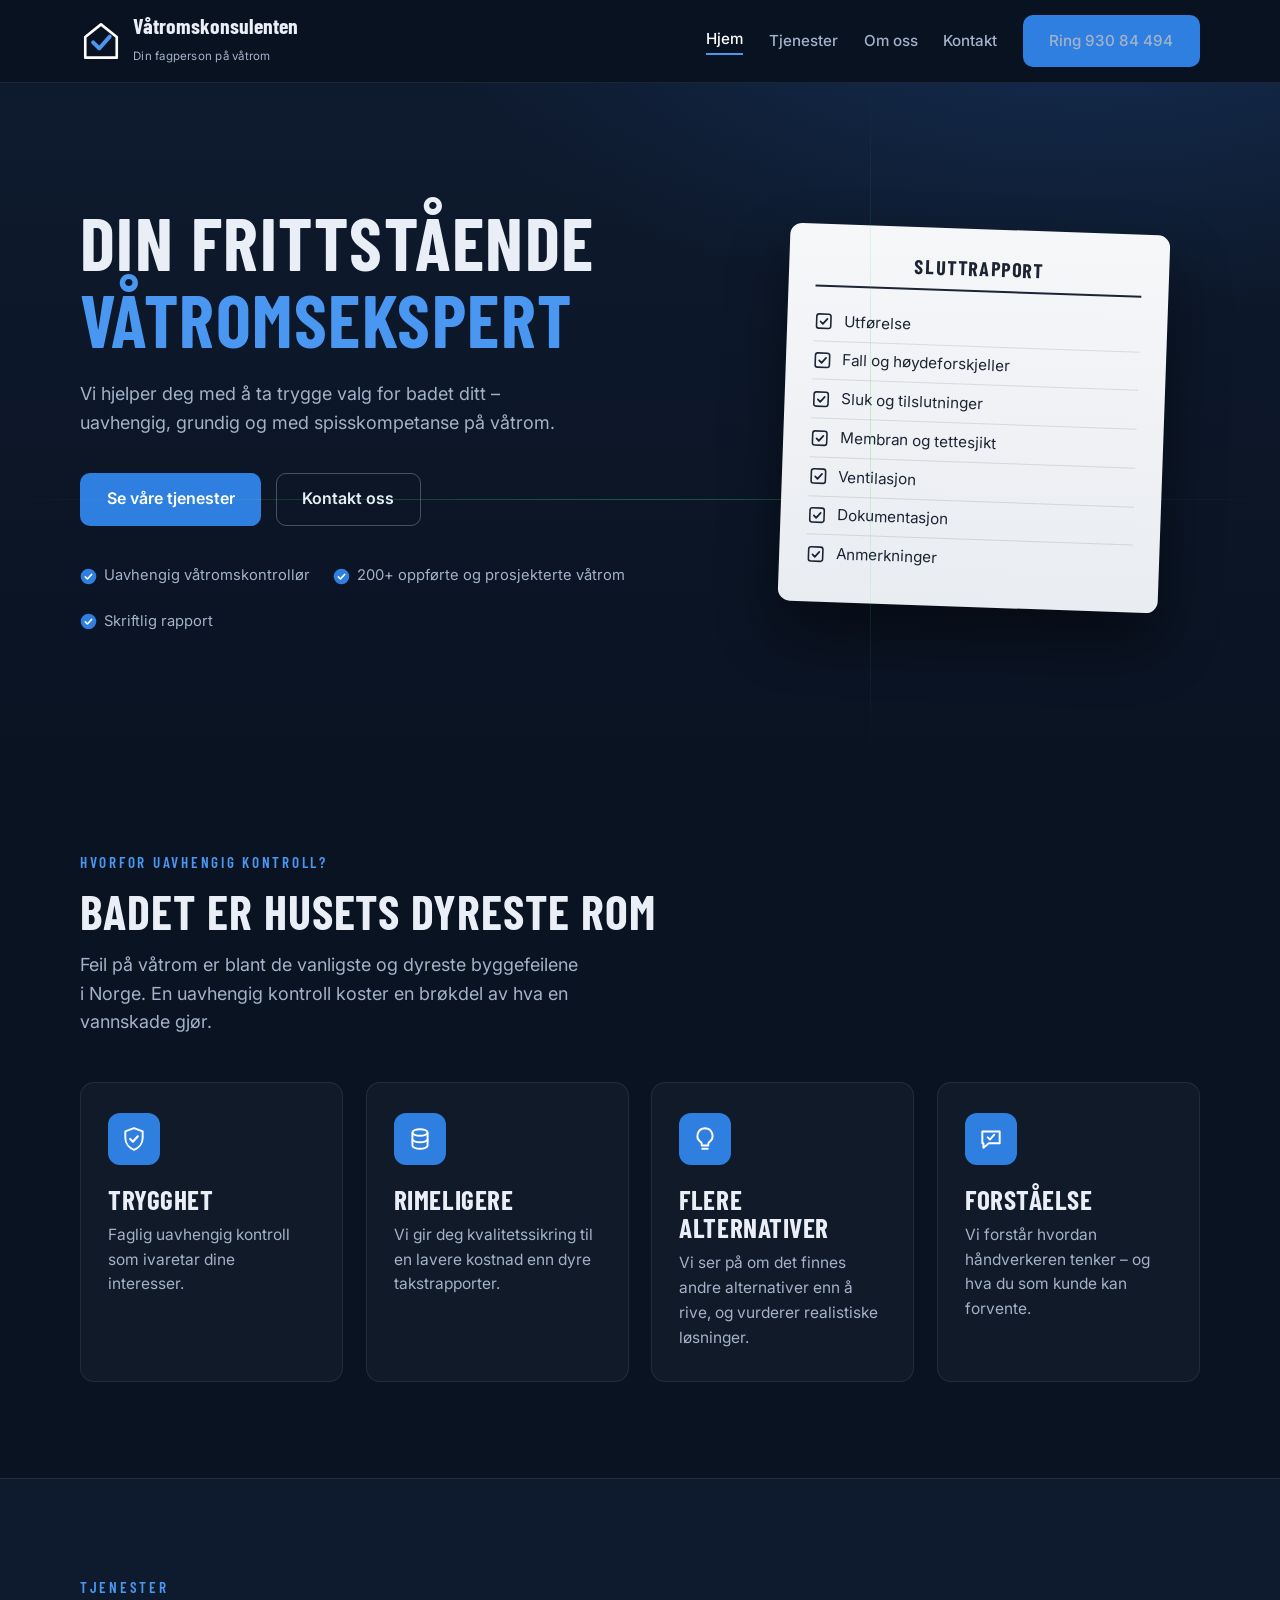
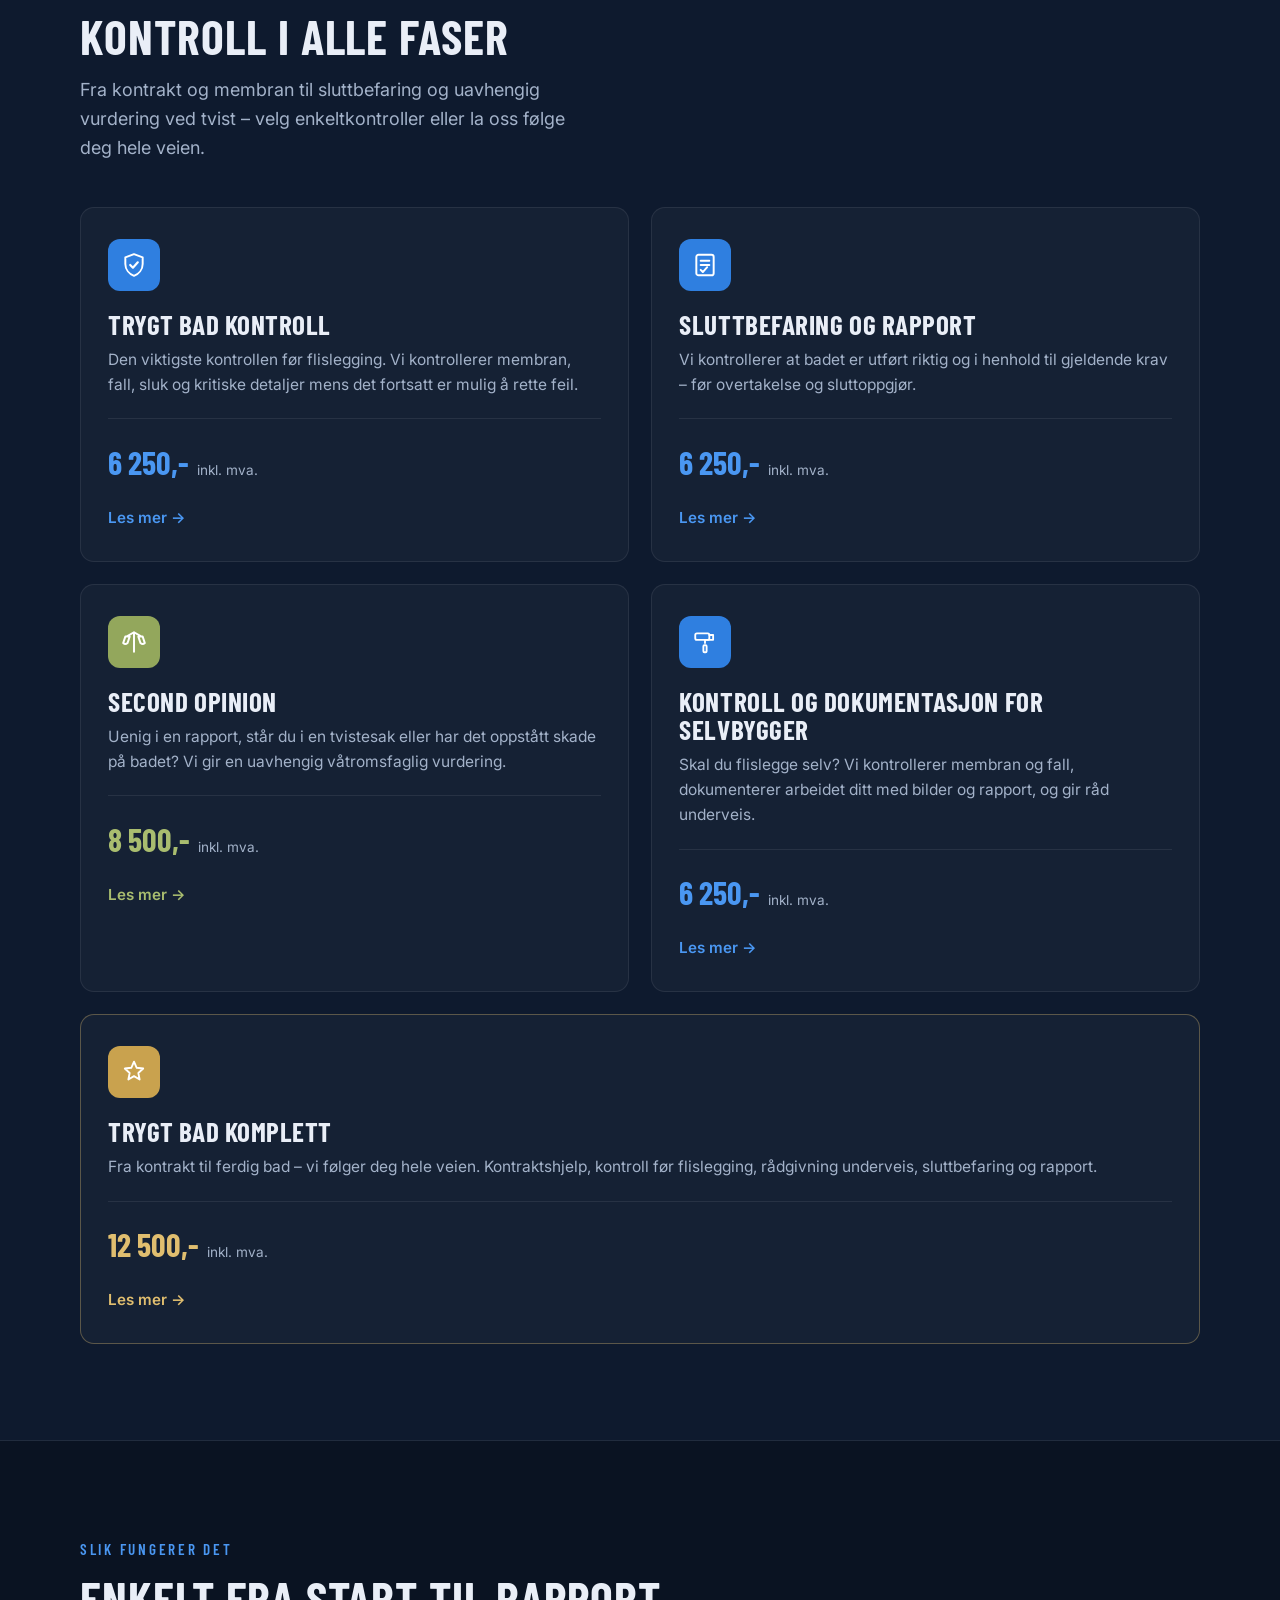
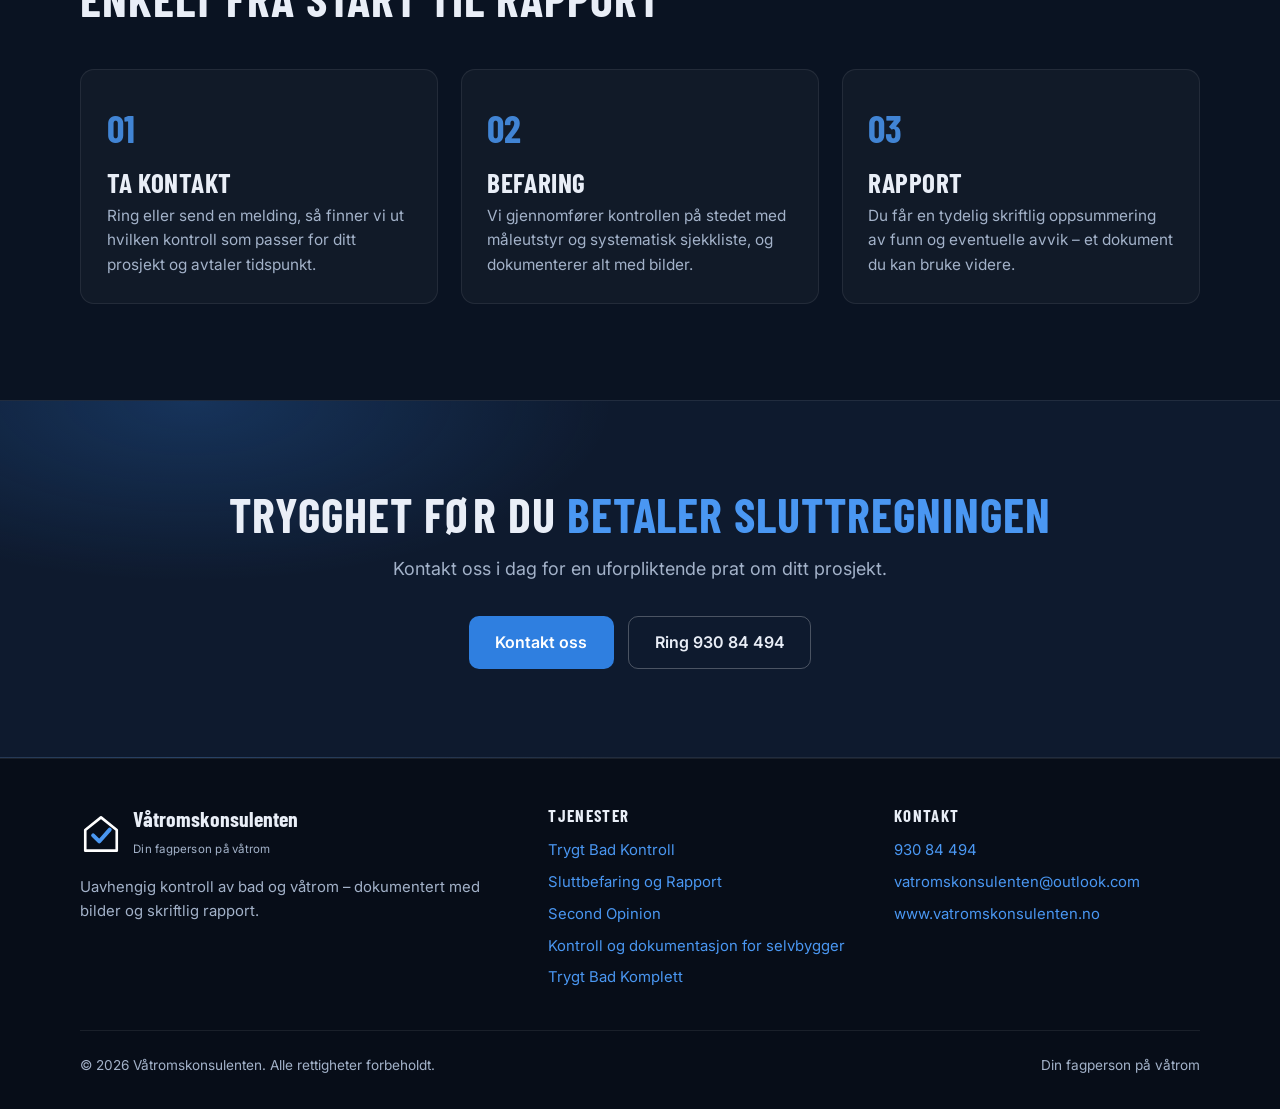
<file: index.html>
<!DOCTYPE html>
<html lang="no">
<head>
  <meta charset="UTF-8">
  <meta name="viewport" content="width=device-width, initial-scale=1.0">
  <meta name="theme-color" content="#0a1322">
  <link rel="icon" href="data:image/svg+xml,%3Csvg xmlns='http://www.w3.org/2000/svg' viewBox='0 0 48 48'%3E%3Crect width='48' height='48' rx='10' fill='%230a1322'/%3E%3Cpath d='M24 7 8 20v19h32V20L24 7z' fill='none' stroke='white' stroke-width='3' stroke-linejoin='round'/%3E%3Cpath d='M16 26l6.5 6.5L33 21' fill='none' stroke='%234a97f2' stroke-width='4.5' stroke-linecap='round' stroke-linejoin='round'/%3E%3C/svg%3E">
  <meta property="og:type" content="website">
  <meta property="og:site_name" content="Våtromskonsulenten">
  <meta property="og:locale" content="nb_NO">
  <meta property="og:title" content="Våtromskonsulenten – Din fagperson på våtrom">
  <meta property="og:description" content="Uavhengig kontroll av bad og våtrom. Fem tjenester med faste priser – fra kontroll før flislegging til sluttbefaring og second opinion.">
  <title>Våtromskonsulenten – Din fagperson på våtrom</title>
  <meta name="description" content="Uavhengig kontroll av bad og våtrom. Trygt Bad Kontroll før flislegging, sluttbefaring med rapport, og second opinion ved tvist eller skade.">
  <link rel="preconnect" href="https://fonts.googleapis.com">
  <link rel="preconnect" href="https://fonts.gstatic.com" crossorigin>
  <link href="https://fonts.googleapis.com/css2?family=Barlow+Condensed:wght@600;700&family=Inter:wght@400;500;600&display=swap" rel="stylesheet">
  <link rel="stylesheet" href="css/style.css">
</head>
<body>

<header class="site-header">
  <div class="container">
    <a href="index.html" class="brand">
      <svg class="brand-logo" viewBox="0 0 48 48" fill="none" aria-hidden="true">
        <path d="M24 5 6 19.5V43h36V19.5L24 5z" stroke="#fff" stroke-width="3" stroke-linejoin="round"/>
        <path d="M15 25.5l7 7L34 19" stroke="#4a97f2" stroke-width="4.5" stroke-linecap="round" stroke-linejoin="round"/>
      </svg>
      <span>
        <span class="brand-name">Våtromskonsulenten</span><br>
        <span class="brand-tag">Din fagperson på våtrom</span>
      </span>
    </a>
    <button class="nav-toggle" aria-label="Meny" aria-expanded="false">☰</button>
    <nav class="site-nav">
      <a href="index.html" aria-current="page">Hjem</a>
      <a href="tjenester.html">Tjenester</a>
      <a href="om-oss.html">Om oss</a>
      <a href="kontakt.html">Kontakt</a>
      <a href="tel:+4793084494" class="btn btn-primary">Ring 930 84 494</a>
    </nav>
  </div>
</header>

<main>

  <!-- Hero -->
  <section class="hero">
    <div class="container hero-grid">
      <div>
        <h1>Din frittstående<br><span class="accent-blue">våtromsekspert</span></h1>
        <p class="lead">Vi hjelper deg med å ta trygge valg for badet ditt – uavhengig, grundig og med spisskompetanse på våtrom.</p>
        <div class="hero-cta">
          <a href="tjenester.html" class="btn btn-primary">Se våre tjenester</a>
          <a href="kontakt.html" class="btn btn-outline">Kontakt oss</a>
        </div>
        <div class="hero-points">
          <span>
            <svg viewBox="0 0 24 24" fill="none" aria-hidden="true"><circle cx="12" cy="12" r="11" fill="#2f7fe0"/><path d="M7.5 12.5l3 3 6-6.5" stroke="#fff" stroke-width="2.2" stroke-linecap="round" stroke-linejoin="round"/></svg>
            Uavhengig våtromskontrollør
          </span>
          <span>
            <svg viewBox="0 0 24 24" fill="none" aria-hidden="true"><circle cx="12" cy="12" r="11" fill="#2f7fe0"/><path d="M7.5 12.5l3 3 6-6.5" stroke="#fff" stroke-width="2.2" stroke-linecap="round" stroke-linejoin="round"/></svg>
            200+ oppførte og prosjekterte våtrom
          </span>
          <span>
            <svg viewBox="0 0 24 24" fill="none" aria-hidden="true"><circle cx="12" cy="12" r="11" fill="#2f7fe0"/><path d="M7.5 12.5l3 3 6-6.5" stroke="#fff" stroke-width="2.2" stroke-linecap="round" stroke-linejoin="round"/></svg>
            Skriftlig rapport
          </span>
        </div>
      </div>
      <div>
        <div class="clipboard-card" aria-hidden="true">
          <h3>Sluttrapport</h3>
          <ul>
            <li><svg viewBox="0 0 24 24" fill="none"><rect x="3" y="3" width="18" height="18" rx="3" stroke="#1c2433" stroke-width="2"/><path d="M8 12.5l3 3 5.5-6.5" stroke="#1c2433" stroke-width="2.2" stroke-linecap="round" stroke-linejoin="round"/></svg> Utførelse</li>
            <li><svg viewBox="0 0 24 24" fill="none"><rect x="3" y="3" width="18" height="18" rx="3" stroke="#1c2433" stroke-width="2"/><path d="M8 12.5l3 3 5.5-6.5" stroke="#1c2433" stroke-width="2.2" stroke-linecap="round" stroke-linejoin="round"/></svg> Fall og høydeforskjeller</li>
            <li><svg viewBox="0 0 24 24" fill="none"><rect x="3" y="3" width="18" height="18" rx="3" stroke="#1c2433" stroke-width="2"/><path d="M8 12.5l3 3 5.5-6.5" stroke="#1c2433" stroke-width="2.2" stroke-linecap="round" stroke-linejoin="round"/></svg> Sluk og tilslutninger</li>
            <li><svg viewBox="0 0 24 24" fill="none"><rect x="3" y="3" width="18" height="18" rx="3" stroke="#1c2433" stroke-width="2"/><path d="M8 12.5l3 3 5.5-6.5" stroke="#1c2433" stroke-width="2.2" stroke-linecap="round" stroke-linejoin="round"/></svg> Membran og tettesjikt</li>
            <li><svg viewBox="0 0 24 24" fill="none"><rect x="3" y="3" width="18" height="18" rx="3" stroke="#1c2433" stroke-width="2"/><path d="M8 12.5l3 3 5.5-6.5" stroke="#1c2433" stroke-width="2.2" stroke-linecap="round" stroke-linejoin="round"/></svg> Ventilasjon</li>
            <li><svg viewBox="0 0 24 24" fill="none"><rect x="3" y="3" width="18" height="18" rx="3" stroke="#1c2433" stroke-width="2"/><path d="M8 12.5l3 3 5.5-6.5" stroke="#1c2433" stroke-width="2.2" stroke-linecap="round" stroke-linejoin="round"/></svg> Dokumentasjon</li>
            <li><svg viewBox="0 0 24 24" fill="none"><rect x="3" y="3" width="18" height="18" rx="3" stroke="#1c2433" stroke-width="2"/><path d="M8 12.5l3 3 5.5-6.5" stroke="#1c2433" stroke-width="2.2" stroke-linecap="round" stroke-linejoin="round"/></svg> Anmerkninger</li>
          </ul>
        </div>
      </div>
    </div>
  </section>

  <!-- Hvorfor -->
  <section class="section">
    <div class="container">
      <div class="section-head">
        <p class="eyebrow">Hvorfor uavhengig kontroll?</p>
        <h2>Badet er husets dyreste rom</h2>
        <p class="lead">Feil på våtrom er blant de vanligste og dyreste byggefeilene i Norge. En uavhengig kontroll koster en brøkdel av hva en vannskade gjør.</p>
      </div>
      <div class="grid-4">
        <div class="card">
          <div class="icon-badge">
            <svg viewBox="0 0 24 24" fill="none" aria-hidden="true"><path d="M12 2l8 3v6c0 5-3.5 9.2-8 11-4.5-1.8-8-6-8-11V5l8-3z" stroke="#fff" stroke-width="1.8" stroke-linejoin="round"/><path d="M8.5 12l2.5 2.5 4.5-5" stroke="#fff" stroke-width="2" stroke-linecap="round" stroke-linejoin="round"/></svg>
          </div>
          <h3>Trygghet</h3>
          <p>Faglig uavhengig kontroll som ivaretar dine interesser.</p>
        </div>
        <div class="card">
          <div class="icon-badge">
            <svg viewBox="0 0 24 24" fill="none" aria-hidden="true"><ellipse cx="12" cy="6" rx="7" ry="3" stroke="#fff" stroke-width="1.8"/><path d="M5 6v6c0 1.7 3.1 3 7 3s7-1.3 7-3V6" stroke="#fff" stroke-width="1.8"/><path d="M5 12v6c0 1.7 3.1 3 7 3s7-1.3 7-3v-6" stroke="#fff" stroke-width="1.8"/></svg>
          </div>
          <h3>Rimeligere</h3>
          <p>Vi gir deg kvalitetssikring til en lavere kostnad enn dyre takstrapporter.</p>
        </div>
        <div class="card">
          <div class="icon-badge">
            <svg viewBox="0 0 24 24" fill="none" aria-hidden="true"><path d="M12 2a7 7 0 0 0-4 12.7c.6.5 1 1.2 1 2V18h6v-1.3c0-.8.4-1.5 1-2A7 7 0 0 0 12 2z" stroke="#fff" stroke-width="1.8" stroke-linejoin="round"/><path d="M9.5 21h5" stroke="#fff" stroke-width="1.8" stroke-linecap="round"/></svg>
          </div>
          <h3>Flere alternativer</h3>
          <p>Vi ser på om det finnes andre alternativer enn å rive, og vurderer realistiske løsninger.</p>
        </div>
        <div class="card">
          <div class="icon-badge">
            <svg viewBox="0 0 24 24" fill="none" aria-hidden="true"><path d="M4 5h16v11H10l-5 4v-4H4V5z" stroke="#fff" stroke-width="1.8" stroke-linejoin="round"/><path d="M9 10.5l2 2 4-4.5" stroke="#fff" stroke-width="1.8" stroke-linecap="round" stroke-linejoin="round"/></svg>
          </div>
          <h3>Forståelse</h3>
          <p>Vi forstår hvordan håndverkeren tenker – og hva du som kunde kan forvente.</p>
        </div>
      </div>
    </div>
  </section>

  <!-- Tjenester teaser -->
  <section class="section section-alt">
    <div class="container">
      <div class="section-head">
        <p class="eyebrow">Tjenester</p>
        <h2>Kontroll i alle faser</h2>
        <p class="lead">Fra kontrakt og membran til sluttbefaring og uavhengig vurdering ved tvist – velg enkeltkontroller eller la oss følge deg hele veien.</p>
      </div>
      <div class="grid-2">
        <div class="card">
          <div class="icon-badge">
            <svg viewBox="0 0 24 24" fill="none" aria-hidden="true"><path d="M12 2l8 3v6c0 5-3.5 9.2-8 11-4.5-1.8-8-6-8-11V5l8-3z" stroke="#fff" stroke-width="1.8" stroke-linejoin="round"/><path d="M8.5 12l2.5 2.5 4.5-5" stroke="#fff" stroke-width="2" stroke-linecap="round" stroke-linejoin="round"/></svg>
          </div>
          <h3>Trygt Bad Kontroll</h3>
          <p>Den viktigste kontrollen før flislegging. Vi kontrollerer membran, fall, sluk og kritiske detaljer mens det fortsatt er mulig å rette feil.</p>
          <div class="price-row"><span class="price">6 250,-</span><span class="price-note">inkl. mva.</span></div>
          <a href="tjenester.html#trygt-bad" class="card-link">Les mer →</a>
        </div>
        <div class="card">
          <div class="icon-badge">
            <svg viewBox="0 0 24 24" fill="none" aria-hidden="true"><rect x="4" y="2.5" width="16" height="19" rx="2" stroke="#fff" stroke-width="1.8"/><path d="M8 8h8M8 12h8" stroke="#fff" stroke-width="1.8" stroke-linecap="round"/><path d="M8 16.5l2 2 4-4.5" stroke="#fff" stroke-width="1.8" stroke-linecap="round" stroke-linejoin="round"/></svg>
          </div>
          <h3>Sluttbefaring og Rapport</h3>
          <p>Vi kontrollerer at badet er utført riktig og i henhold til gjeldende krav – før overtakelse og sluttoppgjør.</p>
          <div class="price-row"><span class="price">6 250,-</span><span class="price-note">inkl. mva.</span></div>
          <a href="tjenester.html#sluttbefaring" class="card-link">Les mer →</a>
        </div>
        <div class="card green-hover">
          <div class="icon-badge green">
            <svg viewBox="0 0 24 24" fill="none" aria-hidden="true"><path d="M12 3v18M5 7l7-4 7 4M4 7h4l-2 6a3 3 0 0 1-4 0l2-6zm12 0h4l2 6a3 3 0 0 1-4 0l-2-6z" stroke="#fff" stroke-width="1.8" stroke-linecap="round" stroke-linejoin="round"/></svg>
          </div>
          <h3>Second Opinion</h3>
          <p>Uenig i en rapport, står du i en tvistesak eller har det oppstått skade på badet? Vi gir en uavhengig våtromsfaglig vurdering.</p>
          <div class="price-row"><span class="price green">8 500,-</span><span class="price-note">inkl. mva.</span></div>
          <a href="tjenester.html#second-opinion" class="card-link accent-green">Les mer →</a>
        </div>
        <div class="card">
          <div class="icon-badge">
            <svg viewBox="0 0 24 24" fill="none" aria-hidden="true"><rect x="3" y="4" width="13" height="6" rx="1.5" stroke="#fff" stroke-width="1.7"/><path d="M16 5.5h3.5v4.5H12v3" stroke="#fff" stroke-width="1.7" stroke-linecap="round" stroke-linejoin="round"/><rect x="10.5" y="15" width="3" height="6.5" rx="1" stroke="#fff" stroke-width="1.7"/></svg>
          </div>
          <h3>Kontroll og dokumentasjon for selvbygger</h3>
          <p>Skal du flislegge selv? Vi kontrollerer membran og fall, dokumenterer arbeidet ditt med bilder og rapport, og gir råd underveis.</p>
          <div class="price-row"><span class="price">6 250,-</span><span class="price-note">inkl. mva.</span></div>
          <a href="tjenester.html#selvbygger" class="card-link">Les mer →</a>
        </div>
        <div class="card gold-hover gold-border" style="grid-column: 1 / -1;">
          <div class="icon-badge gold">
            <svg viewBox="0 0 24 24" fill="none" aria-hidden="true"><path d="M12 2.5l2.5 5.6 6 .7-4.5 4.1 1.2 6-5.2-3.1-5.2 3.1 1.2-6L3.5 8.8l6-.7L12 2.5z" stroke="#fff" stroke-width="1.7" stroke-linejoin="round"/></svg>
          </div>
          <h3>Trygt Bad Komplett</h3>
          <p>Fra kontrakt til ferdig bad – vi følger deg hele veien. Kontraktshjelp, kontroll før flislegging, rådgivning underveis, sluttbefaring og rapport.</p>
          <div class="price-row"><span class="price gold">12 500,-</span><span class="price-note">inkl. mva.</span></div>
          <a href="tjenester.html#komplett" class="card-link accent-gold">Les mer →</a>
        </div>
      </div>
    </div>
  </section>

  <!-- Prosess -->
  <section class="section">
    <div class="container">
      <div class="section-head">
        <p class="eyebrow">Slik fungerer det</p>
        <h2>Enkelt fra start til rapport</h2>
      </div>
      <div class="steps">
        <div class="step">
          <h3>Ta kontakt</h3>
          <p>Ring eller send en melding, så finner vi ut hvilken kontroll som passer for ditt prosjekt og avtaler tidspunkt.</p>
        </div>
        <div class="step">
          <h3>Befaring</h3>
          <p>Vi gjennomfører kontrollen på stedet med måleutstyr og systematisk sjekkliste, og dokumenterer alt med bilder.</p>
        </div>
        <div class="step">
          <h3>Rapport</h3>
          <p>Du får en tydelig skriftlig oppsummering av funn og eventuelle avvik – et dokument du kan bruke videre.</p>
        </div>
      </div>
    </div>
  </section>

  <!-- CTA -->
  <section class="cta-band">
    <div class="container">
      <h2>Trygghet før du <span class="accent-blue">betaler sluttregningen</span></h2>
      <p class="lead" style="max-width: 52ch;">Kontakt oss i dag for en uforpliktende prat om ditt prosjekt.</p>
      <div class="btn-row">
        <a href="kontakt.html" class="btn btn-primary">Kontakt oss</a>
        <a href="tel:+4793084494" class="btn btn-outline">Ring 930 84 494</a>
      </div>
    </div>
  </section>

</main>

<footer class="site-footer">
  <div class="container">
    <div class="footer-grid">
      <div>
        <a href="index.html" class="brand" style="margin-bottom: 1rem;">
          <svg class="brand-logo" viewBox="0 0 48 48" fill="none" aria-hidden="true">
            <path d="M24 5 6 19.5V43h36V19.5L24 5z" stroke="#fff" stroke-width="3" stroke-linejoin="round"/>
            <path d="M15 25.5l7 7L34 19" stroke="#4a97f2" stroke-width="4.5" stroke-linecap="round" stroke-linejoin="round"/>
          </svg>
          <span>
            <span class="brand-name">Våtromskonsulenten</span><br>
            <span class="brand-tag">Din fagperson på våtrom</span>
          </span>
        </a>
        <p>Uavhengig kontroll av bad og våtrom – dokumentert med bilder og skriftlig rapport.</p>
      </div>
      <div>
        <h3>Tjenester</h3>
        <ul>
          <li><a href="tjenester.html#trygt-bad">Trygt Bad Kontroll</a></li>
          <li><a href="tjenester.html#sluttbefaring">Sluttbefaring og Rapport</a></li>
          <li><a href="tjenester.html#second-opinion">Second Opinion</a></li>
          <li><a href="tjenester.html#selvbygger">Kontroll og dokumentasjon for selvbygger</a></li>
          <li><a href="tjenester.html#komplett">Trygt Bad Komplett</a></li>
        </ul>
      </div>
      <div>
        <h3>Kontakt</h3>
        <ul>
          <li><a href="tel:+4793084494">930 84 494</a></li>
          <li><a href="mailto:vatromskonsulenten@outlook.com">vatromskonsulenten@outlook.com</a></li>
          <li><a href="https://www.vatromskonsulenten.no">www.vatromskonsulenten.no</a></li>
        </ul>
      </div>
    </div>
    <div class="footer-bottom">
      <span>© 2026 Våtromskonsulenten. Alle rettigheter forbeholdt.</span>
      <span>Din fagperson på våtrom</span>
    </div>
  </div>
</footer>

<script src="js/main.js"></script>
</body>
</html>
</file>
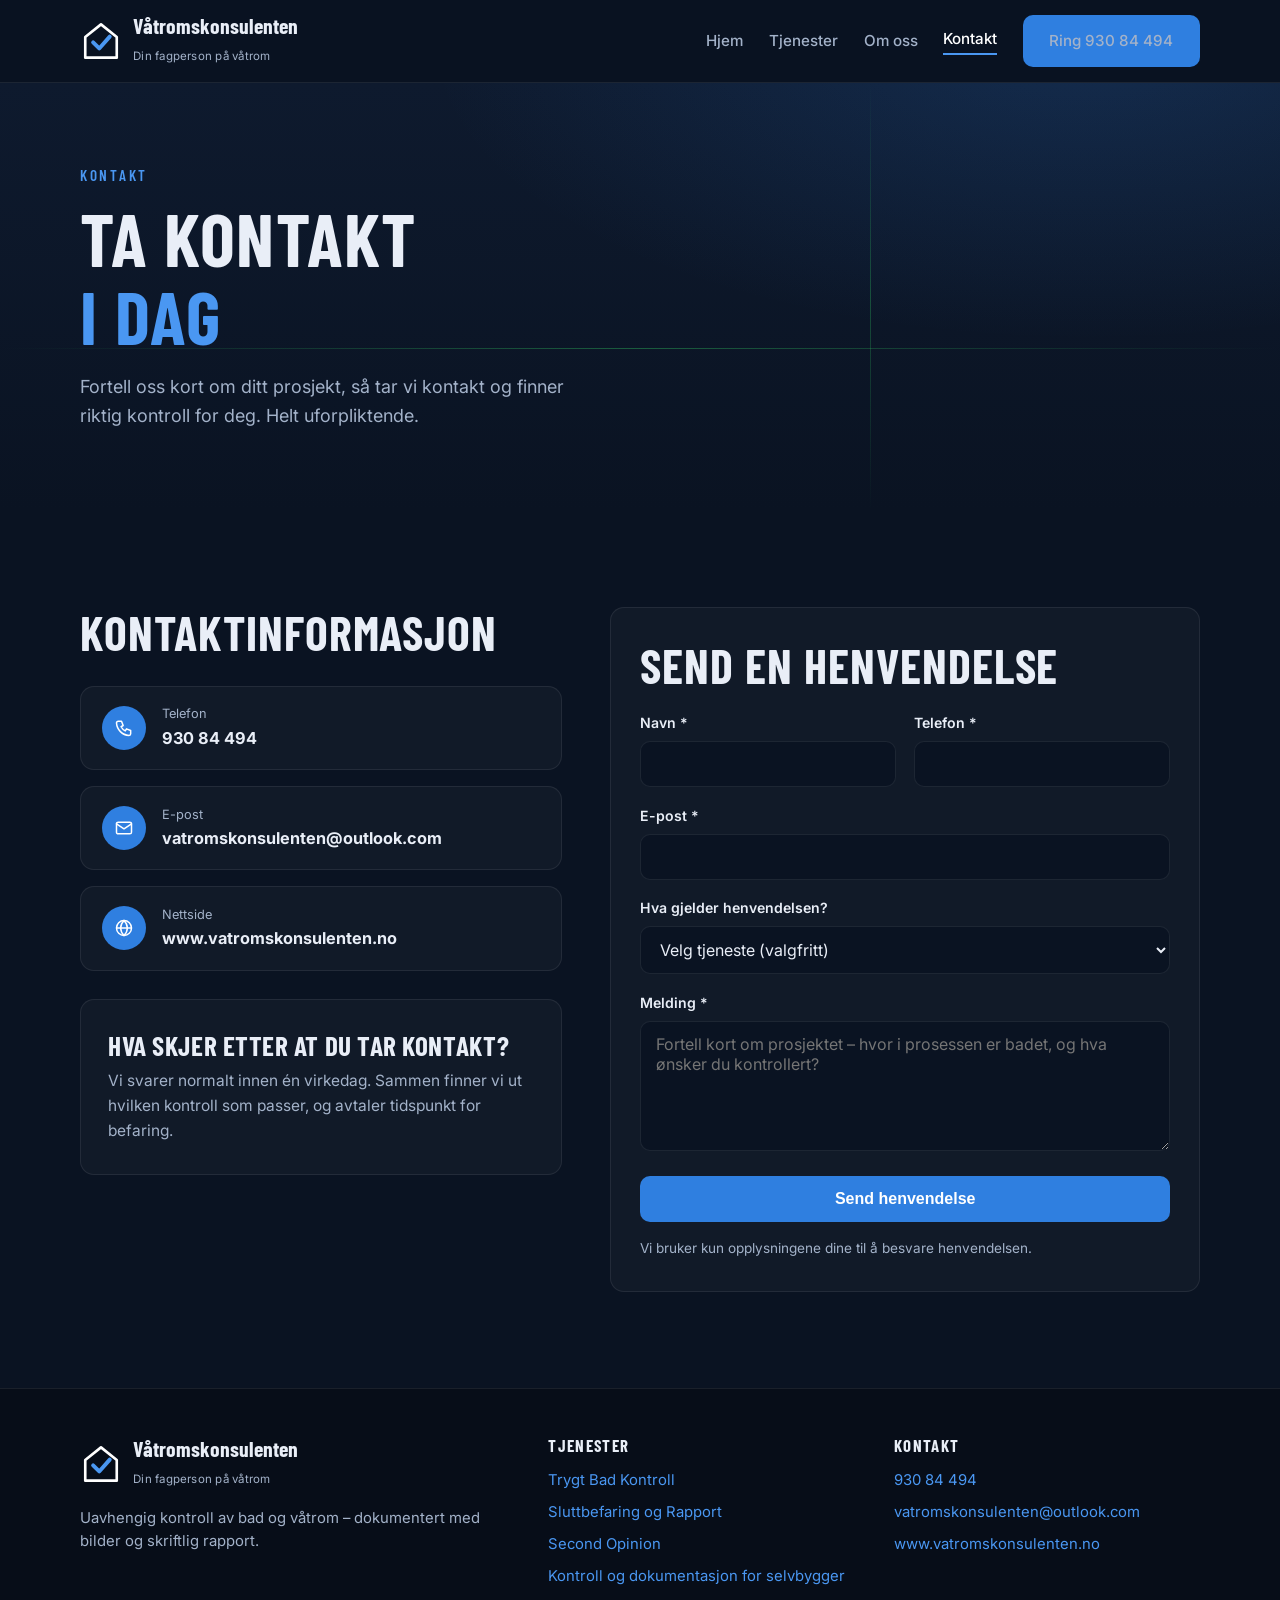
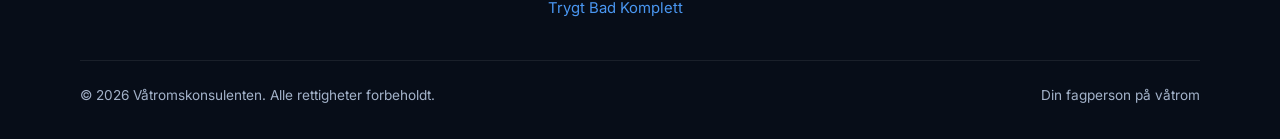
<file: kontakt.html>
<!DOCTYPE html>
<html lang="no">
<head>
  <meta charset="UTF-8">
  <meta name="viewport" content="width=device-width, initial-scale=1.0">
  <meta name="theme-color" content="#0a1322">
  <link rel="icon" href="data:image/svg+xml,%3Csvg xmlns='http://www.w3.org/2000/svg' viewBox='0 0 48 48'%3E%3Crect width='48' height='48' rx='10' fill='%230a1322'/%3E%3Cpath d='M24 7 8 20v19h32V20L24 7z' fill='none' stroke='white' stroke-width='3' stroke-linejoin='round'/%3E%3Cpath d='M16 26l6.5 6.5L33 21' fill='none' stroke='%234a97f2' stroke-width='4.5' stroke-linecap='round' stroke-linejoin='round'/%3E%3C/svg%3E">
  <meta property="og:type" content="website">
  <meta property="og:site_name" content="Våtromskonsulenten">
  <meta property="og:locale" content="nb_NO">
  <meta property="og:title" content="Kontakt oss – Våtromskonsulenten">
  <meta property="og:description" content="Ring 930 84 494 eller send oss en henvendelse – vi svarer normalt innen én virkedag.">
  <title>Kontakt oss – Våtromskonsulenten</title>
  <meta name="description" content="Kontakt Våtromskonsulenten for uavhengig kontroll av bad og våtrom. Ring 930 84 494 eller send oss en henvendelse.">
  <link rel="preconnect" href="https://fonts.googleapis.com">
  <link rel="preconnect" href="https://fonts.gstatic.com" crossorigin>
  <link href="https://fonts.googleapis.com/css2?family=Barlow+Condensed:wght@600;700&family=Inter:wght@400;500;600&display=swap" rel="stylesheet">
  <link rel="stylesheet" href="css/style.css">
</head>
<body>

<header class="site-header">
  <div class="container">
    <a href="index.html" class="brand">
      <svg class="brand-logo" viewBox="0 0 48 48" fill="none" aria-hidden="true">
        <path d="M24 5 6 19.5V43h36V19.5L24 5z" stroke="#fff" stroke-width="3" stroke-linejoin="round"/>
        <path d="M15 25.5l7 7L34 19" stroke="#4a97f2" stroke-width="4.5" stroke-linecap="round" stroke-linejoin="round"/>
      </svg>
      <span>
        <span class="brand-name">Våtromskonsulenten</span><br>
        <span class="brand-tag">Din fagperson på våtrom</span>
      </span>
    </a>
    <button class="nav-toggle" aria-label="Meny" aria-expanded="false">☰</button>
    <nav class="site-nav">
      <a href="index.html">Hjem</a>
      <a href="tjenester.html">Tjenester</a>
      <a href="om-oss.html">Om oss</a>
      <a href="kontakt.html" aria-current="page">Kontakt</a>
      <a href="tel:+4793084494" class="btn btn-primary">Ring 930 84 494</a>
    </nav>
  </div>
</header>

<main>

  <section class="hero" style="padding-block: clamp(3rem, 7vw, 5rem);">
    <div class="container">
      <p class="eyebrow">Kontakt</p>
      <h1>Ta kontakt<br><span class="accent-blue">i dag</span></h1>
      <p class="lead" style="margin-top: 1.2rem;">Fortell oss kort om ditt prosjekt, så tar vi kontakt og finner riktig kontroll for deg. Helt uforpliktende.</p>
    </div>
  </section>

  <section class="section">
    <div class="container contact-grid">

      <div>
        <h2>Kontaktinformasjon</h2>
        <div class="contact-list">
          <a href="tel:+4793084494" class="contact-item">
            <span class="icon-badge">
              <svg viewBox="0 0 24 24" fill="none" aria-hidden="true"><path d="M5 4h4l2 5-2.5 1.5a12 12 0 0 0 5 5L15 13l5 2v4a2 2 0 0 1-2 2A16 16 0 0 1 3 6a2 2 0 0 1 2-2z" stroke="#fff" stroke-width="1.8" stroke-linejoin="round"/></svg>
            </span>
            <span><small>Telefon</small><strong>930 84 494</strong></span>
          </a>
          <a href="mailto:vatromskonsulenten@outlook.com" class="contact-item">
            <span class="icon-badge">
              <svg viewBox="0 0 24 24" fill="none" aria-hidden="true"><rect x="3" y="5" width="18" height="14" rx="2" stroke="#fff" stroke-width="1.8"/><path d="M3 7l9 6 9-6" stroke="#fff" stroke-width="1.8" stroke-linecap="round" stroke-linejoin="round"/></svg>
            </span>
            <span><small>E-post</small><strong>vatromskonsulenten@outlook.com</strong></span>
          </a>
          <a href="https://www.vatromskonsulenten.no" class="contact-item">
            <span class="icon-badge">
              <svg viewBox="0 0 24 24" fill="none" aria-hidden="true"><circle cx="12" cy="12" r="9" stroke="#fff" stroke-width="1.8"/><path d="M3 12h18M12 3c2.5 2.6 4 5.6 4 9s-1.5 6.4-4 9c-2.5-2.6-4-5.6-4-9s1.5-6.4 4-9z" stroke="#fff" stroke-width="1.8"/></svg>
            </span>
            <span><small>Nettside</small><strong>www.vatromskonsulenten.no</strong></span>
          </a>
        </div>

        <div class="card" style="margin-top: 1.8rem;">
          <h3>Hva skjer etter at du tar kontakt?</h3>
          <p style="margin-top: 0.6rem;">Vi svarer normalt innen én virkedag. Sammen finner vi ut hvilken kontroll som passer, og avtaler tidspunkt for befaring.</p>
        </div>
      </div>

      <div>
        <div class="form-card">
          <h2 style="margin-bottom: 1.4rem;">Send en henvendelse</h2>
          <!--
            SKJEMAOPPSETT (gjøres ved lansering):
            1. Opprett gratis konto på https://formspree.io
            2. Lag et nytt skjema og kopier skjema-ID-en (ser ut som "xabcdefg")
            3. Bytt ut FORM_ID i action-attributtet under med den ekte ID-en
            Skjemaet sender da e-post rett til innboksen – ingen backend nødvendig.
          -->
          <form id="contact-form" action="https://formspree.io/f/FORM_ID" method="POST">
            <div class="form-grid">
              <div class="form-row">
                <div class="field">
                  <label for="name">Navn *</label>
                  <input type="text" id="name" name="navn" required autocomplete="name">
                </div>
                <div class="field">
                  <label for="phone">Telefon *</label>
                  <input type="tel" id="phone" name="telefon" required autocomplete="tel">
                </div>
              </div>
              <div class="field">
                <label for="email">E-post *</label>
                <input type="email" id="email" name="epost" required autocomplete="email">
              </div>
              <div class="field">
                <label for="service">Hva gjelder henvendelsen?</label>
                <select id="service" name="tjeneste">
                  <option value="">Velg tjeneste (valgfritt)</option>
                  <option value="Trygt Bad Kontroll">Trygt Bad Kontroll – før flislegging</option>
                  <option value="Sluttbefaring og Rapport">Sluttbefaring og Rapport – før overtakelse</option>
                  <option value="Second Opinion">Second Opinion – tvist eller skade</option>
                  <option value="Kontroll og dokumentasjon for selvbygger">Kontroll og dokumentasjon for selvbygger</option>
                  <option value="Trygt Bad Komplett">Trygt Bad Komplett – fra kontrakt til ferdig bad</option>
                  <option value="Annet">Annet / usikker</option>
                </select>
              </div>
              <div class="field">
                <label for="message">Melding *</label>
                <textarea id="message" name="melding" required placeholder="Fortell kort om prosjektet – hvor i prosessen er badet, og hva ønsker du kontrollert?"></textarea>
              </div>
              <button type="submit" class="btn btn-primary" style="justify-content: center;">Send henvendelse</button>
            </div>
            <p class="form-status" id="form-status" role="status"></p>
            <p class="form-note">Vi bruker kun opplysningene dine til å besvare henvendelsen.</p>
          </form>
        </div>
      </div>

    </div>
  </section>

</main>

<footer class="site-footer">
  <div class="container">
    <div class="footer-grid">
      <div>
        <a href="index.html" class="brand" style="margin-bottom: 1rem;">
          <svg class="brand-logo" viewBox="0 0 48 48" fill="none" aria-hidden="true">
            <path d="M24 5 6 19.5V43h36V19.5L24 5z" stroke="#fff" stroke-width="3" stroke-linejoin="round"/>
            <path d="M15 25.5l7 7L34 19" stroke="#4a97f2" stroke-width="4.5" stroke-linecap="round" stroke-linejoin="round"/>
          </svg>
          <span>
            <span class="brand-name">Våtromskonsulenten</span><br>
            <span class="brand-tag">Din fagperson på våtrom</span>
          </span>
        </a>
        <p>Uavhengig kontroll av bad og våtrom – dokumentert med bilder og skriftlig rapport.</p>
      </div>
      <div>
        <h3>Tjenester</h3>
        <ul>
          <li><a href="tjenester.html#trygt-bad">Trygt Bad Kontroll</a></li>
          <li><a href="tjenester.html#sluttbefaring">Sluttbefaring og Rapport</a></li>
          <li><a href="tjenester.html#second-opinion">Second Opinion</a></li>
          <li><a href="tjenester.html#selvbygger">Kontroll og dokumentasjon for selvbygger</a></li>
          <li><a href="tjenester.html#komplett">Trygt Bad Komplett</a></li>
        </ul>
      </div>
      <div>
        <h3>Kontakt</h3>
        <ul>
          <li><a href="tel:+4793084494">930 84 494</a></li>
          <li><a href="mailto:vatromskonsulenten@outlook.com">vatromskonsulenten@outlook.com</a></li>
          <li><a href="https://www.vatromskonsulenten.no">www.vatromskonsulenten.no</a></li>
        </ul>
      </div>
    </div>
    <div class="footer-bottom">
      <span>© 2026 Våtromskonsulenten. Alle rettigheter forbeholdt.</span>
      <span>Din fagperson på våtrom</span>
    </div>
  </div>
</footer>

<script src="js/main.js"></script>
</body>
</html>
</file>
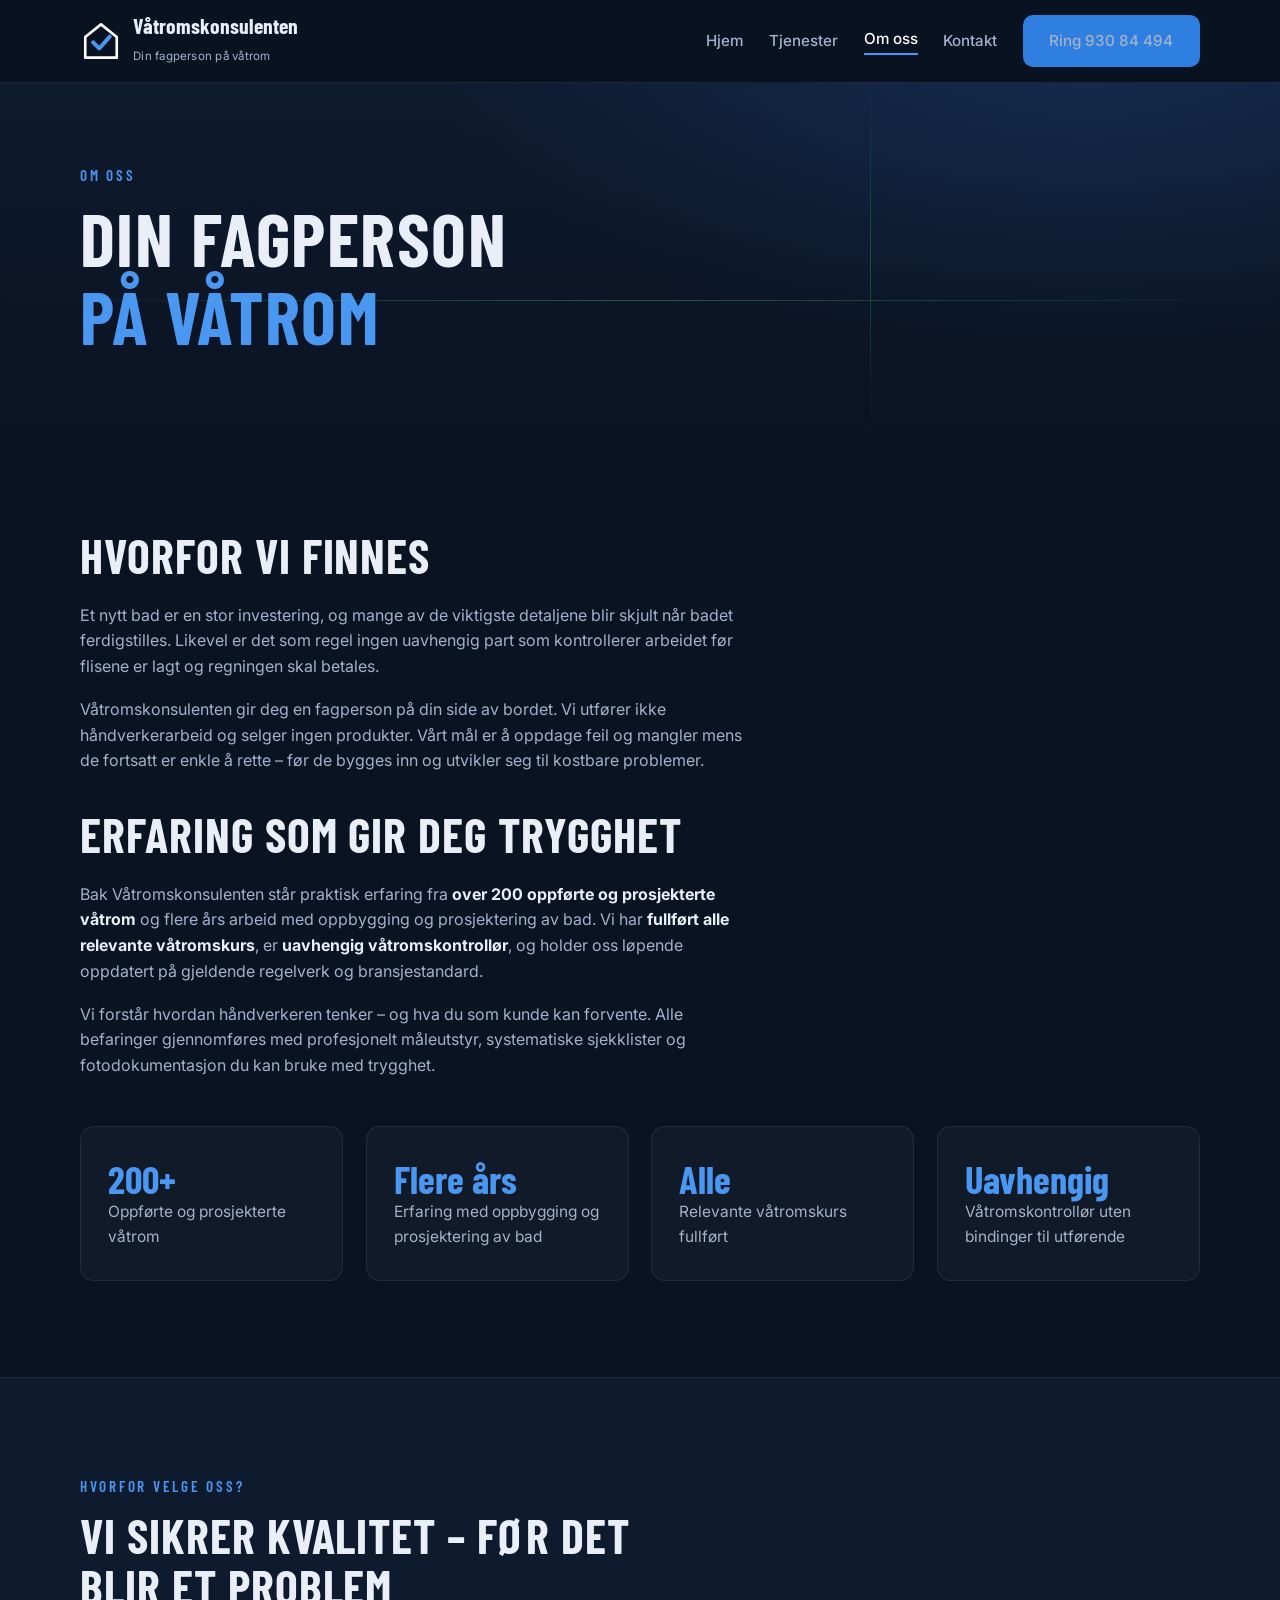
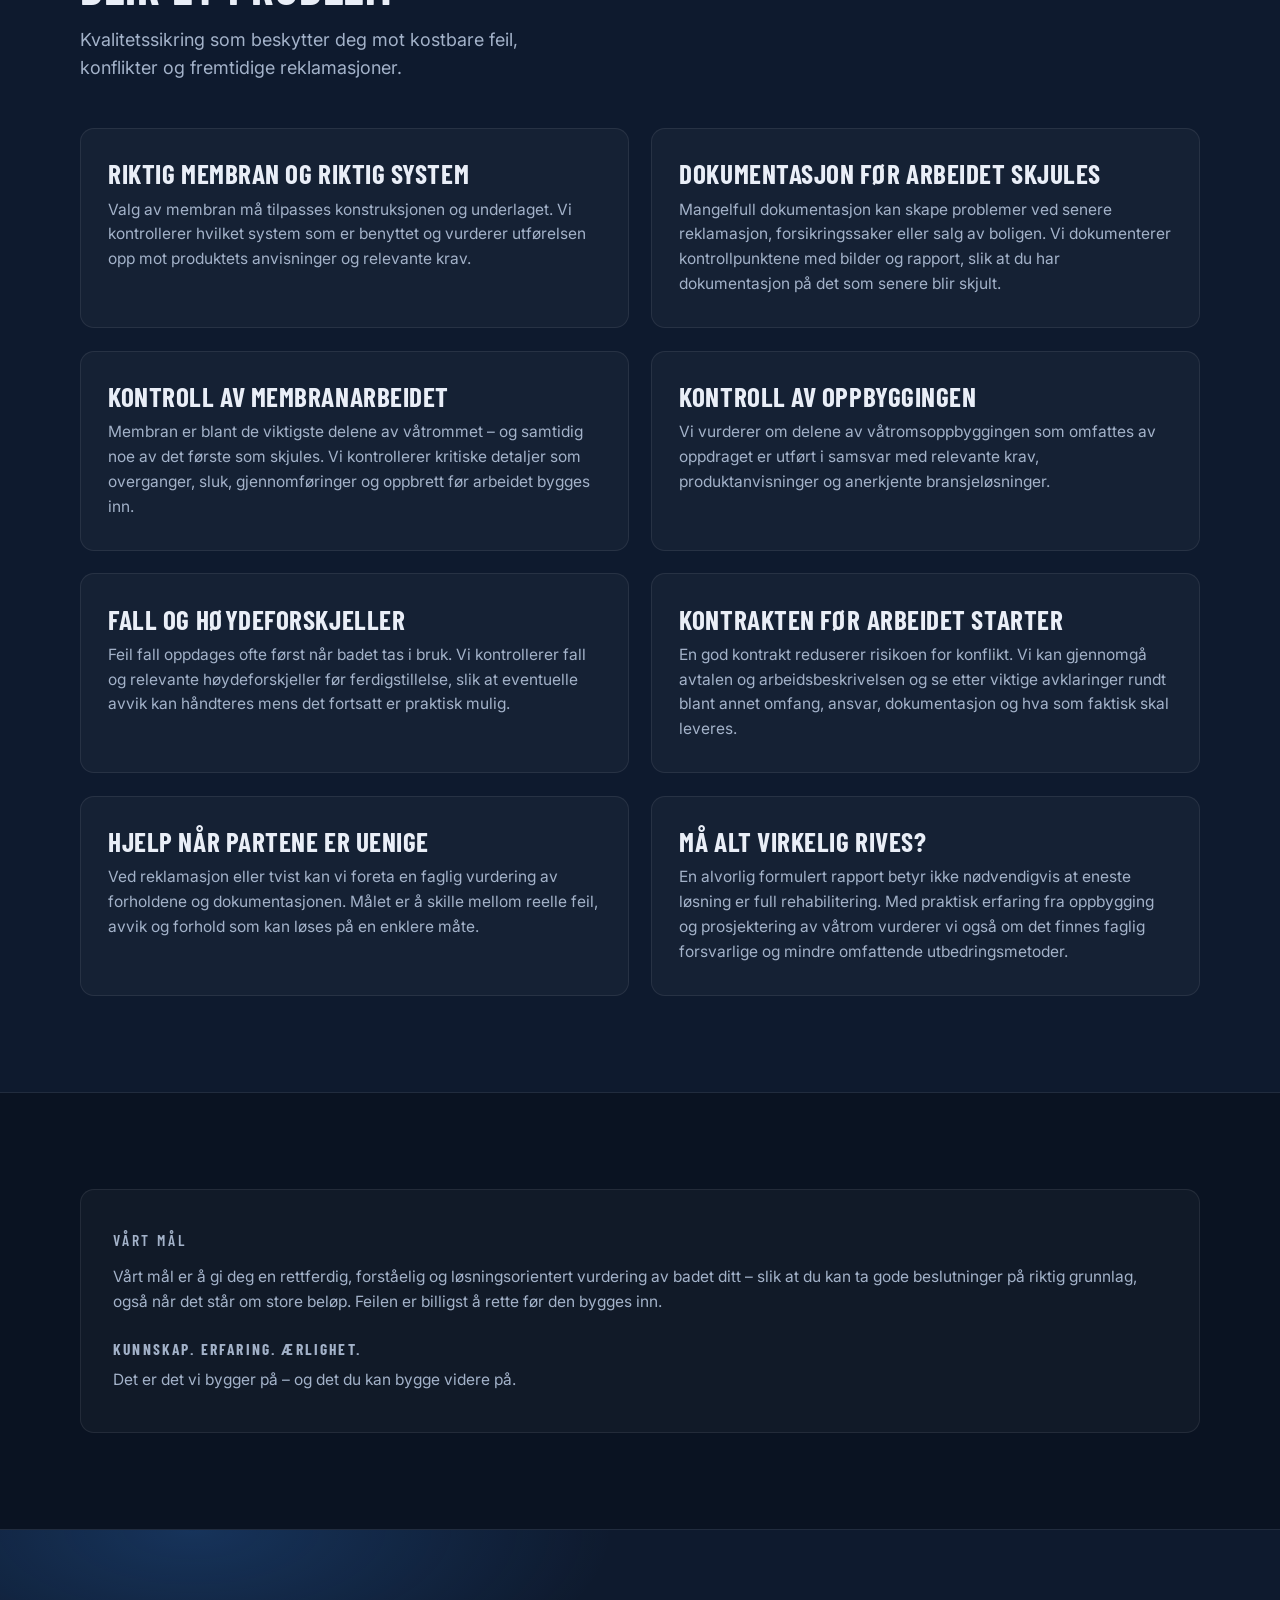
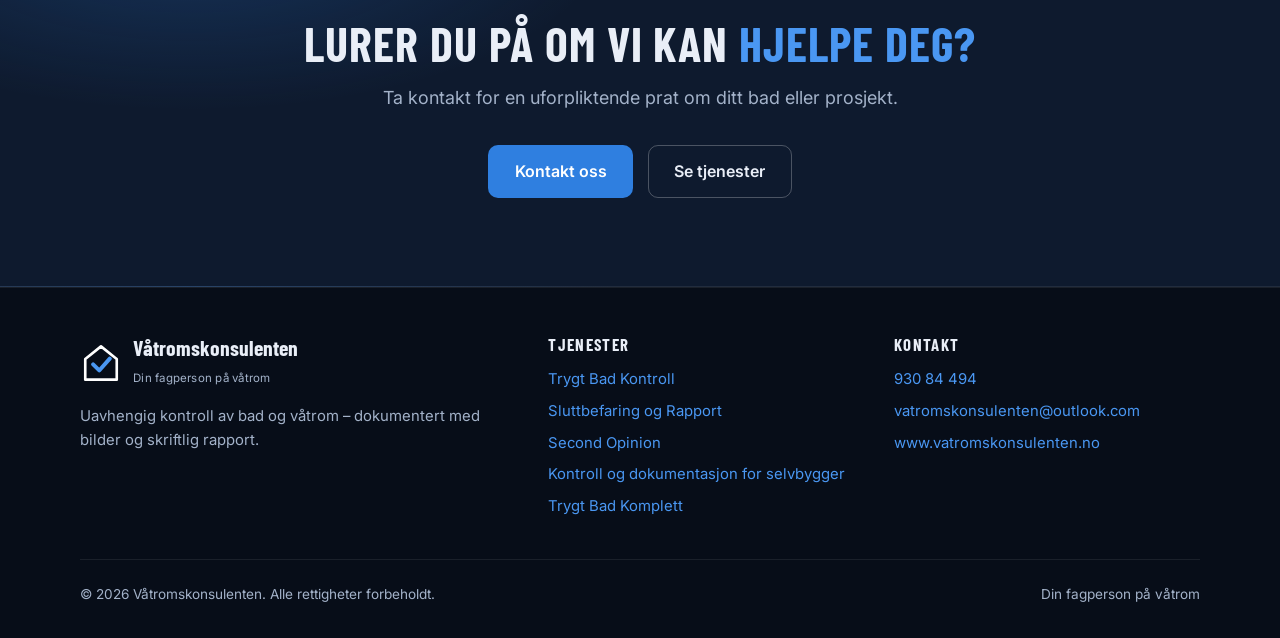
<file: om-oss.html>
<!DOCTYPE html>
<html lang="no">
<head>
  <meta charset="UTF-8">
  <meta name="viewport" content="width=device-width, initial-scale=1.0">
  <meta name="theme-color" content="#0a1322">
  <link rel="icon" href="data:image/svg+xml,%3Csvg xmlns='http://www.w3.org/2000/svg' viewBox='0 0 48 48'%3E%3Crect width='48' height='48' rx='10' fill='%230a1322'/%3E%3Cpath d='M24 7 8 20v19h32V20L24 7z' fill='none' stroke='white' stroke-width='3' stroke-linejoin='round'/%3E%3Cpath d='M16 26l6.5 6.5L33 21' fill='none' stroke='%234a97f2' stroke-width='4.5' stroke-linecap='round' stroke-linejoin='round'/%3E%3C/svg%3E">
  <meta property="og:type" content="website">
  <meta property="og:site_name" content="Våtromskonsulenten">
  <meta property="og:locale" content="nb_NO">
  <meta property="og:title" content="Om oss – Våtromskonsulenten">
  <meta property="og:description" content="Uavhengig våtromskontrollør med erfaring fra 200+ våtrom. Kunnskap. Erfaring. Ærlighet.">
  <title>Om oss – Våtromskonsulenten</title>
  <meta name="description" content="Våtromskonsulenten er en uavhengig fagperson på våtrom. Vi kontrollerer bad i alle faser og ivaretar boligeierens interesser.">
  <link rel="preconnect" href="https://fonts.googleapis.com">
  <link rel="preconnect" href="https://fonts.gstatic.com" crossorigin>
  <link href="https://fonts.googleapis.com/css2?family=Barlow+Condensed:wght@600;700&family=Inter:wght@400;500;600&display=swap" rel="stylesheet">
  <link rel="stylesheet" href="css/style.css">
</head>
<body>

<header class="site-header">
  <div class="container">
    <a href="index.html" class="brand">
      <svg class="brand-logo" viewBox="0 0 48 48" fill="none" aria-hidden="true">
        <path d="M24 5 6 19.5V43h36V19.5L24 5z" stroke="#fff" stroke-width="3" stroke-linejoin="round"/>
        <path d="M15 25.5l7 7L34 19" stroke="#4a97f2" stroke-width="4.5" stroke-linecap="round" stroke-linejoin="round"/>
      </svg>
      <span>
        <span class="brand-name">Våtromskonsulenten</span><br>
        <span class="brand-tag">Din fagperson på våtrom</span>
      </span>
    </a>
    <button class="nav-toggle" aria-label="Meny" aria-expanded="false">☰</button>
    <nav class="site-nav">
      <a href="index.html">Hjem</a>
      <a href="tjenester.html">Tjenester</a>
      <a href="om-oss.html" aria-current="page">Om oss</a>
      <a href="kontakt.html">Kontakt</a>
      <a href="tel:+4793084494" class="btn btn-primary">Ring 930 84 494</a>
    </nav>
  </div>
</header>

<main>

  <section class="hero" style="padding-block: clamp(3rem, 7vw, 5rem);">
    <div class="container">
      <p class="eyebrow">Om oss</p>
      <h1>Din fagperson<br><span class="accent-blue">på våtrom</span></h1>
    </div>
  </section>

  <section class="section">
    <div class="container">
      <div class="prose">
        <h2 style="margin-bottom: 1.4rem;">Hvorfor vi finnes</h2>
        <p>Et nytt bad er en stor investering, og mange av de viktigste detaljene blir skjult når badet ferdigstilles. Likevel er det som regel ingen uavhengig part som kontrollerer arbeidet før flisene er lagt og regningen skal betales.</p>
        <p>Våtromskonsulenten gir deg en fagperson på din side av bordet. Vi utfører ikke håndverkerarbeid og selger ingen produkter. Vårt mål er å oppdage feil og mangler mens de fortsatt er enkle å rette – før de bygges inn og utvikler seg til kostbare problemer.</p>

        <h2 style="margin-block: 2.2rem 1.4rem;">Erfaring som gir deg trygghet</h2>
        <p>Bak Våtromskonsulenten står praktisk erfaring fra <strong>over 200 oppførte og prosjekterte våtrom</strong> og flere års arbeid med oppbygging og prosjektering av bad. Vi har <strong>fullført alle relevante våtromskurs</strong>, er <strong>uavhengig våtromskontrollør</strong>, og holder oss løpende oppdatert på gjeldende regelverk og bransjestandard.</p>
        <p>Vi forstår hvordan håndverkeren tenker – og hva du som kunde kan forvente. Alle befaringer gjennomføres med profesjonelt måleutstyr, systematiske sjekklister og fotodokumentasjon du kan bruke med trygghet.</p>
      </div>

      <div class="grid-4" style="margin-top: 3rem;">
        <div class="card">
          <div class="stat-num">200+</div>
          <p>Oppførte og prosjekterte våtrom</p>
        </div>
        <div class="card">
          <div class="stat-num">Flere års</div>
          <p>Erfaring med oppbygging og prosjektering av bad</p>
        </div>
        <div class="card">
          <div class="stat-num">Alle</div>
          <p>Relevante våtromskurs fullført</p>
        </div>
        <div class="card">
          <div class="stat-num">Uavhengig</div>
          <p>Våtromskontrollør uten bindinger til utførende</p>
        </div>
      </div>
    </div>
  </section>

  <section class="section section-alt">
    <div class="container">
      <div class="section-head">
        <p class="eyebrow">Hvorfor velge oss?</p>
        <h2>Vi sikrer kvalitet – før det blir et problem</h2>
        <p class="lead">Kvalitetssikring som beskytter deg mot kostbare feil, konflikter og fremtidige reklamasjoner.</p>
      </div>
      <div class="grid-2">
        <div class="card">
          <h3>Riktig membran og riktig system</h3>
          <p>Valg av membran må tilpasses konstruksjonen og underlaget. Vi kontrollerer hvilket system som er benyttet og vurderer utførelsen opp mot produktets anvisninger og relevante krav.</p>
        </div>
        <div class="card">
          <h3>Dokumentasjon før arbeidet skjules</h3>
          <p>Mangelfull dokumentasjon kan skape problemer ved senere reklamasjon, forsikringssaker eller salg av boligen. Vi dokumenterer kontrollpunktene med bilder og rapport, slik at du har dokumentasjon på det som senere blir skjult.</p>
        </div>
        <div class="card">
          <h3>Kontroll av membranarbeidet</h3>
          <p>Membran er blant de viktigste delene av våtrommet – og samtidig noe av det første som skjules. Vi kontrollerer kritiske detaljer som overganger, sluk, gjennomføringer og oppbrett før arbeidet bygges inn.</p>
        </div>
        <div class="card">
          <h3>Kontroll av oppbyggingen</h3>
          <p>Vi vurderer om delene av våtromsoppbyggingen som omfattes av oppdraget er utført i samsvar med relevante krav, produktanvisninger og anerkjente bransjeløsninger.</p>
        </div>
        <div class="card">
          <h3>Fall og høydeforskjeller</h3>
          <p>Feil fall oppdages ofte først når badet tas i bruk. Vi kontrollerer fall og relevante høydeforskjeller før ferdigstillelse, slik at eventuelle avvik kan håndteres mens det fortsatt er praktisk mulig.</p>
        </div>
        <div class="card">
          <h3>Kontrakten før arbeidet starter</h3>
          <p>En god kontrakt reduserer risikoen for konflikt. Vi kan gjennomgå avtalen og arbeidsbeskrivelsen og se etter viktige avklaringer rundt blant annet omfang, ansvar, dokumentasjon og hva som faktisk skal leveres.</p>
        </div>
        <div class="card">
          <h3>Hjelp når partene er uenige</h3>
          <p>Ved reklamasjon eller tvist kan vi foreta en faglig vurdering av forholdene og dokumentasjonen. Målet er å skille mellom reelle feil, avvik og forhold som kan løses på en enklere måte.</p>
        </div>
        <div class="card">
          <h3>Må alt virkelig rives?</h3>
          <p>En alvorlig formulert rapport betyr ikke nødvendigvis at eneste løsning er full rehabilitering. Med praktisk erfaring fra oppbygging og prosjektering av våtrom vurderer vi også om det finnes faglig forsvarlige og mindre omfattende utbedringsmetoder.</p>
        </div>
      </div>
    </div>
  </section>

  <section class="section">
    <div class="container">
      <div class="card" style="padding: 2.4rem 2rem;">
        <p class="eyebrow">Vårt mål</p>
        <p class="lead" style="max-width: none;">Vårt mål er å gi deg en rettferdig, forståelig og løsningsorientert vurdering av badet ditt – slik at du kan ta gode beslutninger på riktig grunnlag, også når det står om store beløp. Feilen er billigst å rette før den bygges inn.</p>
        <p class="motto" style="margin-top: 1.4rem;">Kunnskap. Erfaring. Ærlighet.</p>
        <p style="color: var(--muted); margin-top: 0.4rem;">Det er det vi bygger på – og det du kan bygge videre på.</p>
      </div>
    </div>
  </section>

  <section class="cta-band">
    <div class="container">
      <h2>Lurer du på om vi kan <span class="accent-blue">hjelpe deg?</span></h2>
      <p class="lead" style="max-width: 52ch;">Ta kontakt for en uforpliktende prat om ditt bad eller prosjekt.</p>
      <div class="btn-row">
        <a href="kontakt.html" class="btn btn-primary">Kontakt oss</a>
        <a href="tjenester.html" class="btn btn-outline">Se tjenester</a>
      </div>
    </div>
  </section>

</main>

<footer class="site-footer">
  <div class="container">
    <div class="footer-grid">
      <div>
        <a href="index.html" class="brand" style="margin-bottom: 1rem;">
          <svg class="brand-logo" viewBox="0 0 48 48" fill="none" aria-hidden="true">
            <path d="M24 5 6 19.5V43h36V19.5L24 5z" stroke="#fff" stroke-width="3" stroke-linejoin="round"/>
            <path d="M15 25.5l7 7L34 19" stroke="#4a97f2" stroke-width="4.5" stroke-linecap="round" stroke-linejoin="round"/>
          </svg>
          <span>
            <span class="brand-name">Våtromskonsulenten</span><br>
            <span class="brand-tag">Din fagperson på våtrom</span>
          </span>
        </a>
        <p>Uavhengig kontroll av bad og våtrom – dokumentert med bilder og skriftlig rapport.</p>
      </div>
      <div>
        <h3>Tjenester</h3>
        <ul>
          <li><a href="tjenester.html#trygt-bad">Trygt Bad Kontroll</a></li>
          <li><a href="tjenester.html#sluttbefaring">Sluttbefaring og Rapport</a></li>
          <li><a href="tjenester.html#second-opinion">Second Opinion</a></li>
          <li><a href="tjenester.html#selvbygger">Kontroll og dokumentasjon for selvbygger</a></li>
          <li><a href="tjenester.html#komplett">Trygt Bad Komplett</a></li>
        </ul>
      </div>
      <div>
        <h3>Kontakt</h3>
        <ul>
          <li><a href="tel:+4793084494">930 84 494</a></li>
          <li><a href="mailto:vatromskonsulenten@outlook.com">vatromskonsulenten@outlook.com</a></li>
          <li><a href="https://www.vatromskonsulenten.no">www.vatromskonsulenten.no</a></li>
        </ul>
      </div>
    </div>
    <div class="footer-bottom">
      <span>© 2026 Våtromskonsulenten. Alle rettigheter forbeholdt.</span>
      <span>Din fagperson på våtrom</span>
    </div>
  </div>
</footer>

<script src="js/main.js"></script>
</body>
</html>
</file>
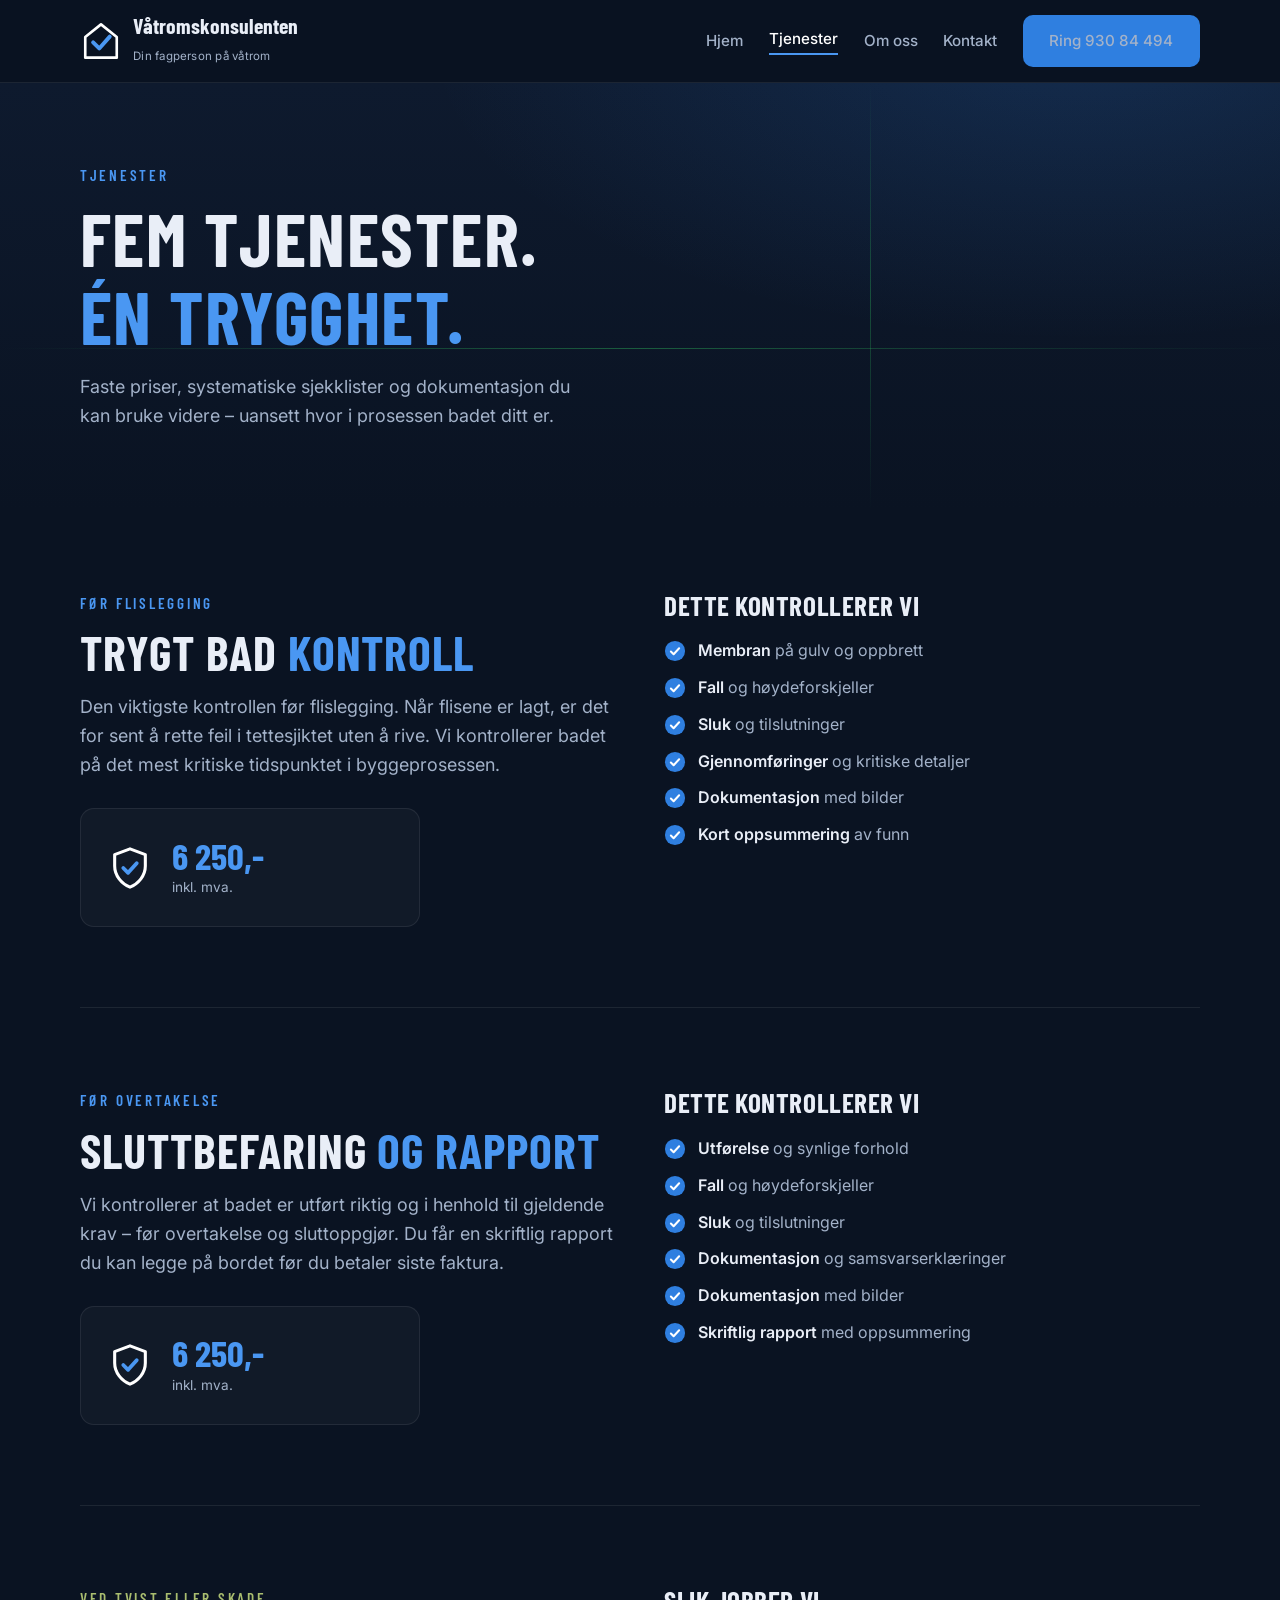
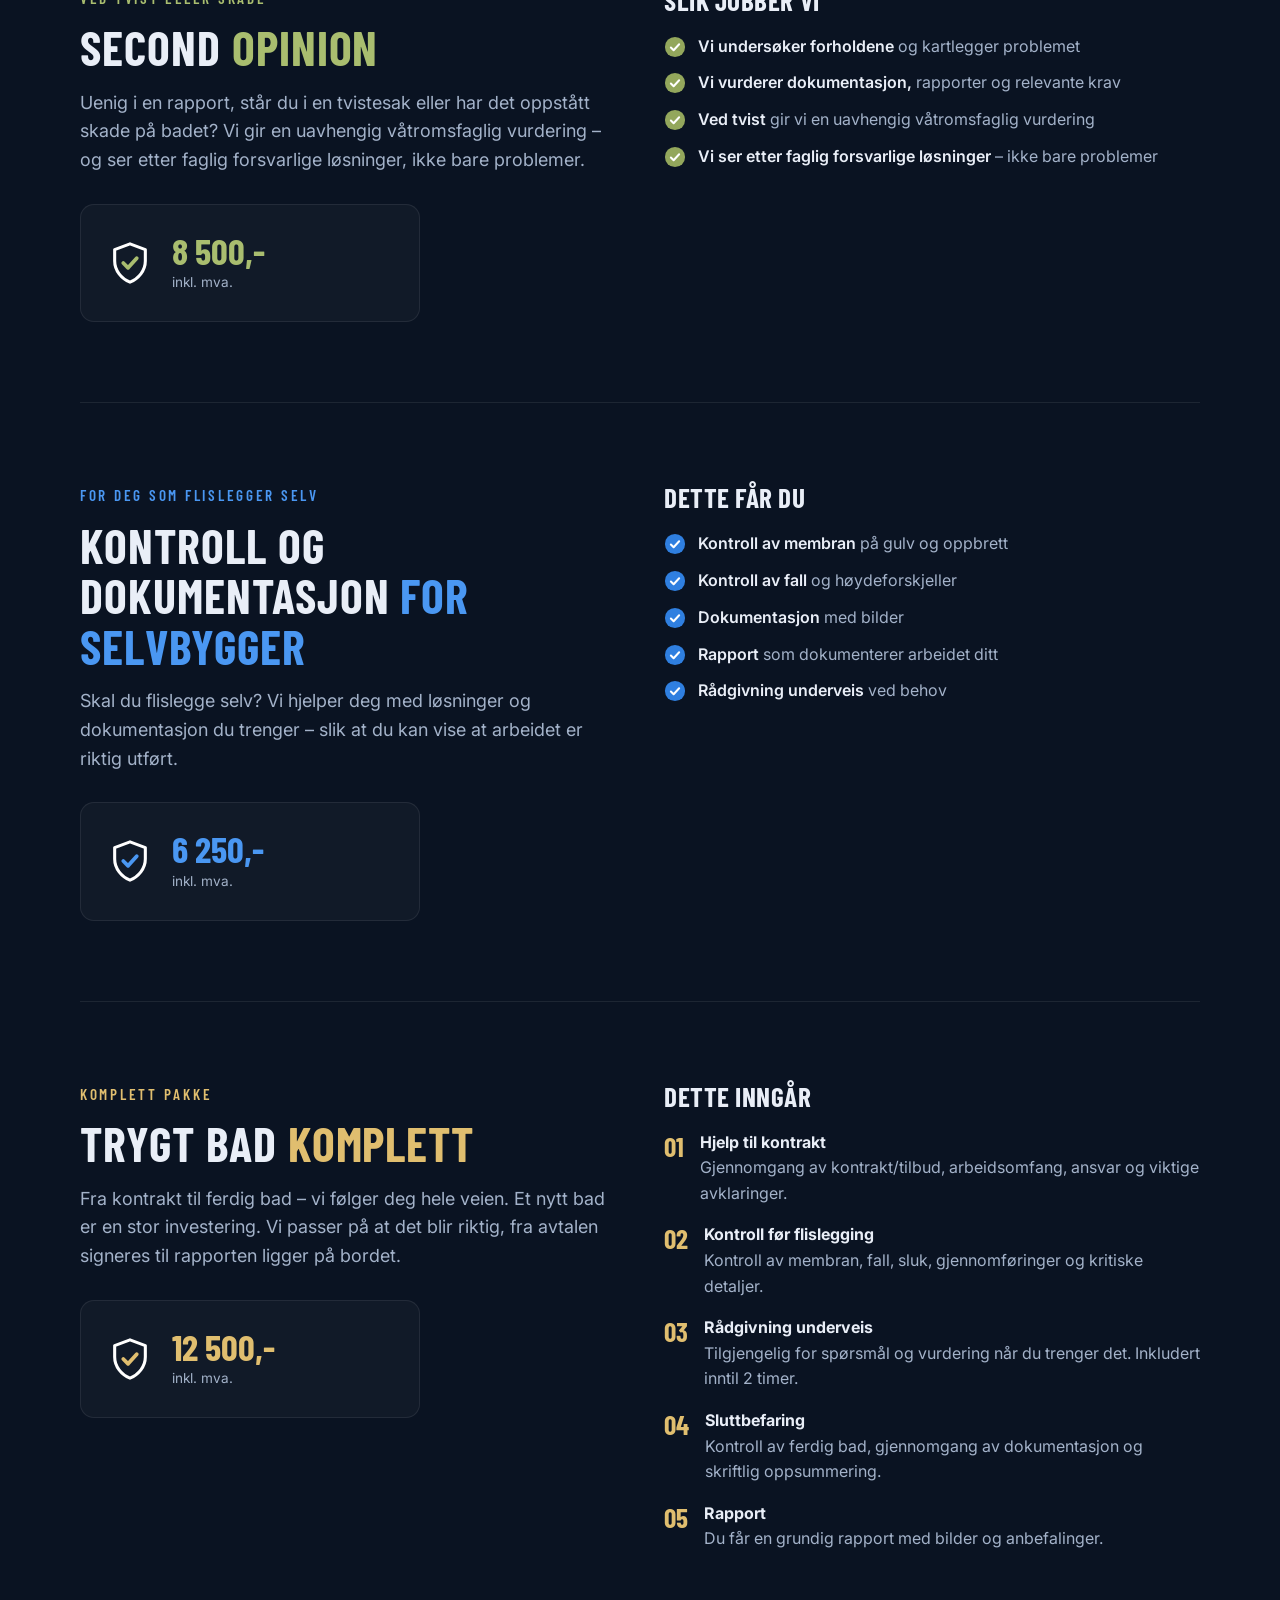
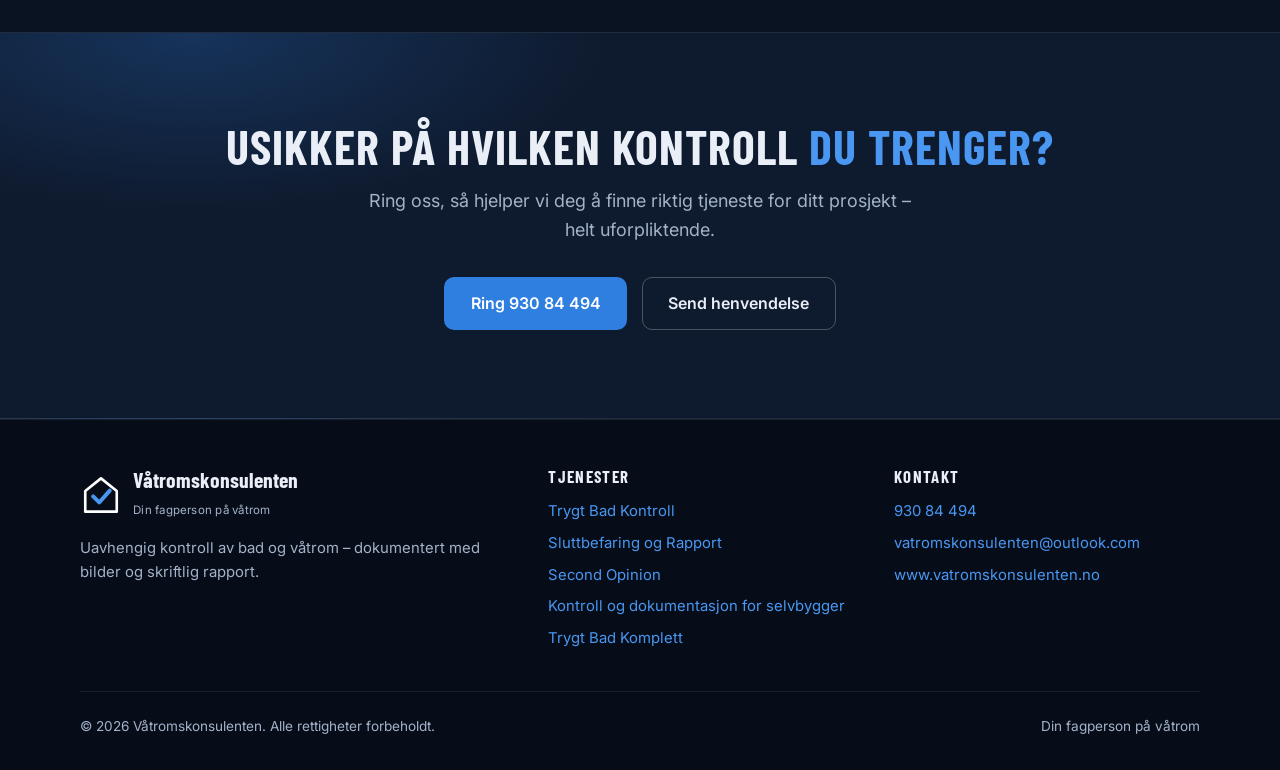
<file: tjenester.html>
<!DOCTYPE html>
<html lang="no">
<head>
  <meta charset="UTF-8">
  <meta name="viewport" content="width=device-width, initial-scale=1.0">
  <meta name="theme-color" content="#0a1322">
  <link rel="icon" href="data:image/svg+xml,%3Csvg xmlns='http://www.w3.org/2000/svg' viewBox='0 0 48 48'%3E%3Crect width='48' height='48' rx='10' fill='%230a1322'/%3E%3Cpath d='M24 7 8 20v19h32V20L24 7z' fill='none' stroke='white' stroke-width='3' stroke-linejoin='round'/%3E%3Cpath d='M16 26l6.5 6.5L33 21' fill='none' stroke='%234a97f2' stroke-width='4.5' stroke-linecap='round' stroke-linejoin='round'/%3E%3C/svg%3E">
  <meta property="og:type" content="website">
  <meta property="og:site_name" content="Våtromskonsulenten">
  <meta property="og:locale" content="nb_NO">
  <meta property="og:title" content="Tjenester – Våtromskonsulenten">
  <meta property="og:description" content="Fem tjenester med faste priser: Trygt Bad Kontroll, Sluttbefaring, Second Opinion, selvbygger-kontroll og Trygt Bad Komplett.">
  <title>Tjenester – Våtromskonsulenten</title>
  <meta name="description" content="Trygt Bad Kontroll, sluttbefaring med rapport, second opinion ved tvist, kontroll og dokumentasjon for selvbygger, og Trygt Bad Komplett. Faste priser inkl. mva.">
  <link rel="preconnect" href="https://fonts.googleapis.com">
  <link rel="preconnect" href="https://fonts.gstatic.com" crossorigin>
  <link href="https://fonts.googleapis.com/css2?family=Barlow+Condensed:wght@600;700&family=Inter:wght@400;500;600&display=swap" rel="stylesheet">
  <link rel="stylesheet" href="css/style.css">
</head>
<body>

<header class="site-header">
  <div class="container">
    <a href="index.html" class="brand">
      <svg class="brand-logo" viewBox="0 0 48 48" fill="none" aria-hidden="true">
        <path d="M24 5 6 19.5V43h36V19.5L24 5z" stroke="#fff" stroke-width="3" stroke-linejoin="round"/>
        <path d="M15 25.5l7 7L34 19" stroke="#4a97f2" stroke-width="4.5" stroke-linecap="round" stroke-linejoin="round"/>
      </svg>
      <span>
        <span class="brand-name">Våtromskonsulenten</span><br>
        <span class="brand-tag">Din fagperson på våtrom</span>
      </span>
    </a>
    <button class="nav-toggle" aria-label="Meny" aria-expanded="false">☰</button>
    <nav class="site-nav">
      <a href="index.html">Hjem</a>
      <a href="tjenester.html" aria-current="page">Tjenester</a>
      <a href="om-oss.html">Om oss</a>
      <a href="kontakt.html">Kontakt</a>
      <a href="tel:+4793084494" class="btn btn-primary">Ring 930 84 494</a>
    </nav>
  </div>
</header>

<main>

  <section class="hero" style="padding-block: clamp(3rem, 7vw, 5rem);">
    <div class="container">
      <p class="eyebrow">Tjenester</p>
      <h1>Fem tjenester.<br><span class="accent-blue">Én trygghet.</span></h1>
      <p class="lead" style="margin-top: 1.2rem;">Faste priser, systematiske sjekklister og dokumentasjon du kan bruke videre – uansett hvor i prosessen badet ditt er.</p>
    </div>
  </section>

  <div class="container">

    <!-- Trygt Bad Kontroll -->
    <section class="service-detail" id="trygt-bad">
      <div>
        <p class="eyebrow">Før flislegging</p>
        <h2>Trygt Bad <span class="accent-blue">Kontroll</span></h2>
        <p class="lead">Den viktigste kontrollen før flislegging. Når flisene er lagt, er det for sent å rette feil i tettesjiktet uten å rive. Vi kontrollerer badet på det mest kritiske tidspunktet i byggeprosessen.</p>
        <div class="price-card">
          <svg viewBox="0 0 24 24" fill="none" aria-hidden="true"><path d="M12 2l8 3v6c0 5-3.5 9.2-8 11-4.5-1.8-8-6-8-11V5l8-3z" stroke="#fff" stroke-width="1.6" stroke-linejoin="round"/><path d="M8.5 12l2.5 2.5 4.5-5" stroke="#4a97f2" stroke-width="2" stroke-linecap="round" stroke-linejoin="round"/></svg>
          <div>
            <span class="price">6 250,-</span>
            <div class="price-note">inkl. mva.</div>
          </div>
        </div>
      </div>
      <div>
        <h3 style="margin-bottom: 1.2rem;">Dette kontrollerer vi</h3>
        <ul class="checklist">
          <li><svg viewBox="0 0 24 24" fill="none" aria-hidden="true"><circle cx="12" cy="12" r="11" fill="#2f7fe0"/><path d="M7.5 12.5l3 3 6-6.5" stroke="#fff" stroke-width="2.2" stroke-linecap="round" stroke-linejoin="round"/></svg><span><strong>Membran</strong> på gulv og oppbrett</span></li>
          <li><svg viewBox="0 0 24 24" fill="none" aria-hidden="true"><circle cx="12" cy="12" r="11" fill="#2f7fe0"/><path d="M7.5 12.5l3 3 6-6.5" stroke="#fff" stroke-width="2.2" stroke-linecap="round" stroke-linejoin="round"/></svg><span><strong>Fall</strong> og høydeforskjeller</span></li>
          <li><svg viewBox="0 0 24 24" fill="none" aria-hidden="true"><circle cx="12" cy="12" r="11" fill="#2f7fe0"/><path d="M7.5 12.5l3 3 6-6.5" stroke="#fff" stroke-width="2.2" stroke-linecap="round" stroke-linejoin="round"/></svg><span><strong>Sluk</strong> og tilslutninger</span></li>
          <li><svg viewBox="0 0 24 24" fill="none" aria-hidden="true"><circle cx="12" cy="12" r="11" fill="#2f7fe0"/><path d="M7.5 12.5l3 3 6-6.5" stroke="#fff" stroke-width="2.2" stroke-linecap="round" stroke-linejoin="round"/></svg><span><strong>Gjennomføringer</strong> og kritiske detaljer</span></li>
          <li><svg viewBox="0 0 24 24" fill="none" aria-hidden="true"><circle cx="12" cy="12" r="11" fill="#2f7fe0"/><path d="M7.5 12.5l3 3 6-6.5" stroke="#fff" stroke-width="2.2" stroke-linecap="round" stroke-linejoin="round"/></svg><span><strong>Dokumentasjon</strong> med bilder</span></li>
          <li><svg viewBox="0 0 24 24" fill="none" aria-hidden="true"><circle cx="12" cy="12" r="11" fill="#2f7fe0"/><path d="M7.5 12.5l3 3 6-6.5" stroke="#fff" stroke-width="2.2" stroke-linecap="round" stroke-linejoin="round"/></svg><span><strong>Kort oppsummering</strong> av funn</span></li>
        </ul>
      </div>
    </section>

    <!-- Sluttbefaring -->
    <section class="service-detail" id="sluttbefaring">
      <div>
        <p class="eyebrow">Før overtakelse</p>
        <h2>Sluttbefaring <span class="accent-blue">og Rapport</span></h2>
        <p class="lead">Vi kontrollerer at badet er utført riktig og i henhold til gjeldende krav – før overtakelse og sluttoppgjør. Du får en skriftlig rapport du kan legge på bordet før du betaler siste faktura.</p>
        <div class="price-card">
          <svg viewBox="0 0 24 24" fill="none" aria-hidden="true"><path d="M12 2l8 3v6c0 5-3.5 9.2-8 11-4.5-1.8-8-6-8-11V5l8-3z" stroke="#fff" stroke-width="1.6" stroke-linejoin="round"/><path d="M8.5 12l2.5 2.5 4.5-5" stroke="#4a97f2" stroke-width="2" stroke-linecap="round" stroke-linejoin="round"/></svg>
          <div>
            <span class="price">6 250,-</span>
            <div class="price-note">inkl. mva.</div>
          </div>
        </div>
      </div>
      <div>
        <h3 style="margin-bottom: 1.2rem;">Dette kontrollerer vi</h3>
        <ul class="checklist">
          <li><svg viewBox="0 0 24 24" fill="none" aria-hidden="true"><circle cx="12" cy="12" r="11" fill="#2f7fe0"/><path d="M7.5 12.5l3 3 6-6.5" stroke="#fff" stroke-width="2.2" stroke-linecap="round" stroke-linejoin="round"/></svg><span><strong>Utførelse</strong> og synlige forhold</span></li>
          <li><svg viewBox="0 0 24 24" fill="none" aria-hidden="true"><circle cx="12" cy="12" r="11" fill="#2f7fe0"/><path d="M7.5 12.5l3 3 6-6.5" stroke="#fff" stroke-width="2.2" stroke-linecap="round" stroke-linejoin="round"/></svg><span><strong>Fall</strong> og høydeforskjeller</span></li>
          <li><svg viewBox="0 0 24 24" fill="none" aria-hidden="true"><circle cx="12" cy="12" r="11" fill="#2f7fe0"/><path d="M7.5 12.5l3 3 6-6.5" stroke="#fff" stroke-width="2.2" stroke-linecap="round" stroke-linejoin="round"/></svg><span><strong>Sluk</strong> og tilslutninger</span></li>
          <li><svg viewBox="0 0 24 24" fill="none" aria-hidden="true"><circle cx="12" cy="12" r="11" fill="#2f7fe0"/><path d="M7.5 12.5l3 3 6-6.5" stroke="#fff" stroke-width="2.2" stroke-linecap="round" stroke-linejoin="round"/></svg><span><strong>Dokumentasjon</strong> og samsvarserklæringer</span></li>
          <li><svg viewBox="0 0 24 24" fill="none" aria-hidden="true"><circle cx="12" cy="12" r="11" fill="#2f7fe0"/><path d="M7.5 12.5l3 3 6-6.5" stroke="#fff" stroke-width="2.2" stroke-linecap="round" stroke-linejoin="round"/></svg><span><strong>Dokumentasjon</strong> med bilder</span></li>
          <li><svg viewBox="0 0 24 24" fill="none" aria-hidden="true"><circle cx="12" cy="12" r="11" fill="#2f7fe0"/><path d="M7.5 12.5l3 3 6-6.5" stroke="#fff" stroke-width="2.2" stroke-linecap="round" stroke-linejoin="round"/></svg><span><strong>Skriftlig rapport</strong> med oppsummering</span></li>
        </ul>
      </div>
    </section>

    <!-- Second Opinion -->
    <section class="service-detail" id="second-opinion">
      <div>
        <p class="eyebrow green">Ved tvist eller skade</p>
        <h2>Second <span class="accent-green">Opinion</span></h2>
        <p class="lead">Uenig i en rapport, står du i en tvistesak eller har det oppstått skade på badet? Vi gir en uavhengig våtromsfaglig vurdering – og ser etter faglig forsvarlige løsninger, ikke bare problemer.</p>
        <div class="price-card">
          <svg viewBox="0 0 24 24" fill="none" aria-hidden="true"><path d="M12 2l8 3v6c0 5-3.5 9.2-8 11-4.5-1.8-8-6-8-11V5l8-3z" stroke="#fff" stroke-width="1.6" stroke-linejoin="round"/><path d="M8.5 12l2.5 2.5 4.5-5" stroke="#a9bd6f" stroke-width="2" stroke-linecap="round" stroke-linejoin="round"/></svg>
          <div>
            <span class="price green">8 500,-</span>
            <div class="price-note">inkl. mva.</div>
          </div>
        </div>
      </div>
      <div>
        <h3 style="margin-bottom: 1.2rem;">Slik jobber vi</h3>
        <ul class="checklist">
          <li><svg viewBox="0 0 24 24" fill="none" aria-hidden="true"><circle cx="12" cy="12" r="11" fill="#93a75c"/><path d="M7.5 12.5l3 3 6-6.5" stroke="#fff" stroke-width="2.2" stroke-linecap="round" stroke-linejoin="round"/></svg><span><strong>Vi undersøker forholdene</strong> og kartlegger problemet</span></li>
          <li><svg viewBox="0 0 24 24" fill="none" aria-hidden="true"><circle cx="12" cy="12" r="11" fill="#93a75c"/><path d="M7.5 12.5l3 3 6-6.5" stroke="#fff" stroke-width="2.2" stroke-linecap="round" stroke-linejoin="round"/></svg><span><strong>Vi vurderer dokumentasjon,</strong> rapporter og relevante krav</span></li>
          <li><svg viewBox="0 0 24 24" fill="none" aria-hidden="true"><circle cx="12" cy="12" r="11" fill="#93a75c"/><path d="M7.5 12.5l3 3 6-6.5" stroke="#fff" stroke-width="2.2" stroke-linecap="round" stroke-linejoin="round"/></svg><span><strong>Ved tvist</strong> gir vi en uavhengig våtromsfaglig vurdering</span></li>
          <li><svg viewBox="0 0 24 24" fill="none" aria-hidden="true"><circle cx="12" cy="12" r="11" fill="#93a75c"/><path d="M7.5 12.5l3 3 6-6.5" stroke="#fff" stroke-width="2.2" stroke-linecap="round" stroke-linejoin="round"/></svg><span><strong>Vi ser etter faglig forsvarlige løsninger</strong> – ikke bare problemer</span></li>
        </ul>
      </div>
    </section>

    <!-- Selvbygger -->
    <section class="service-detail" id="selvbygger">
      <div>
        <p class="eyebrow">For deg som flislegger selv</p>
        <h2>Kontroll og dokumentasjon <span class="accent-blue">for selvbygger</span></h2>
        <p class="lead">Skal du flislegge selv? Vi hjelper deg med løsninger og dokumentasjon du trenger – slik at du kan vise at arbeidet er riktig utført.</p>
        <div class="price-card">
          <svg viewBox="0 0 24 24" fill="none" aria-hidden="true"><path d="M12 2l8 3v6c0 5-3.5 9.2-8 11-4.5-1.8-8-6-8-11V5l8-3z" stroke="#fff" stroke-width="1.6" stroke-linejoin="round"/><path d="M8.5 12l2.5 2.5 4.5-5" stroke="#4a97f2" stroke-width="2" stroke-linecap="round" stroke-linejoin="round"/></svg>
          <div>
            <span class="price">6 250,-</span>
            <div class="price-note">inkl. mva.</div>
          </div>
        </div>
      </div>
      <div>
        <h3 style="margin-bottom: 1.2rem;">Dette får du</h3>
        <ul class="checklist">
          <li><svg viewBox="0 0 24 24" fill="none" aria-hidden="true"><circle cx="12" cy="12" r="11" fill="#2f7fe0"/><path d="M7.5 12.5l3 3 6-6.5" stroke="#fff" stroke-width="2.2" stroke-linecap="round" stroke-linejoin="round"/></svg><span><strong>Kontroll av membran</strong> på gulv og oppbrett</span></li>
          <li><svg viewBox="0 0 24 24" fill="none" aria-hidden="true"><circle cx="12" cy="12" r="11" fill="#2f7fe0"/><path d="M7.5 12.5l3 3 6-6.5" stroke="#fff" stroke-width="2.2" stroke-linecap="round" stroke-linejoin="round"/></svg><span><strong>Kontroll av fall</strong> og høydeforskjeller</span></li>
          <li><svg viewBox="0 0 24 24" fill="none" aria-hidden="true"><circle cx="12" cy="12" r="11" fill="#2f7fe0"/><path d="M7.5 12.5l3 3 6-6.5" stroke="#fff" stroke-width="2.2" stroke-linecap="round" stroke-linejoin="round"/></svg><span><strong>Dokumentasjon</strong> med bilder</span></li>
          <li><svg viewBox="0 0 24 24" fill="none" aria-hidden="true"><circle cx="12" cy="12" r="11" fill="#2f7fe0"/><path d="M7.5 12.5l3 3 6-6.5" stroke="#fff" stroke-width="2.2" stroke-linecap="round" stroke-linejoin="round"/></svg><span><strong>Rapport</strong> som dokumenterer arbeidet ditt</span></li>
          <li><svg viewBox="0 0 24 24" fill="none" aria-hidden="true"><circle cx="12" cy="12" r="11" fill="#2f7fe0"/><path d="M7.5 12.5l3 3 6-6.5" stroke="#fff" stroke-width="2.2" stroke-linecap="round" stroke-linejoin="round"/></svg><span><strong>Rådgivning underveis</strong> ved behov</span></li>
        </ul>
      </div>
    </section>

    <!-- Trygt Bad Komplett -->
    <section class="service-detail" id="komplett">
      <div>
        <p class="eyebrow gold">Komplett pakke</p>
        <h2>Trygt Bad <span class="accent-gold">Komplett</span></h2>
        <p class="lead">Fra kontrakt til ferdig bad – vi følger deg hele veien. Et nytt bad er en stor investering. Vi passer på at det blir riktig, fra avtalen signeres til rapporten ligger på bordet.</p>
        <div class="price-card">
          <svg viewBox="0 0 24 24" fill="none" aria-hidden="true"><path d="M12 2l8 3v6c0 5-3.5 9.2-8 11-4.5-1.8-8-6-8-11V5l8-3z" stroke="#fff" stroke-width="1.6" stroke-linejoin="round"/><path d="M8.5 12l2.5 2.5 4.5-5" stroke="#e0be6f" stroke-width="2" stroke-linecap="round" stroke-linejoin="round"/></svg>
          <div>
            <span class="price gold">12 500,-</span>
            <div class="price-note">inkl. mva.</div>
          </div>
        </div>
      </div>
      <div>
        <h3 style="margin-bottom: 1.2rem;">Dette inngår</h3>
        <ol class="num-list">
          <li><div><strong>Hjelp til kontrakt</strong><span>Gjennomgang av kontrakt/tilbud, arbeidsomfang, ansvar og viktige avklaringer.</span></div></li>
          <li><div><strong>Kontroll før flislegging</strong><span>Kontroll av membran, fall, sluk, gjennomføringer og kritiske detaljer.</span></div></li>
          <li><div><strong>Rådgivning underveis</strong><span>Tilgjengelig for spørsmål og vurdering når du trenger det. Inkludert inntil 2 timer.</span></div></li>
          <li><div><strong>Sluttbefaring</strong><span>Kontroll av ferdig bad, gjennomgang av dokumentasjon og skriftlig oppsummering.</span></div></li>
          <li><div><strong>Rapport</strong><span>Du får en grundig rapport med bilder og anbefalinger.</span></div></li>
        </ol>
      </div>
    </section>

  </div>

  <section class="cta-band">
    <div class="container">
      <h2>Usikker på hvilken kontroll <span class="accent-blue">du trenger?</span></h2>
      <p class="lead" style="max-width: 52ch;">Ring oss, så hjelper vi deg å finne riktig tjeneste for ditt prosjekt – helt uforpliktende.</p>
      <div class="btn-row">
        <a href="tel:+4793084494" class="btn btn-primary">Ring 930 84 494</a>
        <a href="kontakt.html" class="btn btn-outline">Send henvendelse</a>
      </div>
    </div>
  </section>

</main>

<footer class="site-footer">
  <div class="container">
    <div class="footer-grid">
      <div>
        <a href="index.html" class="brand" style="margin-bottom: 1rem;">
          <svg class="brand-logo" viewBox="0 0 48 48" fill="none" aria-hidden="true">
            <path d="M24 5 6 19.5V43h36V19.5L24 5z" stroke="#fff" stroke-width="3" stroke-linejoin="round"/>
            <path d="M15 25.5l7 7L34 19" stroke="#4a97f2" stroke-width="4.5" stroke-linecap="round" stroke-linejoin="round"/>
          </svg>
          <span>
            <span class="brand-name">Våtromskonsulenten</span><br>
            <span class="brand-tag">Din fagperson på våtrom</span>
          </span>
        </a>
        <p>Uavhengig kontroll av bad og våtrom – dokumentert med bilder og skriftlig rapport.</p>
      </div>
      <div>
        <h3>Tjenester</h3>
        <ul>
          <li><a href="tjenester.html#trygt-bad">Trygt Bad Kontroll</a></li>
          <li><a href="tjenester.html#sluttbefaring">Sluttbefaring og Rapport</a></li>
          <li><a href="tjenester.html#second-opinion">Second Opinion</a></li>
          <li><a href="tjenester.html#selvbygger">Kontroll og dokumentasjon for selvbygger</a></li>
          <li><a href="tjenester.html#komplett">Trygt Bad Komplett</a></li>
        </ul>
      </div>
      <div>
        <h3>Kontakt</h3>
        <ul>
          <li><a href="tel:+4793084494">930 84 494</a></li>
          <li><a href="mailto:vatromskonsulenten@outlook.com">vatromskonsulenten@outlook.com</a></li>
          <li><a href="https://www.vatromskonsulenten.no">www.vatromskonsulenten.no</a></li>
        </ul>
      </div>
    </div>
    <div class="footer-bottom">
      <span>© 2026 Våtromskonsulenten. Alle rettigheter forbeholdt.</span>
      <span>Din fagperson på våtrom</span>
    </div>
  </div>
</footer>

<script src="js/main.js"></script>
</body>
</html>
</file>
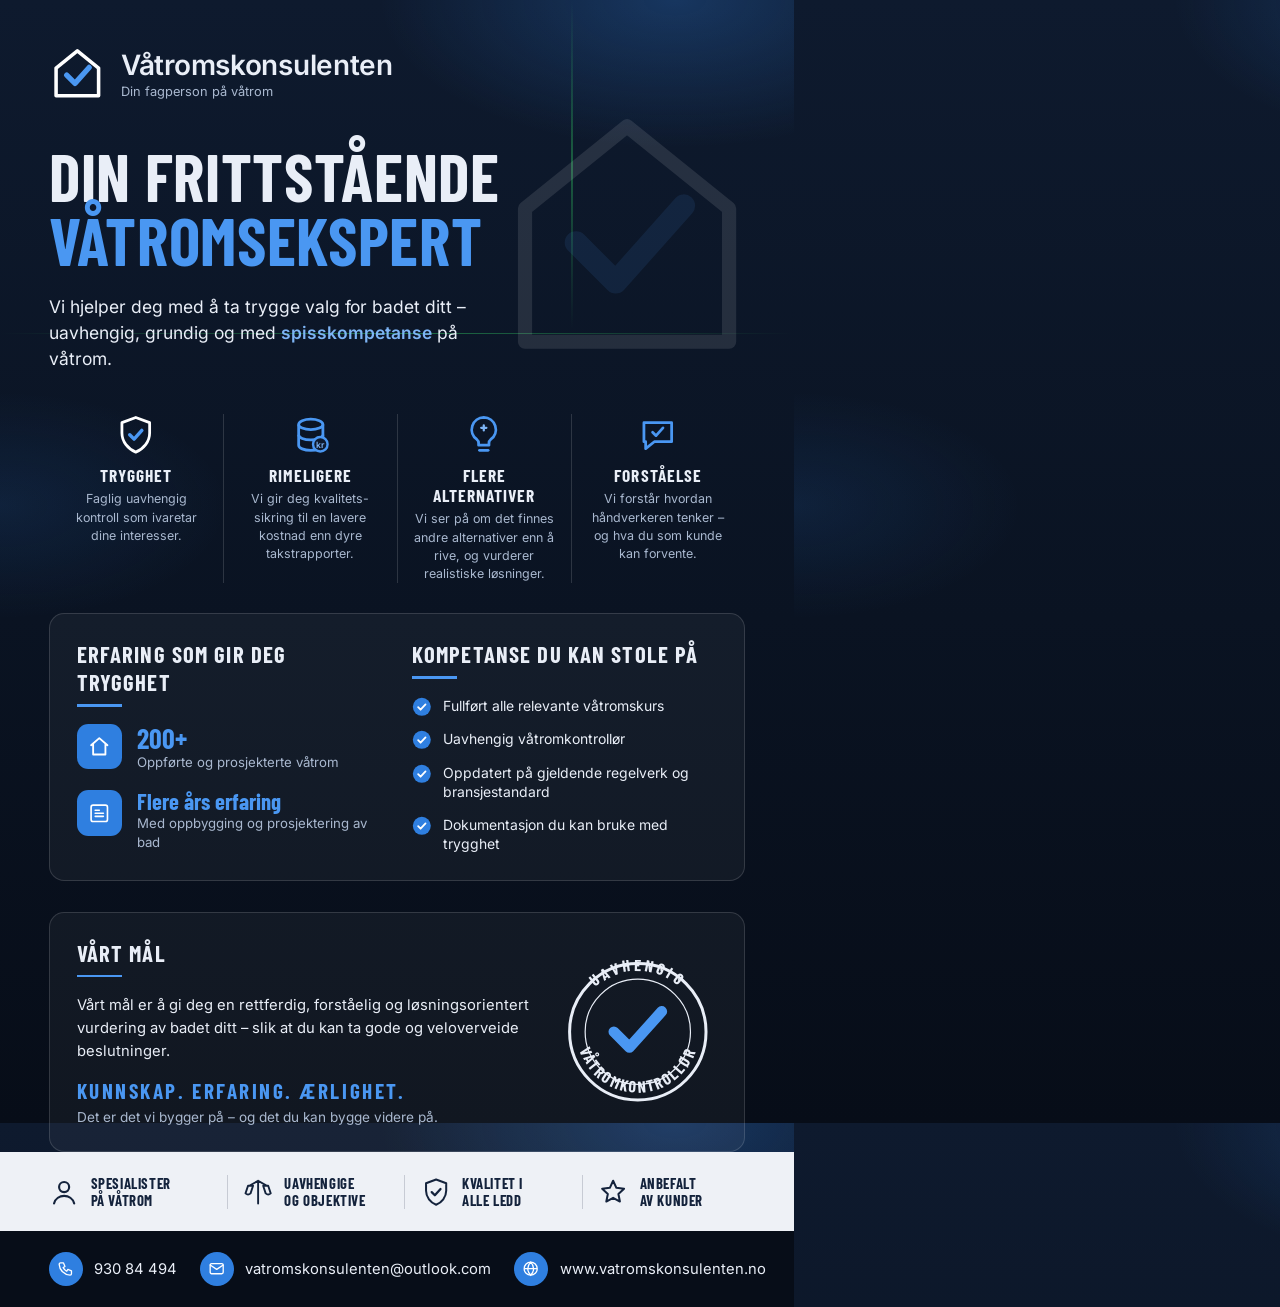
<file: flyer/flyer-ekspert.html>
<!DOCTYPE html>
<html lang="no">
<head>
<meta charset="UTF-8">
<title>Flyer – Din frittstående våtromsekspert</title>
<link rel="stylesheet" href="fonts/fonts.css">
<style>
  @page { size: A4; margin: 0; }
  * { margin: 0; padding: 0; box-sizing: border-box; }

  :root {
    --navy-950: #070d18;
    --navy-900: #0a1322;
    --navy-800: #0e1a2e;
    --blue: #2f7fe0;
    --blue-bright: #4a97f2;
    --blue-soft: #7db4f5;
    --text: #e9eef7;
    --muted: #a9b8cf;
    --line: rgba(255,255,255,0.14);
    --card: rgba(255,255,255,0.045);
  }

  html, body { width: 210mm; height: 297mm; }

  body {
    font-family: "Inter", sans-serif;
    background:
      radial-gradient(120mm 60mm at 85% 0%, rgba(47,127,224,0.28), transparent 65%),
      radial-gradient(100mm 50mm at 0% 45%, rgba(47,127,224,0.12), transparent 60%),
      linear-gradient(180deg, var(--navy-800) 0%, var(--navy-900) 55%, var(--navy-950) 100%);
    color: var(--text);
    position: relative;
    overflow: hidden;
    display: flex;
    flex-direction: column;
  }

  /* Laserlinjer */
  .laser-h, .laser-v { position: absolute; pointer-events: none; }
  .laser-h { left: 0; right: 0; top: 88mm; height: 0.35mm; background: linear-gradient(90deg, transparent, rgba(53,224,106,0.45), transparent); }
  .laser-v { top: 0; bottom: 210mm; left: 72%; width: 0.35mm; background: linear-gradient(180deg, transparent, rgba(53,224,106,0.35), transparent); }

  /* Vannmerke-logo */
  .watermark { position: absolute; top: 26mm; right: 8mm; width: 72mm; height: 72mm; opacity: 0.10; }

  .page { position: relative; padding: 12mm 13mm 0; display: flex; flex-direction: column; flex: 1; }

  h1, h2, h3, .head { font-family: "Barlow Condensed", "Arial Narrow", sans-serif; text-transform: uppercase; }

  /* Topp: logo */
  .brand { display: flex; align-items: center; gap: 4mm; }
  .brand svg { width: 15mm; height: 15mm; }
  .brand-name { font-family: "Inter", sans-serif; font-weight: 600; font-size: 7.4mm; letter-spacing: -0.01em; }
  .brand-tag { font-size: 3.4mm; color: var(--muted); margin-top: 0.5mm; }

  /* Tittel */
  .hero { margin-top: 11mm; }
  h1 { font-weight: 700; font-size: 17.5mm; line-height: 0.98; letter-spacing: 0.01em; }
  h1 .blue { color: var(--blue-bright); }
  .hero p { margin-top: 5.5mm; font-size: 4.6mm; line-height: 1.5; max-width: 118mm; color: var(--text); }
  .hero p strong { color: var(--blue-soft); font-weight: 600; }

  /* USP-rad */
  .usps { display: grid; grid-template-columns: 1fr 1fr 1fr 1fr; margin-top: 11mm; }
  .usp { padding: 0 3.5mm; text-align: center; border-left: 0.3mm solid var(--line); }
  .usp:first-child { border-left: none; }
  .usp svg { width: 11mm; height: 11mm; margin: 0 auto 2.5mm; display: block; }
  .usp h3 { font-size: 4.6mm; font-weight: 700; letter-spacing: 0.06em; margin-bottom: 1.5mm; }
  .usp p { font-size: 3.3mm; line-height: 1.45; color: var(--muted); }

  /* Bokser */
  .panel { border: 0.3mm solid var(--line); background: var(--card); border-radius: 4mm; padding: 7mm; margin-top: 8mm; }

  .panel-grid { display: grid; grid-template-columns: 1fr 1fr; gap: 8mm; }
  .panel h2 { font-size: 6mm; font-weight: 700; letter-spacing: 0.05em; margin-bottom: 4.5mm; }
  .panel h2::after { content: ""; display: block; width: 12mm; height: 0.7mm; background: var(--blue-bright); margin-top: 2mm; }

  .stat { display: flex; align-items: flex-start; gap: 4mm; margin-bottom: 5mm; }
  .stat:last-child { margin-bottom: 0; }
  .stat-icon { width: 12mm; height: 12mm; border-radius: 3mm; background: var(--blue); display: flex; align-items: center; justify-content: center; flex-shrink: 0; }
  .stat-icon svg { width: 6.5mm; height: 6.5mm; }
  .stat-num { font-family: "Barlow Condensed", sans-serif; font-weight: 700; font-size: 7.4mm; color: var(--blue-bright); line-height: 1.05; }
  .stat p { font-size: 3.5mm; color: var(--muted); line-height: 1.4; }

  .check-list { list-style: none; }
  .check-list li { display: flex; gap: 3mm; align-items: flex-start; margin-bottom: 3.4mm; font-size: 3.7mm; line-height: 1.4; }
  .check-list li:last-child { margin-bottom: 0; }
  .check-list svg { width: 5.2mm; height: 5.2mm; flex-shrink: 0; margin-top: 0.3mm; }

  /* Vårt mål */
  .goal { display: grid; grid-template-columns: 1fr 40mm; gap: 7mm; align-items: center; }
  .goal-text p.body { font-size: 3.9mm; line-height: 1.55; color: var(--text); margin-top: 3mm; }
  .motto { font-family: "Barlow Condensed", sans-serif; font-weight: 700; text-transform: uppercase; letter-spacing: 0.12em; font-size: 5.6mm; color: var(--blue-bright); margin-top: 4mm; }
  .goal-text p.sub { font-size: 3.6mm; color: var(--muted); margin-top: 1.5mm; }

  /* Rundt stempel */
  .badge { width: 38mm; height: 38mm; position: relative; }
  .badge svg { width: 100%; height: 100%; }

  /* Lys bunnstripe */
  .light-band { margin-top: auto; background: #eef1f6; color: #14233c; padding: 6mm 13mm; display: grid; grid-template-columns: 1fr 1fr 1fr 1fr; gap: 4mm; }
  .lb-item { display: flex; align-items: center; gap: 3mm; border-left: 0.3mm solid rgba(20,35,60,0.18); padding-left: 4mm; }
  .lb-item:first-child { border-left: none; padding-left: 0; }
  .lb-item svg { width: 8mm; height: 8mm; flex-shrink: 0; }
  .lb-item span { font-family: "Barlow Condensed", sans-serif; font-weight: 700; text-transform: uppercase; font-size: 3.9mm; line-height: 1.15; letter-spacing: 0.04em; }

  /* Mørk footer */
  .footer { background: var(--navy-950); padding: 5.5mm 13mm; display: flex; justify-content: space-between; align-items: center; gap: 6mm; }
  .f-item { display: flex; align-items: center; gap: 3mm; font-size: 3.9mm; white-space: nowrap; }
  .f-icon { width: 9mm; height: 9mm; border-radius: 50%; background: var(--blue); display: flex; align-items: center; justify-content: center; flex-shrink: 0; }
  .f-icon svg { width: 4.6mm; height: 4.6mm; }
</style>
</head>
<body>

<div class="laser-h"></div>
<div class="laser-v"></div>

<svg class="watermark" viewBox="0 0 48 48" fill="none">
  <path d="M24 5 6 19.5V43h36V19.5L24 5z" stroke="#fff" stroke-width="2.5" stroke-linejoin="round"/>
  <path d="M15 25.5l7 7L34 19" stroke="#4a97f2" stroke-width="4" stroke-linecap="round" stroke-linejoin="round"/>
</svg>

<div class="page">

  <div class="brand">
    <svg viewBox="0 0 48 48" fill="none">
      <path d="M24 5 6 19.5V43h36V19.5L24 5z" stroke="#fff" stroke-width="3" stroke-linejoin="round"/>
      <path d="M15 25.5l7 7L34 19" stroke="#4a97f2" stroke-width="4.5" stroke-linecap="round" stroke-linejoin="round"/>
    </svg>
    <div>
      <div class="brand-name">Våtromskonsulenten</div>
      <div class="brand-tag">Din fagperson på våtrom</div>
    </div>
  </div>

  <div class="hero">
    <h1>Din frittstående<br><span class="blue">våtromsekspert</span></h1>
    <p>Vi hjelper deg med å ta trygge valg for badet ditt – uavhengig, grundig og med <strong>spisskompetanse</strong> på våtrom.</p>
  </div>

  <div class="usps">
    <div class="usp">
      <svg viewBox="0 0 24 24" fill="none"><path d="M12 2l8 3v6c0 5-3.5 9.2-8 11-4.5-1.8-8-6-8-11V5l8-3z" stroke="#fff" stroke-width="1.6" stroke-linejoin="round"/><path d="M8.5 12l2.5 2.5 4.5-5" stroke="#4a97f2" stroke-width="2" stroke-linecap="round" stroke-linejoin="round"/></svg>
      <h3>Trygghet</h3>
      <p>Faglig uavhengig kontroll som ivaretar dine interesser.</p>
    </div>
    <div class="usp">
      <svg viewBox="0 0 24 24" fill="none"><ellipse cx="12" cy="6" rx="7" ry="3" stroke="#4a97f2" stroke-width="1.6"/><path d="M5 6v6c0 1.7 3.1 3 7 3s7-1.3 7-3V6" stroke="#4a97f2" stroke-width="1.6"/><path d="M5 12v6c0 1.7 3.1 3 7 3s7-1.3 7-3v-6" stroke="#4a97f2" stroke-width="1.6"/><circle cx="17.5" cy="17.5" r="4.2" fill="#0e1a2e" stroke="#4a97f2" stroke-width="1.4"/><text x="17.5" y="19.4" text-anchor="middle" font-size="5" fill="#7db4f5" font-family="Inter, sans-serif" font-weight="600">kr</text></svg>
      <h3>Rimeligere</h3>
      <p>Vi gir deg kvalitets&shy;sikring til en lavere kostnad enn dyre takstrapporter.</p>
    </div>
    <div class="usp">
      <svg viewBox="0 0 24 24" fill="none"><path d="M12 2a7 7 0 0 0-4 12.7c.6.5 1 1.2 1 2V18h6v-1.3c0-.8.4-1.5 1-2A7 7 0 0 0 12 2z" stroke="#4a97f2" stroke-width="1.6" stroke-linejoin="round"/><path d="M9.5 21h5" stroke="#4a97f2" stroke-width="1.6" stroke-linecap="round"/><path d="M12 6.5v3M10.5 8h3" stroke="#7db4f5" stroke-width="1.3" stroke-linecap="round"/></svg>
      <h3>Flere alternativer</h3>
      <p>Vi ser på om det finnes andre alternativer enn å rive, og vurderer realistiske løsninger.</p>
    </div>
    <div class="usp">
      <svg viewBox="0 0 24 24" fill="none"><path d="M4 5h16v11H10l-5 4v-4H4V5z" stroke="#4a97f2" stroke-width="1.6" stroke-linejoin="round"/><path d="M9 10.5l2 2 4-4.5" stroke="#4a97f2" stroke-width="1.6" stroke-linecap="round" stroke-linejoin="round"/></svg>
      <h3>Forståelse</h3>
      <p>Vi forstår hvordan håndverkeren tenker – og hva du som kunde kan forvente.</p>
    </div>
  </div>

  <div class="panel">
    <div class="panel-grid">
      <div>
        <h2>Erfaring som gir deg trygghet</h2>
        <div class="stat">
          <div class="stat-icon"><svg viewBox="0 0 24 24" fill="none"><path d="M4 11l8-7 8 7M6 10v10h12V10" stroke="#fff" stroke-width="1.8" stroke-linecap="round" stroke-linejoin="round"/></svg></div>
          <div>
            <div class="stat-num">200+</div>
            <p>Oppførte og prosjekterte våtrom</p>
          </div>
        </div>
        <div class="stat">
          <div class="stat-icon"><svg viewBox="0 0 24 24" fill="none"><rect x="4" y="4" width="16" height="16" rx="2" stroke="#fff" stroke-width="1.6"/><path d="M8 9h4M8 12h8M8 15h8" stroke="#fff" stroke-width="1.6" stroke-linecap="round"/></svg></div>
          <div>
            <div class="stat-num" style="font-size: 6mm;">Flere års erfaring</div>
            <p>Med oppbygging og prosjektering av bad</p>
          </div>
        </div>
      </div>
      <div>
        <h2>Kompetanse du kan stole på</h2>
        <ul class="check-list">
          <li><svg viewBox="0 0 24 24" fill="none"><circle cx="12" cy="12" r="11" fill="#2f7fe0"/><path d="M7.5 12.5l3 3 6-6.5" stroke="#fff" stroke-width="2.2" stroke-linecap="round" stroke-linejoin="round"/></svg>Fullført alle relevante våtromskurs</li>
          <li><svg viewBox="0 0 24 24" fill="none"><circle cx="12" cy="12" r="11" fill="#2f7fe0"/><path d="M7.5 12.5l3 3 6-6.5" stroke="#fff" stroke-width="2.2" stroke-linecap="round" stroke-linejoin="round"/></svg>Uavhengig våtromkontrollør</li>
          <li><svg viewBox="0 0 24 24" fill="none"><circle cx="12" cy="12" r="11" fill="#2f7fe0"/><path d="M7.5 12.5l3 3 6-6.5" stroke="#fff" stroke-width="2.2" stroke-linecap="round" stroke-linejoin="round"/></svg>Oppdatert på gjeldende regelverk og bransjestandard</li>
          <li><svg viewBox="0 0 24 24" fill="none"><circle cx="12" cy="12" r="11" fill="#2f7fe0"/><path d="M7.5 12.5l3 3 6-6.5" stroke="#fff" stroke-width="2.2" stroke-linecap="round" stroke-linejoin="round"/></svg>Dokumentasjon du kan bruke med trygghet</li>
        </ul>
      </div>
    </div>
  </div>

  <div class="panel">
    <div class="goal">
      <div class="goal-text">
        <h2 class="head" style="font-size: 6mm; font-weight: 700; letter-spacing: 0.05em;">Vårt mål</h2>
        <p class="body">Vårt mål er å gi deg en rettferdig, forståelig og løsningsorientert vurdering av badet ditt – slik at du kan ta gode og veloverveide beslutninger.</p>
        <p class="motto">Kunnskap. Erfaring. Ærlighet.</p>
        <p class="sub">Det er det vi bygger på – og det du kan bygge videre på.</p>
      </div>
      <div class="badge">
        <svg viewBox="0 0 120 120" fill="none">
          <circle cx="60" cy="60" r="57" stroke="#e9eef7" stroke-width="2.5"/>
          <circle cx="60" cy="60" r="44" stroke="#e9eef7" stroke-width="1"/>
          <defs>
            <path id="arcTop" d="M9 60 a51 51 0 0 1 102 0" />
            <path id="arcBot" d="M9 60 a51 51 0 0 0 102 0" />
          </defs>
          <text font-family="Barlow Condensed, sans-serif" font-size="13.5" font-weight="700" letter-spacing="2.5" fill="#e9eef7">
            <textPath href="#arcTop" startOffset="50%" text-anchor="middle">UAVHENGIG</textPath>
          </text>
          <text font-family="Barlow Condensed, sans-serif" font-size="13.5" font-weight="700" letter-spacing="1.5" fill="#e9eef7">
            <textPath href="#arcBot" startOffset="50%" text-anchor="middle">VÅTROMKONTROLLØR</textPath>
          </text>
          <path d="M40 60l13 13 27-30" stroke="#4a97f2" stroke-width="9" stroke-linecap="round" stroke-linejoin="round"/>
        </svg>
      </div>
    </div>
  </div>

</div>

<div class="light-band">
  <div class="lb-item">
    <svg viewBox="0 0 24 24" fill="none"><circle cx="12" cy="8" r="4" stroke="#14233c" stroke-width="1.7"/><path d="M4 21c1-4 4.5-6 8-6s7 2 8 6" stroke="#14233c" stroke-width="1.7" stroke-linecap="round"/></svg>
    <span>Spesialister<br>på våtrom</span>
  </div>
  <div class="lb-item">
    <svg viewBox="0 0 24 24" fill="none"><path d="M12 3v18M5 7l7-4 7 4M4 7h4l-2 6a3 3 0 0 1-4 0l2-6zm12 0h4l2 6a3 3 0 0 1-4 0l-2-6z" stroke="#14233c" stroke-width="1.5" stroke-linecap="round" stroke-linejoin="round"/></svg>
    <span>Uavhengige<br>og objektive</span>
  </div>
  <div class="lb-item">
    <svg viewBox="0 0 24 24" fill="none"><path d="M12 2l8 3v6c0 5-3.5 9.2-8 11-4.5-1.8-8-6-8-11V5l8-3z" stroke="#14233c" stroke-width="1.6" stroke-linejoin="round"/><path d="M8.5 12l2.5 2.5 4.5-5" stroke="#14233c" stroke-width="1.8" stroke-linecap="round" stroke-linejoin="round"/></svg>
    <span>Kvalitet i<br>alle ledd</span>
  </div>
  <div class="lb-item">
    <svg viewBox="0 0 24 24" fill="none"><path d="M12 3l2.6 5.6 6.1.7-4.5 4.2 1.2 6-5.4-3-5.4 3 1.2-6L3.3 9.3l6.1-.7L12 3z" stroke="#14233c" stroke-width="1.6" stroke-linejoin="round"/></svg>
    <span>Anbefalt<br>av kunder</span>
  </div>
</div>

<div class="footer">
  <div class="f-item">
    <span class="f-icon"><svg viewBox="0 0 24 24" fill="none"><path d="M5 4h4l2 5-2.5 1.5a12 12 0 0 0 5 5L15 13l5 2v4a2 2 0 0 1-2 2A16 16 0 0 1 3 6a2 2 0 0 1 2-2z" stroke="#fff" stroke-width="1.8" stroke-linejoin="round"/></svg></span>
    930 84 494
  </div>
  <div class="f-item">
    <span class="f-icon"><svg viewBox="0 0 24 24" fill="none"><rect x="3" y="5" width="18" height="14" rx="2" stroke="#fff" stroke-width="1.8"/><path d="M3 7l9 6 9-6" stroke="#fff" stroke-width="1.8" stroke-linecap="round" stroke-linejoin="round"/></svg></span>
    vatromskonsulenten@outlook.com
  </div>
  <div class="f-item">
    <span class="f-icon"><svg viewBox="0 0 24 24" fill="none"><circle cx="12" cy="12" r="9" stroke="#fff" stroke-width="1.8"/><path d="M3 12h18M12 3c2.5 2.6 4 5.6 4 9s-1.5 6.4-4 9c-2.5-2.6-4-5.6-4-9s1.5-6.4 4-9z" stroke="#fff" stroke-width="1.8"/></svg></span>
    www.vatromskonsulenten.no
  </div>
</div>

</body>
</html>
</file>
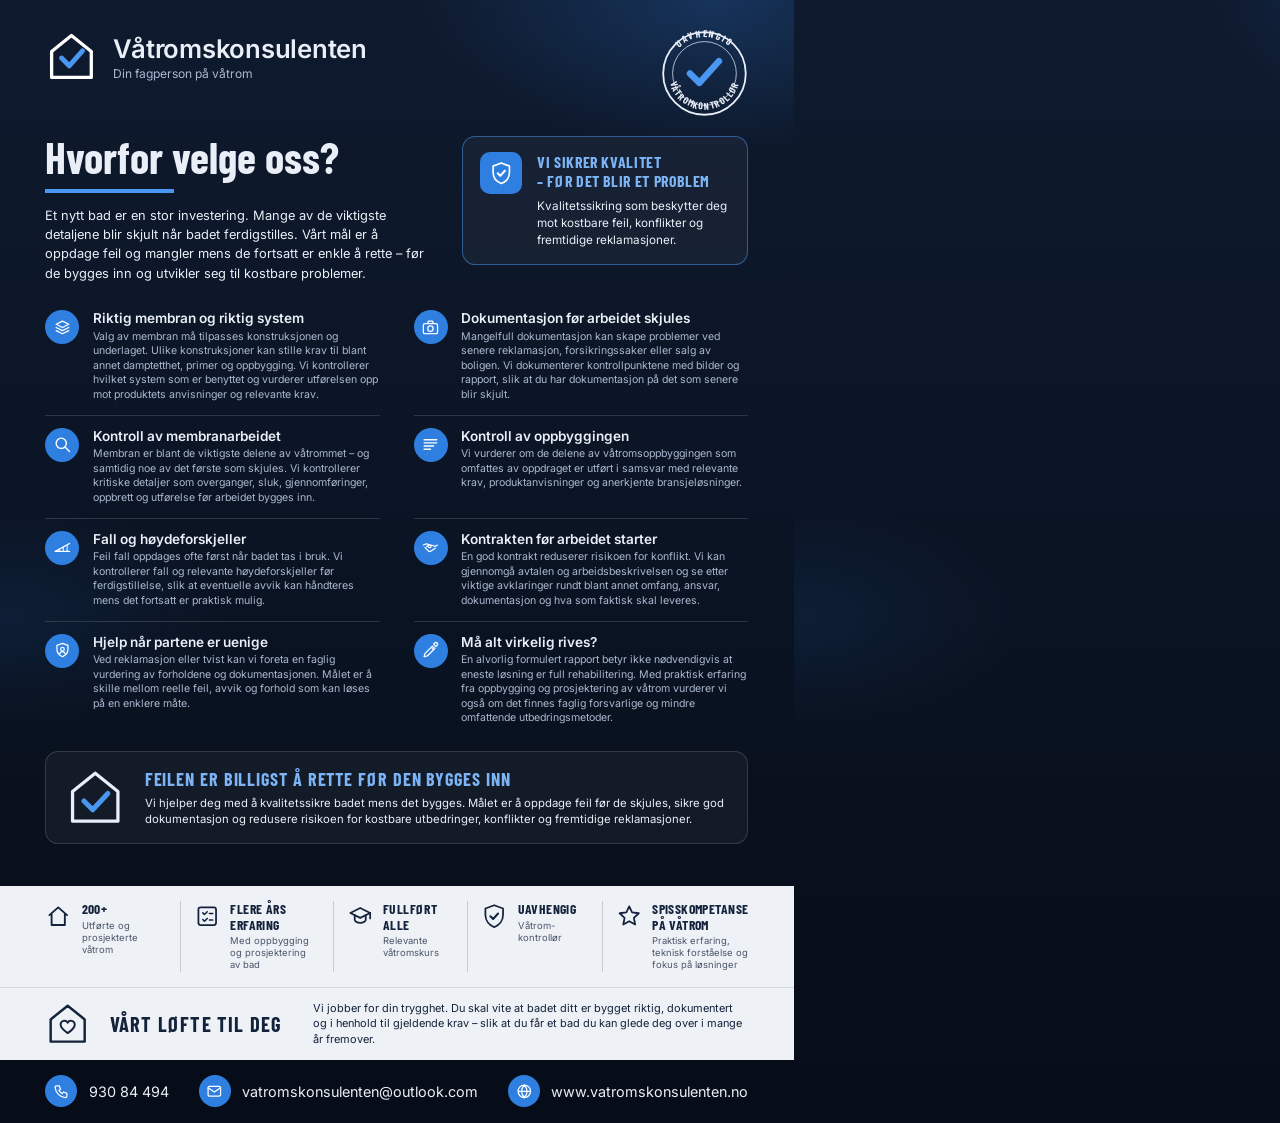
<file: flyer/flyer-hvorfor.html>
<!DOCTYPE html>
<html lang="no">
<head>
<meta charset="UTF-8">
<title>Flyer – Hvorfor velge oss?</title>
<link rel="stylesheet" href="fonts/fonts.css">
<style>
  @page { size: A4; margin: 0; }
  * { margin: 0; padding: 0; box-sizing: border-box; }

  :root {
    --navy-950: #070d18;
    --navy-900: #0a1322;
    --navy-800: #0e1a2e;
    --blue: #2f7fe0;
    --blue-bright: #4a97f2;
    --blue-soft: #7db4f5;
    --text: #e9eef7;
    --muted: #a9b8cf;
    --line: rgba(255,255,255,0.14);
    --card: rgba(255,255,255,0.045);
  }

  html, body { width: 210mm; height: 297mm; }

  body {
    font-family: "Inter", sans-serif;
    background:
      radial-gradient(120mm 60mm at 90% 0%, rgba(47,127,224,0.25), transparent 65%),
      radial-gradient(100mm 50mm at 0% 55%, rgba(47,127,224,0.10), transparent 60%),
      linear-gradient(180deg, var(--navy-800) 0%, var(--navy-900) 55%, var(--navy-950) 100%);
    color: var(--text);
    position: relative;
    overflow: hidden;
    display: flex;
    flex-direction: column;
  }

  .page { position: relative; padding: 8mm 12mm 0; display: flex; flex-direction: column; flex: 1; }

  h1, h2, h3, .head { font-family: "Barlow Condensed", "Arial Narrow", sans-serif; }

  /* Topp: logo + stempel */
  .top { display: flex; align-items: flex-start; justify-content: space-between; }
  .brand { display: flex; align-items: center; gap: 4mm; }
  .brand svg { width: 14mm; height: 14mm; }
  .brand-name { font-family: "Inter", sans-serif; font-weight: 600; font-size: 6.8mm; letter-spacing: -0.01em; }
  .brand-tag { font-size: 3.2mm; color: var(--muted); margin-top: 0.5mm; }
  .badge { width: 23mm; height: 23mm; }
  .badge svg { width: 100%; height: 100%; }

  /* Tittel + intro */
  .hero { margin-top: 5mm; display: grid; grid-template-columns: 1.15fr 0.85fr; gap: 8mm; align-items: start; }
  h1 { font-weight: 700; font-size: 11.5mm; line-height: 1.0; }
  .underline { width: 34mm; height: 1mm; background: var(--blue-bright); margin-top: 2.5mm; }
  .hero-intro { margin-top: 3.5mm; font-size: 3.4mm; line-height: 1.5; color: var(--text); }

  .quality-box { border: 0.3mm solid rgba(74,151,242,0.5); background: var(--card); border-radius: 3.5mm; padding: 4mm 4.5mm; display: flex; gap: 4mm; }
  .quality-box .qicon { width: 11mm; height: 11mm; border-radius: 2.6mm; background: var(--blue); display: flex; align-items: center; justify-content: center; flex-shrink: 0; }
  .quality-box .qicon svg { width: 6.5mm; height: 6.5mm; }
  .quality-box h2 { font-size: 4.2mm; font-weight: 700; text-transform: uppercase; letter-spacing: 0.04em; color: var(--blue-soft); line-height: 1.2; }
  .quality-box p { font-size: 3.1mm; line-height: 1.45; color: var(--text); margin-top: 2mm; }

  /* 8 punkter */
  .points { margin-top: 4mm; display: grid; grid-template-columns: 1fr 1fr; column-gap: 9mm; }
  .point { display: flex; gap: 3.5mm; padding: 3.2mm 0; border-bottom: 0.3mm solid var(--line); }
  .point:nth-last-child(-n+2) { border-bottom: none; }
  .p-icon { width: 9mm; height: 9mm; border-radius: 50%; background: var(--blue); display: flex; align-items: center; justify-content: center; flex-shrink: 0; }
  .p-icon svg { width: 5mm; height: 5mm; }
  .point h3 { font-family: "Inter", sans-serif; font-weight: 600; font-size: 3.6mm; margin-bottom: 0.9mm; }
  .point p { font-size: 2.8mm; line-height: 1.38; color: var(--muted); }

  /* Feilen er billigst */
  .cheap { border: 0.3mm solid var(--line); background: var(--card); border-radius: 3.5mm; padding: 4mm 5mm; margin-top: 3.5mm; display: flex; gap: 5mm; align-items: center; }
  .cheap svg.house { width: 16mm; height: 16mm; flex-shrink: 0; }
  .cheap h2 { font-size: 4.8mm; font-weight: 700; text-transform: uppercase; letter-spacing: 0.05em; color: var(--blue-soft); }
  .cheap p { font-size: 3mm; line-height: 1.42; margin-top: 1.3mm; }

  /* Lys statistikkstripe */
  .light-band { margin-top: auto; background: #eef1f6; color: #14233c; padding: 4mm 12mm; display: grid; grid-template-columns: 1fr 1.15fr 1fr 1fr 1.1fr; gap: 4mm; }
  .lb-item { display: flex; gap: 2.6mm; border-left: 0.3mm solid rgba(20,35,60,0.18); padding-left: 3.5mm; }
  .lb-item:first-child { border-left: none; padding-left: 0; }
  .lb-item svg { width: 7mm; height: 7mm; flex-shrink: 0; margin-top: 0.5mm; }
  .lb-item .t { font-family: "Barlow Condensed", sans-serif; font-weight: 700; text-transform: uppercase; font-size: 3.6mm; line-height: 1.12; letter-spacing: 0.03em; }
  .lb-item .d { font-size: 2.5mm; line-height: 1.3; color: rgba(20,35,60,0.75); margin-top: 0.8mm; }

  /* Vårt løfte */
  .promise { background: #eef1f6; border-top: 0.4mm solid rgba(20,35,60,0.12); color: #14233c; padding: 3.5mm 12mm; display: flex; align-items: center; gap: 5mm; }
  .promise svg { width: 12mm; height: 12mm; flex-shrink: 0; }
  .promise h2 { font-size: 5.4mm; font-weight: 700; text-transform: uppercase; letter-spacing: 0.06em; white-space: nowrap; margin-right: 3mm; }
  .promise p { font-size: 2.9mm; line-height: 1.4; }

  /* Mørk footer */
  .footer { background: var(--navy-950); padding: 4mm 12mm; display: flex; justify-content: space-between; align-items: center; gap: 6mm; }
  .f-item { display: flex; align-items: center; gap: 3mm; font-size: 3.8mm; white-space: nowrap; }
  .f-icon { width: 8.5mm; height: 8.5mm; border-radius: 50%; background: var(--blue); display: flex; align-items: center; justify-content: center; flex-shrink: 0; }
  .f-icon svg { width: 4.4mm; height: 4.4mm; }
</style>
</head>
<body>

<div class="page">

  <div class="top">
    <div class="brand">
      <svg viewBox="0 0 48 48" fill="none">
        <path d="M24 5 6 19.5V43h36V19.5L24 5z" stroke="#fff" stroke-width="3" stroke-linejoin="round"/>
        <path d="M15 25.5l7 7L34 19" stroke="#4a97f2" stroke-width="4.5" stroke-linecap="round" stroke-linejoin="round"/>
      </svg>
      <div>
        <div class="brand-name">Våtromskonsulenten</div>
        <div class="brand-tag">Din fagperson på våtrom</div>
      </div>
    </div>
    <div class="badge">
      <svg viewBox="0 0 120 120" fill="none">
        <circle cx="60" cy="60" r="57" stroke="#e9eef7" stroke-width="2.5"/>
        <circle cx="60" cy="60" r="44" stroke="#e9eef7" stroke-width="1"/>
        <defs>
          <path id="arcTop2" d="M10 60 a50 50 0 0 1 100 0" />
          <path id="arcBot2" d="M10 60 a50 50 0 0 0 100 0" />
        </defs>
        <text font-family="Barlow Condensed, sans-serif" font-size="13.5" font-weight="700" letter-spacing="2.5" fill="#e9eef7">
          <textPath href="#arcTop2" startOffset="50%" text-anchor="middle">UAVHENGIG</textPath>
        </text>
        <text font-family="Barlow Condensed, sans-serif" font-size="13.5" font-weight="700" letter-spacing="1.5" fill="#e9eef7">
          <textPath href="#arcBot2" startOffset="50%" text-anchor="middle">VÅTROMKONTROLLØR</textPath>
        </text>
        <path d="M40 60l13 13 27-30" stroke="#4a97f2" stroke-width="9" stroke-linecap="round" stroke-linejoin="round"/>
      </svg>
    </div>
  </div>

  <div class="hero">
    <div>
      <h1>Hvorfor velge oss?</h1>
      <div class="underline"></div>
      <p class="hero-intro">Et nytt bad er en stor investering. Mange av de viktigste detaljene blir skjult når badet ferdigstilles. Vårt mål er å oppdage feil og mangler mens de fortsatt er enkle å rette – før de bygges inn og utvikler seg til kostbare problemer.</p>
    </div>
    <div class="quality-box">
      <div class="qicon"><svg viewBox="0 0 24 24" fill="none"><path d="M12 2l8 3v6c0 5-3.5 9.2-8 11-4.5-1.8-8-6-8-11V5l8-3z" stroke="#fff" stroke-width="1.6" stroke-linejoin="round"/><path d="M8.5 12l2.5 2.5 4.5-5" stroke="#fff" stroke-width="2" stroke-linecap="round" stroke-linejoin="round"/></svg></div>
      <div>
        <h2>Vi sikrer kvalitet<br>– før det blir et problem</h2>
        <p>Kvalitetssikring som beskytter deg mot kostbare feil, konflikter og fremtidige reklamasjoner.</p>
      </div>
    </div>
  </div>

  <div class="points">
    <div class="point">
      <div class="p-icon"><svg viewBox="0 0 24 24" fill="none"><path d="M4 8l8-4 8 4-8 4-8-4z" stroke="#fff" stroke-width="1.6" stroke-linejoin="round"/><path d="M4 12l8 4 8-4M4 16l8 4 8-4" stroke="#fff" stroke-width="1.6" stroke-linecap="round" stroke-linejoin="round"/></svg></div>
      <div>
        <h3>Riktig membran og riktig system</h3>
        <p>Valg av membran må tilpasses konstruksjonen og underlaget. Ulike konstruksjoner kan stille krav til blant annet damptetthet, primer og oppbygging. Vi kontrollerer hvilket system som er benyttet og vurderer utførelsen opp mot produktets anvisninger og relevante krav.</p>
      </div>
    </div>
    <div class="point">
      <div class="p-icon"><svg viewBox="0 0 24 24" fill="none"><rect x="3" y="7" width="18" height="13" rx="2" stroke="#fff" stroke-width="1.6"/><path d="M8 7l1.5-3h5L16 7" stroke="#fff" stroke-width="1.6" stroke-linejoin="round"/><circle cx="12" cy="13.5" r="3.4" stroke="#fff" stroke-width="1.6"/></svg></div>
      <div>
        <h3>Dokumentasjon før arbeidet skjules</h3>
        <p>Mangelfull dokumentasjon kan skape problemer ved senere reklamasjon, forsikringssaker eller salg av boligen. Vi dokumenterer kontrollpunktene med bilder og rapport, slik at du har dokumentasjon på det som senere blir skjult.</p>
      </div>
    </div>
    <div class="point">
      <div class="p-icon"><svg viewBox="0 0 24 24" fill="none"><circle cx="10.5" cy="10.5" r="6.5" stroke="#fff" stroke-width="1.8"/><path d="M15.5 15.5 21 21" stroke="#fff" stroke-width="1.8" stroke-linecap="round"/></svg></div>
      <div>
        <h3>Kontroll av membranarbeidet</h3>
        <p>Membran er blant de viktigste delene av våtrommet – og samtidig noe av det første som skjules. Vi kontrollerer kritiske detaljer som overganger, sluk, gjennomføringer, oppbrett og utførelse før arbeidet bygges inn.</p>
      </div>
    </div>
    <div class="point">
      <div class="p-icon"><svg viewBox="0 0 24 24" fill="none"><path d="M4 6h16M4 10h16M4 14h12M4 18h8" stroke="#fff" stroke-width="1.8" stroke-linecap="round"/></svg></div>
      <div>
        <h3>Kontroll av oppbyggingen</h3>
        <p>Vi vurderer om de delene av våtromsoppbyggingen som omfattes av oppdraget er utført i samsvar med relevante krav, produktanvisninger og anerkjente bransjeløsninger.</p>
      </div>
    </div>
    <div class="point">
      <div class="p-icon"><svg viewBox="0 0 24 24" fill="none"><path d="M3 17L21 7" stroke="#fff" stroke-width="1.7" stroke-linecap="round"/><path d="M3 17h18" stroke="#fff" stroke-width="1.7" stroke-linecap="round"/><path d="M8 14.2V17M13 11.5V17M18 8.7V17" stroke="#fff" stroke-width="1.3" stroke-linecap="round"/></svg></div>
      <div>
        <h3>Fall og høydeforskjeller</h3>
        <p>Feil fall oppdages ofte først når badet tas i bruk. Vi kontrollerer fall og relevante høydeforskjeller før ferdigstillelse, slik at eventuelle avvik kan håndteres mens det fortsatt er praktisk mulig.</p>
      </div>
    </div>
    <div class="point">
      <div class="p-icon"><svg viewBox="0 0 24 24" fill="none"><path d="M7 11c1.5-1.5 4-3 6-2l3.5 1.2c1 .4 2 .2 2.8-.4L21 9M3 9l2-1c1-.6 2.3-.7 3.4-.2L12 9.5c.8.4 1 1.4.5 2.1-.5.7-1.5.9-2.2.4L9 11" stroke="#fff" stroke-width="1.5" stroke-linecap="round" stroke-linejoin="round"/><path d="M5 12l4.5 4.5c.8.8 2 .9 2.9.3l6-4" stroke="#fff" stroke-width="1.5" stroke-linecap="round" stroke-linejoin="round"/></svg></div>
      <div>
        <h3>Kontrakten før arbeidet starter</h3>
        <p>En god kontrakt reduserer risikoen for konflikt. Vi kan gjennomgå avtalen og arbeidsbeskrivelsen og se etter viktige avklaringer rundt blant annet omfang, ansvar, dokumentasjon og hva som faktisk skal leveres.</p>
      </div>
    </div>
    <div class="point">
      <div class="p-icon"><svg viewBox="0 0 24 24" fill="none"><path d="M12 3l7 2.5v5c0 4-2.7 7.6-7 9.5-4.3-1.9-7-5.5-7-9.5v-5L12 3z" stroke="#fff" stroke-width="1.6" stroke-linejoin="round"/><circle cx="12" cy="10.5" r="2.3" stroke="#fff" stroke-width="1.5"/><path d="M8.5 16c.8-1.6 2-2.4 3.5-2.4s2.7.8 3.5 2.4" stroke="#fff" stroke-width="1.5" stroke-linecap="round"/></svg></div>
      <div>
        <h3>Hjelp når partene er uenige</h3>
        <p>Ved reklamasjon eller tvist kan vi foreta en faglig vurdering av forholdene og dokumentasjonen. Målet er å skille mellom reelle feil, avvik og forhold som kan løses på en enklere måte.</p>
      </div>
    </div>
    <div class="point">
      <div class="p-icon"><svg viewBox="0 0 24 24" fill="none"><path d="M14.5 6.5l3 3L8 19l-4 1 1-4 9.5-9.5z" stroke="#fff" stroke-width="1.6" stroke-linejoin="round"/><path d="M13 8l3 3M16 4l1.5-1.5c.8-.8 2.2-.8 3 0 .8.8.8 2.2 0 3L19 7l-3-3z" stroke="#fff" stroke-width="1.6" stroke-linejoin="round"/></svg></div>
      <div>
        <h3>Må alt virkelig rives?</h3>
        <p>En alvorlig formulert rapport betyr ikke nødvendigvis at eneste løsning er full rehabilitering. Med praktisk erfaring fra oppbygging og prosjektering av våtrom vurderer vi også om det finnes faglig forsvarlige og mindre omfattende utbedringsmetoder.</p>
      </div>
    </div>
  </div>

  <div class="cheap">
    <svg class="house" viewBox="0 0 48 48" fill="none">
      <path d="M24 5 6 19.5V43h36V19.5L24 5z" stroke="#e9eef7" stroke-width="2.6" stroke-linejoin="round"/>
      <path d="M15 27l7 7L34 21" stroke="#4a97f2" stroke-width="4" stroke-linecap="round" stroke-linejoin="round"/>
    </svg>
    <div>
      <h2>Feilen er billigst å rette før den bygges inn</h2>
      <p>Vi hjelper deg med å kvalitetssikre badet mens det bygges. Målet er å oppdage feil før de skjules, sikre god dokumentasjon og redusere risikoen for kostbare utbedringer, konflikter og fremtidige reklamasjoner.</p>
    </div>
  </div>

</div>

<div class="light-band">
  <div class="lb-item">
    <svg viewBox="0 0 24 24" fill="none"><path d="M4 11l8-7 8 7M6 10v10h12V10" stroke="#14233c" stroke-width="1.7" stroke-linecap="round" stroke-linejoin="round"/></svg>
    <div><div class="t">200+</div><div class="d">Utførte og prosjekterte våtrom</div></div>
  </div>
  <div class="lb-item">
    <svg viewBox="0 0 24 24" fill="none"><rect x="4" y="4" width="16" height="16" rx="2" stroke="#14233c" stroke-width="1.6"/><path d="M8 9l1.5 1.5L12 8M8 15l1.5 1.5L12 14M14 9.5h3M14 15.5h3" stroke="#14233c" stroke-width="1.4" stroke-linecap="round" stroke-linejoin="round"/></svg>
    <div><div class="t">Flere års erfaring</div><div class="d">Med oppbygging og prosjektering av bad</div></div>
  </div>
  <div class="lb-item">
    <svg viewBox="0 0 24 24" fill="none"><path d="M3 9l9-4.5L21 9l-9 4.5L3 9z" stroke="#14233c" stroke-width="1.6" stroke-linejoin="round"/><path d="M7 11v4.5c0 1 2.2 2.5 5 2.5s5-1.5 5-2.5V11M21 9v5" stroke="#14233c" stroke-width="1.6" stroke-linecap="round"/></svg>
    <div><div class="t">Fullført alle</div><div class="d">Relevante våtromskurs</div></div>
  </div>
  <div class="lb-item">
    <svg viewBox="0 0 24 24" fill="none"><path d="M12 2l8 3v6c0 5-3.5 9.2-8 11-4.5-1.8-8-6-8-11V5l8-3z" stroke="#14233c" stroke-width="1.6" stroke-linejoin="round"/><path d="M8.5 12l2.5 2.5 4.5-5" stroke="#14233c" stroke-width="1.8" stroke-linecap="round" stroke-linejoin="round"/></svg>
    <div><div class="t">Uavhengig</div><div class="d">Våtrom&shy;kontrollør</div></div>
  </div>
  <div class="lb-item">
    <svg viewBox="0 0 24 24" fill="none"><path d="M12 3l2.6 5.6 6.1.7-4.5 4.2 1.2 6-5.4-3-5.4 3 1.2-6L3.3 9.3l6.1-.7L12 3z" stroke="#14233c" stroke-width="1.6" stroke-linejoin="round"/></svg>
    <div><div class="t">Spisskompetanse på våtrom</div><div class="d">Praktisk erfaring, teknisk forståelse og fokus på løsninger</div></div>
  </div>
</div>

<div class="promise">
  <svg viewBox="0 0 48 48" fill="none">
    <path d="M24 5 6 19.5V43h36V19.5L24 5z" stroke="#14233c" stroke-width="2.6" stroke-linejoin="round"/>
    <path d="M24 34c-4.5-3-7.5-5.8-7.5-9a4 4 0 0 1 7.5-2 4 4 0 0 1 7.5 2c0 3.2-3 6-7.5 9z" stroke="#14233c" stroke-width="2" stroke-linejoin="round"/>
  </svg>
  <h2>Vårt løfte til deg</h2>
  <p>Vi jobber for din trygghet. Du skal vite at badet ditt er bygget riktig, dokumentert og i henhold til gjeldende krav – slik at du får et bad du kan glede deg over i mange år fremover.</p>
</div>

<div class="footer">
  <div class="f-item">
    <span class="f-icon"><svg viewBox="0 0 24 24" fill="none"><path d="M5 4h4l2 5-2.5 1.5a12 12 0 0 0 5 5L15 13l5 2v4a2 2 0 0 1-2 2A16 16 0 0 1 3 6a2 2 0 0 1 2-2z" stroke="#fff" stroke-width="1.8" stroke-linejoin="round"/></svg></span>
    930 84 494
  </div>
  <div class="f-item">
    <span class="f-icon"><svg viewBox="0 0 24 24" fill="none"><rect x="3" y="5" width="18" height="14" rx="2" stroke="#fff" stroke-width="1.8"/><path d="M3 7l9 6 9-6" stroke="#fff" stroke-width="1.8" stroke-linecap="round" stroke-linejoin="round"/></svg></span>
    vatromskonsulenten@outlook.com
  </div>
  <div class="f-item">
    <span class="f-icon"><svg viewBox="0 0 24 24" fill="none"><circle cx="12" cy="12" r="9" stroke="#fff" stroke-width="1.8"/><path d="M3 12h18M12 3c2.5 2.6 4 5.6 4 9s-1.5 6.4-4 9c-2.5-2.6-4-5.6-4-9s1.5-6.4 4-9z" stroke="#fff" stroke-width="1.8"/></svg></span>
    www.vatromskonsulenten.no
  </div>
</div>

</body>
</html>
</file>
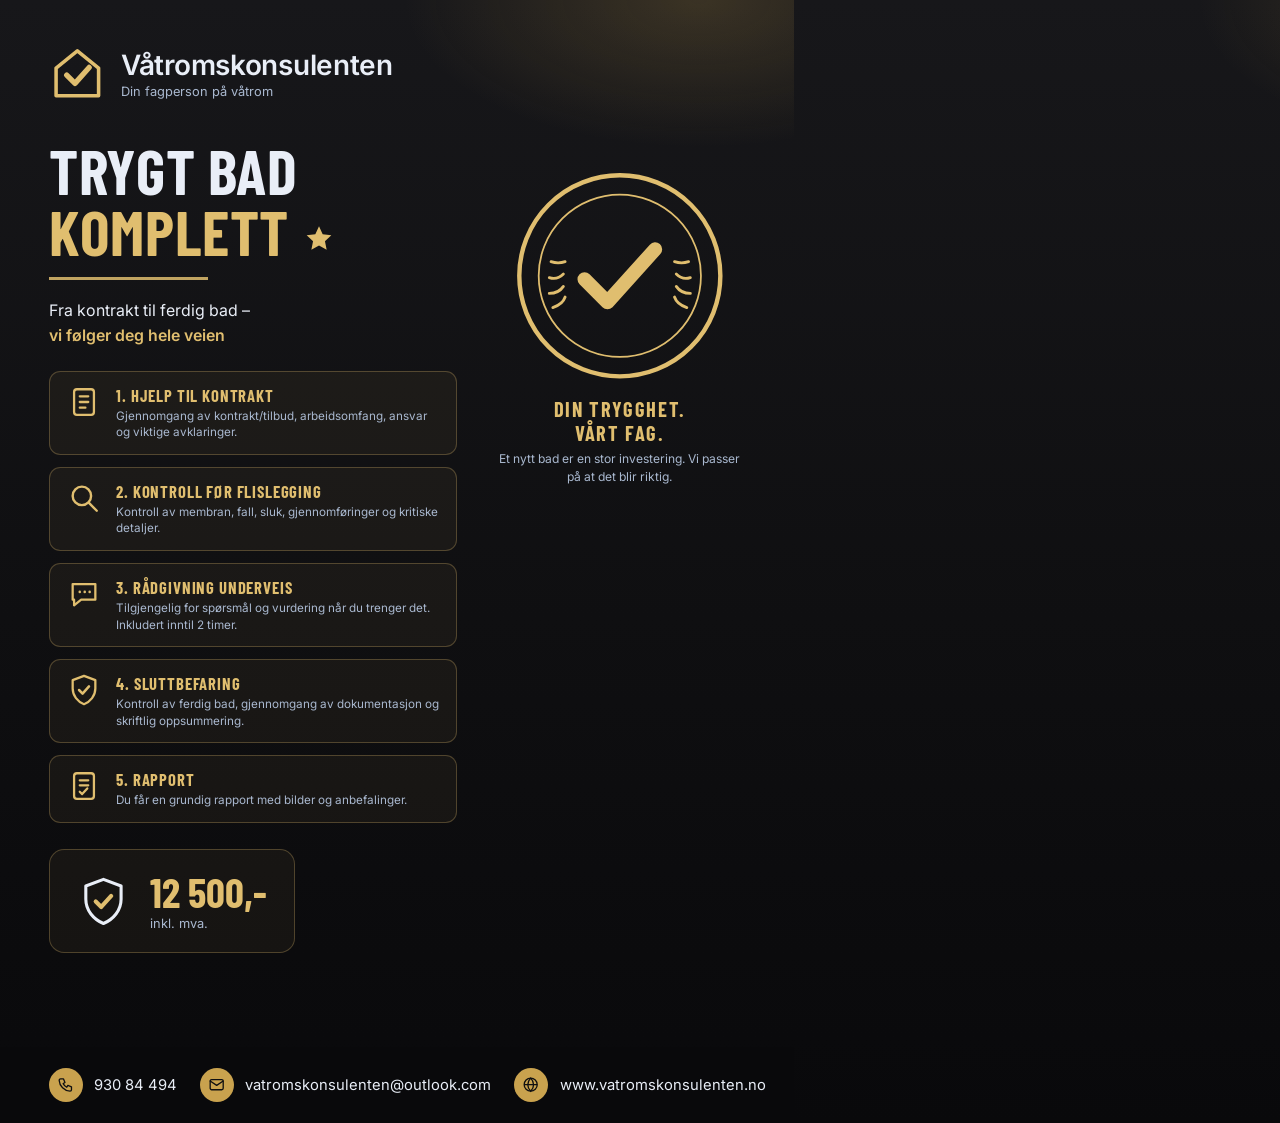
<file: flyer/flyer-komplett.html>
<!DOCTYPE html>
<html lang="no">
<head>
<meta charset="UTF-8">
<title>Flyer – Trygt Bad Komplett</title>
<link rel="stylesheet" href="fonts/fonts.css">
<link rel="stylesheet" href="flyer-base.css">
<style>
  /* Gull/sort variant, som originalen */
  :root {
    --navy-800: #17171a;
    --navy-900: #0f0f11;
    --navy-950: #09090b;
    --accent: var(--gold-bright);
    --accent-strong: var(--gold);
    --glow: rgba(201, 162, 78, 0.20);
    --line: rgba(224, 190, 111, 0.28);
    --card: rgba(224, 190, 111, 0.05);
  }
  .laser-h, .laser-v { display: none; }
  .step-list { list-style: none; margin-top: 6mm; display: grid; gap: 3.2mm; max-width: 108mm; }
  .step-list li { border: 0.35mm solid var(--line); border-radius: 3mm; background: var(--card); padding: 3.4mm 4.5mm; display: flex; gap: 4mm; }
  .step-list .s-icon { width: 9mm; height: 9mm; flex-shrink: 0; }
  .step-list .s-icon svg { width: 100%; height: 100%; }
  .step-list h3 { font-family: "Barlow Condensed", sans-serif; font-size: 4.4mm; font-weight: 700; letter-spacing: 0.05em; color: var(--gold-bright); }
  .step-list p { font-size: 3.1mm; line-height: 1.42; color: var(--muted); margin-top: 0.8mm; }
  .gold-seal { width: 56mm; height: 56mm; margin: 8mm auto 0; }
  .seal-caption { text-align: center; margin-top: 4mm; }
  .seal-caption .h { font-family: "Barlow Condensed", sans-serif; font-weight: 700; text-transform: uppercase; letter-spacing: 0.08em; font-size: 5.4mm; color: var(--gold-bright); }
  .seal-caption p { font-size: 3.2mm; color: var(--muted); margin-top: 1.5mm; line-height: 1.45; }
</style>
</head>
<body>

<div class="page">

  <div class="brand">
    <svg viewBox="0 0 48 48" fill="none">
      <path d="M24 5 6 19.5V43h36V19.5L24 5z" stroke="#e0be6f" stroke-width="3" stroke-linejoin="round"/>
      <path d="M15 25.5l7 7L34 19" stroke="#e0be6f" stroke-width="4.5" stroke-linecap="round" stroke-linejoin="round"/>
    </svg>
    <div>
      <div class="brand-name">Våtromskonsulenten</div>
      <div class="brand-tag">Din fagperson på våtrom</div>
    </div>
  </div>

  <div class="hero-grid">
    <div style="display: flex; flex-direction: column;">
      <h1>Trygt bad<br><span class="accent">komplett <svg viewBox="0 0 24 24" fill="none" style="width: 9mm; height: 9mm; display: inline-block; vertical-align: baseline;"><path d="M12 3l2.6 5.6 6.1.7-4.5 4.2 1.2 6-5.4-3-5.4 3 1.2-6L3.3 9.3l6.1-.7L12 3z" fill="#e0be6f"/></svg></span></h1>
      <div class="underline"></div>
      <p class="intro">Fra kontrakt til ferdig bad –<br><strong>vi følger deg hele veien</strong></p>

      <ol class="step-list">
        <li>
          <span class="s-icon"><svg viewBox="0 0 24 24" fill="none"><rect x="5" y="3" width="14" height="18" rx="2" stroke="#e0be6f" stroke-width="1.6"/><path d="M9 8h6M9 12h6M9 16h4" stroke="#e0be6f" stroke-width="1.6" stroke-linecap="round"/></svg></span>
          <div>
            <h3>1. Hjelp til kontrakt</h3>
            <p>Gjennomgang av kontrakt/tilbud, arbeidsomfang, ansvar og viktige avklaringer.</p>
          </div>
        </li>
        <li>
          <span class="s-icon"><svg viewBox="0 0 24 24" fill="none"><circle cx="10.5" cy="10.5" r="6.5" stroke="#e0be6f" stroke-width="1.7"/><path d="M15.5 15.5 21 21" stroke="#e0be6f" stroke-width="1.7" stroke-linecap="round"/></svg></span>
          <div>
            <h3>2. Kontroll før flislegging</h3>
            <p>Kontroll av membran, fall, sluk, gjennomføringer og kritiske detaljer.</p>
          </div>
        </li>
        <li>
          <span class="s-icon"><svg viewBox="0 0 24 24" fill="none"><path d="M4 5h16v11H10l-5 4v-4H4V5z" stroke="#e0be6f" stroke-width="1.6" stroke-linejoin="round"/><circle cx="9" cy="10.5" r="0.9" fill="#e0be6f"/><circle cx="12.5" cy="10.5" r="0.9" fill="#e0be6f"/><circle cx="16" cy="10.5" r="0.9" fill="#e0be6f"/></svg></span>
          <div>
            <h3>3. Rådgivning underveis</h3>
            <p>Tilgjengelig for spørsmål og vurdering når du trenger det. Inkludert inntil 2 timer.</p>
          </div>
        </li>
        <li>
          <span class="s-icon"><svg viewBox="0 0 24 24" fill="none"><path d="M12 2l8 3v6c0 5-3.5 9.2-8 11-4.5-1.8-8-6-8-11V5l8-3z" stroke="#e0be6f" stroke-width="1.6" stroke-linejoin="round"/><path d="M8.5 12l2.5 2.5 4.5-5" stroke="#e0be6f" stroke-width="1.8" stroke-linecap="round" stroke-linejoin="round"/></svg></span>
          <div>
            <h3>4. Sluttbefaring</h3>
            <p>Kontroll av ferdig bad, gjennomgang av dokumentasjon og skriftlig oppsummering.</p>
          </div>
        </li>
        <li>
          <span class="s-icon"><svg viewBox="0 0 24 24" fill="none"><rect x="5" y="3" width="14" height="18" rx="2" stroke="#e0be6f" stroke-width="1.6"/><path d="M9 8h6M9 11.5h6" stroke="#e0be6f" stroke-width="1.6" stroke-linecap="round"/><path d="M9 16l1.7 1.7 3.6-4" stroke="#e0be6f" stroke-width="1.6" stroke-linecap="round" stroke-linejoin="round"/></svg></span>
          <div>
            <h3>5. Rapport</h3>
            <p>Du får en grundig rapport med bilder og anbefalinger.</p>
          </div>
        </li>
      </ol>

      <div class="price-box">
        <svg viewBox="0 0 24 24" fill="none"><path d="M12 2l8 3v6c0 5-3.5 9.2-8 11-4.5-1.8-8-6-8-11V5l8-3z" stroke="#e9eef7" stroke-width="1.4" stroke-linejoin="round"/><path d="M8.5 12l2.5 2.5 4.5-5" stroke="#e0be6f" stroke-width="1.9" stroke-linecap="round" stroke-linejoin="round"/></svg>
        <div>
          <div class="price-num">12 500,-</div>
          <div class="price-note">inkl. mva.</div>
        </div>
      </div>
    </div>

    <div>
      <div class="gold-seal">
        <svg viewBox="0 0 120 120" fill="none">
          <circle cx="60" cy="60" r="57" stroke="#e0be6f" stroke-width="2.5"/>
          <circle cx="60" cy="60" r="46" stroke="#e0be6f" stroke-width="1"/>
          <!-- laurbær -->
          <g stroke="#e0be6f" stroke-width="1.6" stroke-linecap="round">
            <path d="M22 78c3-1 6-3 7-6M20 70c3 0 6-1 8-4M20 61c3 1 6 0 8-2M21 52c3 1 5 1 8 0M98 78c-3-1-6-3-7-6M100 70c-3 0-6-1-8-4M100 61c-3 1-6 0-8-2M99 52c-3 1-5 1-8 0"/>
          </g>
          <path d="M40 62l13 13 27-30" stroke="#e0be6f" stroke-width="8" stroke-linecap="round" stroke-linejoin="round"/>
        </svg>
      </div>
      <div class="seal-caption">
        <div class="h">Din trygghet.<br>Vårt fag.</div>
        <p>Et nytt bad er en stor investering. Vi passer på at det blir riktig.</p>
      </div>
    </div>
  </div>

</div>

<div class="footer">
  <div class="f-item">
    <span class="f-icon"><svg viewBox="0 0 24 24" fill="none"><path d="M5 4h4l2 5-2.5 1.5a12 12 0 0 0 5 5L15 13l5 2v4a2 2 0 0 1-2 2A16 16 0 0 1 3 6a2 2 0 0 1 2-2z" stroke="#0f0f11" stroke-width="1.8" stroke-linejoin="round"/></svg></span>
    930 84 494
  </div>
  <div class="f-item">
    <span class="f-icon"><svg viewBox="0 0 24 24" fill="none"><rect x="3" y="5" width="18" height="14" rx="2" stroke="#0f0f11" stroke-width="1.8"/><path d="M3 7l9 6 9-6" stroke="#0f0f11" stroke-width="1.8" stroke-linecap="round" stroke-linejoin="round"/></svg></span>
    vatromskonsulenten@outlook.com
  </div>
  <div class="f-item">
    <span class="f-icon"><svg viewBox="0 0 24 24" fill="none"><circle cx="12" cy="12" r="9" stroke="#0f0f11" stroke-width="1.8"/><path d="M3 12h18M12 3c2.5 2.6 4 5.6 4 9s-1.5 6.4-4 9c-2.5-2.6-4-5.6-4-9s1.5-6.4 4-9z" stroke="#0f0f11" stroke-width="1.8"/></svg></span>
    www.vatromskonsulenten.no
  </div>
</div>

</body>
</html>
</file>
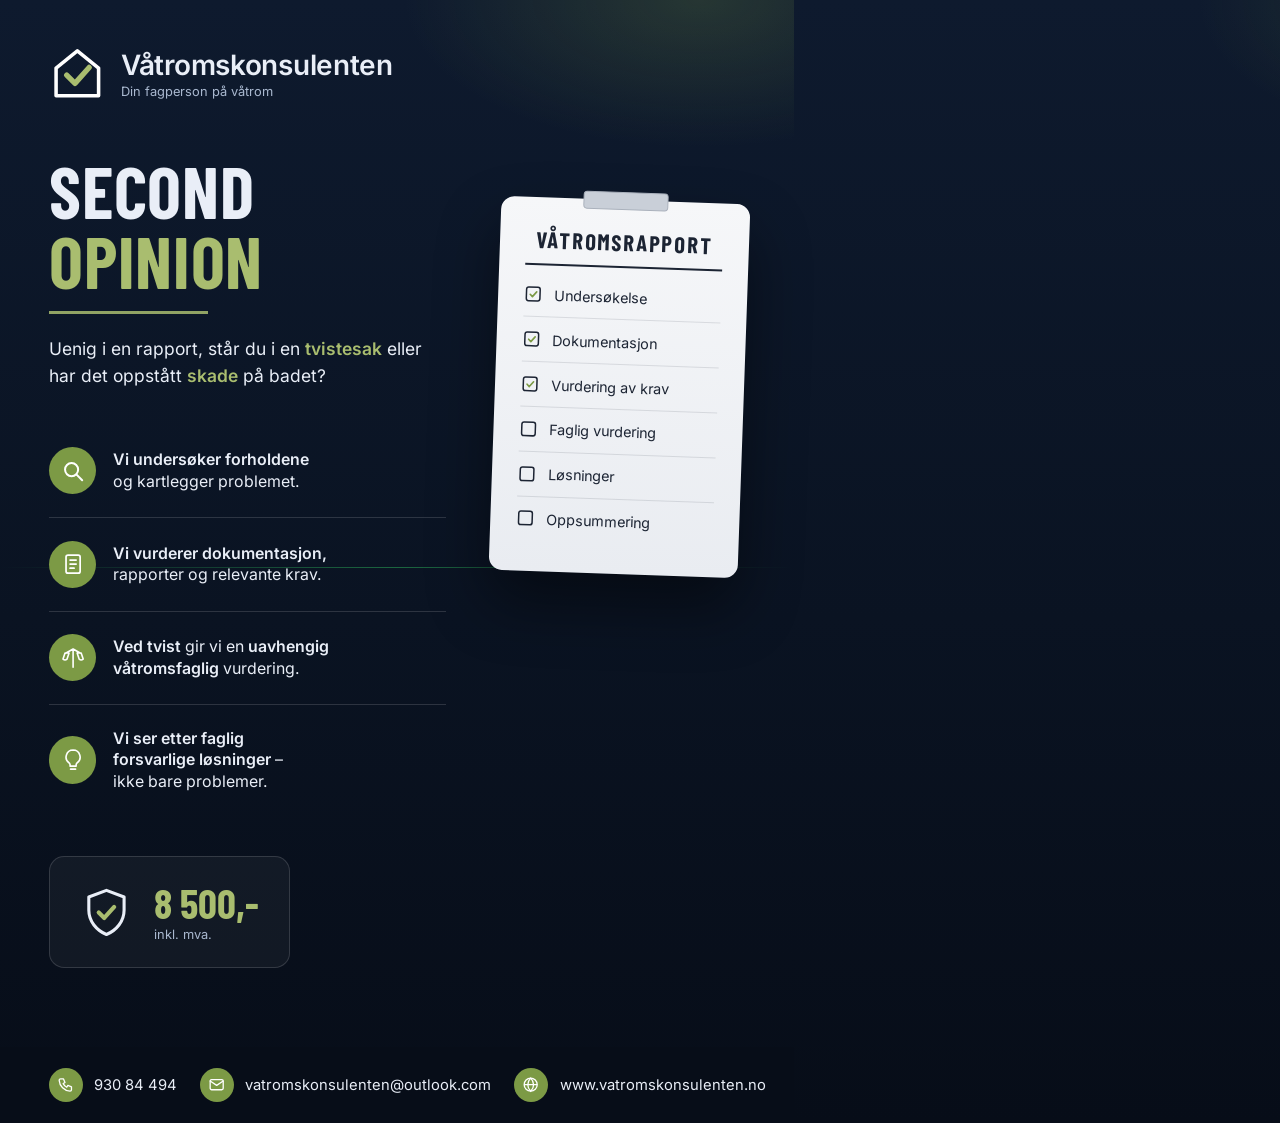
<file: flyer/flyer-secondopinion.html>
<!DOCTYPE html>
<html lang="no">
<head>
<meta charset="UTF-8">
<title>Flyer – Second Opinion</title>
<link rel="stylesheet" href="fonts/fonts.css">
<link rel="stylesheet" href="flyer-base.css">
<style>
  /* Grønn variant, som originalen */
  :root {
    --accent: var(--green-bright);
    --accent-strong: var(--green);
    --glow: rgba(124, 154, 69, 0.22);
  }
  .laser-v { display: none; }
  .hero-grid { margin-top: 14mm; }
  h1 { font-size: 19mm; }
  .intro { font-size: 4.6mm; margin-top: 6mm; }
  .feature-list { margin-top: 9mm; }
  .feature-list li { padding: 6mm 0; }
  .fl-icon { width: 12.5mm; height: 12.5mm; }
  .fl-icon svg { width: 6.4mm; height: 6.4mm; }
  .feature-list .t { font-size: 4.2mm; }
  .price-box { margin-top: 11mm; padding: 6.5mm 8mm; }
  .clipboard { margin-top: 12mm; padding: 8mm 7mm; }
  .clipboard li { padding: 3.4mm 0; font-size: 3.8mm; }
  .clipboard h3 { font-size: 6mm; }
</style>
</head>
<body>

<div class="laser-h"></div>

<div class="page">

  <div class="brand">
    <svg viewBox="0 0 48 48" fill="none">
      <path d="M24 5 6 19.5V43h36V19.5L24 5z" stroke="#fff" stroke-width="3" stroke-linejoin="round"/>
      <path d="M15 25.5l7 7L34 19" stroke="#a9bd6f" stroke-width="4.5" stroke-linecap="round" stroke-linejoin="round"/>
    </svg>
    <div>
      <div class="brand-name">Våtromskonsulenten</div>
      <div class="brand-tag">Din fagperson på våtrom</div>
    </div>
  </div>

  <div class="hero-grid">
    <div style="display: flex; flex-direction: column;">
      <h1>Second<br><span class="accent">opinion</span></h1>
      <div class="underline"></div>
      <p class="intro">Uenig i en rapport, står du i en <strong>tvistesak</strong> eller har det oppstått <strong>skade</strong> på badet?</p>

      <ul class="feature-list">
        <li>
          <span class="fl-icon"><svg viewBox="0 0 24 24" fill="none"><circle cx="10.5" cy="10.5" r="6.5" stroke="#fff" stroke-width="2"/><path d="M15.5 15.5 21 21" stroke="#fff" stroke-width="2" stroke-linecap="round"/></svg></span>
          <span class="t"><b>Vi undersøker forholdene</b><br>og kartlegger problemet.</span>
        </li>
        <li>
          <span class="fl-icon"><svg viewBox="0 0 24 24" fill="none"><rect x="5" y="3" width="14" height="18" rx="2" stroke="#fff" stroke-width="1.7"/><path d="M9 8h6M9 12h6M9 16h4" stroke="#fff" stroke-width="1.7" stroke-linecap="round"/></svg></span>
          <span class="t"><b>Vi vurderer dokumentasjon,</b><br>rapporter og relevante krav.</span>
        </li>
        <li>
          <span class="fl-icon"><svg viewBox="0 0 24 24" fill="none"><path d="M12 3v18M5 7l7-4 7 4M4 7h4l-2 6a3 3 0 0 1-4 0l2-6zm12 0h4l2 6a3 3 0 0 1-4 0l-2-6z" stroke="#fff" stroke-width="1.6" stroke-linecap="round" stroke-linejoin="round"/></svg></span>
          <span class="t"><b>Ved tvist</b> gir vi en <b>uavhengig</b><br><b>våtromsfaglig</b> vurdering.</span>
        </li>
        <li>
          <span class="fl-icon"><svg viewBox="0 0 24 24" fill="none"><path d="M12 2a7 7 0 0 0-4 12.7c.6.5 1 1.2 1 2V18h6v-1.3c0-.8.4-1.5 1-2A7 7 0 0 0 12 2z" stroke="#fff" stroke-width="1.6" stroke-linejoin="round"/><path d="M9.5 21h5" stroke="#fff" stroke-width="1.6" stroke-linecap="round"/></svg></span>
          <span class="t"><b>Vi ser etter faglig</b><br><b>forsvarlige løsninger</b> –<br>ikke bare problemer.</span>
        </li>
      </ul>

      <div class="price-box">
        <svg viewBox="0 0 24 24" fill="none"><path d="M12 2l8 3v6c0 5-3.5 9.2-8 11-4.5-1.8-8-6-8-11V5l8-3z" stroke="#e9eef7" stroke-width="1.4" stroke-linejoin="round"/><path d="M8.5 12l2.5 2.5 4.5-5" stroke="#a9bd6f" stroke-width="1.9" stroke-linecap="round" stroke-linejoin="round"/></svg>
        <div>
          <div class="price-num">8 500,-</div>
          <div class="price-note">inkl. mva.</div>
        </div>
      </div>
    </div>

    <div>
      <div class="clipboard">
        <h3>Våtromsrapport</h3>
        <ul>
          <li><svg viewBox="0 0 24 24" fill="none"><rect x="3" y="3" width="18" height="18" rx="3" stroke="#1c2433" stroke-width="2"/><path d="M8 12.5l3 3 5.5-6.5" stroke="#7c9a45" stroke-width="2.2" stroke-linecap="round" stroke-linejoin="round"/></svg> Undersøkelse</li>
          <li><svg viewBox="0 0 24 24" fill="none"><rect x="3" y="3" width="18" height="18" rx="3" stroke="#1c2433" stroke-width="2"/><path d="M8 12.5l3 3 5.5-6.5" stroke="#7c9a45" stroke-width="2.2" stroke-linecap="round" stroke-linejoin="round"/></svg> Dokumentasjon</li>
          <li><svg viewBox="0 0 24 24" fill="none"><rect x="3" y="3" width="18" height="18" rx="3" stroke="#1c2433" stroke-width="2"/><path d="M8 12.5l3 3 5.5-6.5" stroke="#7c9a45" stroke-width="2.2" stroke-linecap="round" stroke-linejoin="round"/></svg> Vurdering av krav</li>
          <li><svg viewBox="0 0 24 24" fill="none"><rect x="3" y="3" width="18" height="18" rx="3" stroke="#1c2433" stroke-width="2"/></svg> Faglig vurdering</li>
          <li><svg viewBox="0 0 24 24" fill="none"><rect x="3" y="3" width="18" height="18" rx="3" stroke="#1c2433" stroke-width="2"/></svg> Løsninger</li>
          <li><svg viewBox="0 0 24 24" fill="none"><rect x="3" y="3" width="18" height="18" rx="3" stroke="#1c2433" stroke-width="2"/></svg> Oppsummering</li>
        </ul>
      </div>
    </div>
  </div>

</div>

<div class="footer">
  <div class="f-item">
    <span class="f-icon"><svg viewBox="0 0 24 24" fill="none"><path d="M5 4h4l2 5-2.5 1.5a12 12 0 0 0 5 5L15 13l5 2v4a2 2 0 0 1-2 2A16 16 0 0 1 3 6a2 2 0 0 1 2-2z" stroke="#fff" stroke-width="1.8" stroke-linejoin="round"/></svg></span>
    930 84 494
  </div>
  <div class="f-item">
    <span class="f-icon"><svg viewBox="0 0 24 24" fill="none"><rect x="3" y="5" width="18" height="14" rx="2" stroke="#fff" stroke-width="1.8"/><path d="M3 7l9 6 9-6" stroke="#fff" stroke-width="1.8" stroke-linecap="round" stroke-linejoin="round"/></svg></span>
    vatromskonsulenten@outlook.com
  </div>
  <div class="f-item">
    <span class="f-icon"><svg viewBox="0 0 24 24" fill="none"><circle cx="12" cy="12" r="9" stroke="#fff" stroke-width="1.8"/><path d="M3 12h18M12 3c2.5 2.6 4 5.6 4 9s-1.5 6.4-4 9c-2.5-2.6-4-5.6-4-9s1.5-6.4 4-9z" stroke="#fff" stroke-width="1.8"/></svg></span>
    www.vatromskonsulenten.no
  </div>
</div>

</body>
</html>
</file>
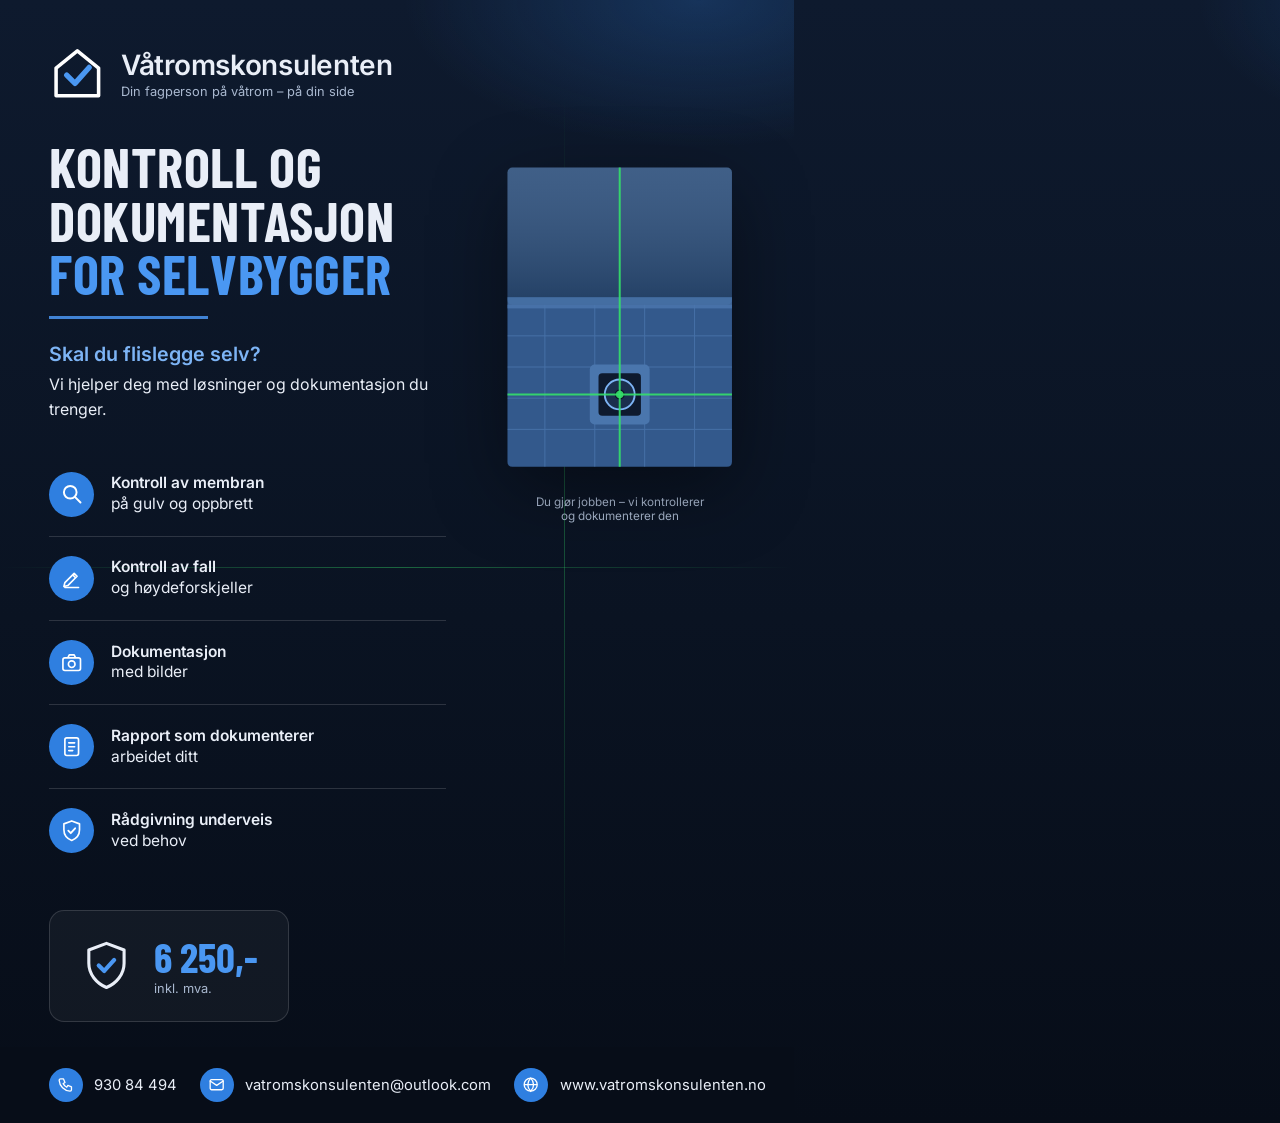
<file: flyer/flyer-selvbygger.html>
<!DOCTYPE html>
<html lang="no">
<head>
<meta charset="UTF-8">
<title>Flyer – Kontroll og dokumentasjon for selvbygger</title>
<link rel="stylesheet" href="fonts/fonts.css">
<link rel="stylesheet" href="flyer-base.css">
<style>
  h1 { font-size: 14.5mm; }
  .hero-grid { margin-top: 10mm; }
  .intro-q { margin-top: 6mm; font-family: "Inter", sans-serif; font-weight: 600; font-size: 5.2mm; color: var(--blue-soft); }
  .intro { margin-top: 2mm; }
  .feature-list { margin-top: 8mm; }
  .feature-list li { padding: 5mm 0; }
  .fl-icon { width: 12mm; height: 12mm; }
  .fl-icon svg { width: 6.2mm; height: 6.2mm; }
  .feature-list .t { font-size: 4.1mm; }
  .price-box { margin-top: 10mm; padding: 6.5mm 8mm; }
</style>
</head>
<body>

<div class="laser-h"></div>
<div class="laser-v"></div>

<div class="page">

  <div class="brand">
    <svg viewBox="0 0 48 48" fill="none">
      <path d="M24 5 6 19.5V43h36V19.5L24 5z" stroke="#fff" stroke-width="3" stroke-linejoin="round"/>
      <path d="M15 25.5l7 7L34 19" stroke="#4a97f2" stroke-width="4.5" stroke-linecap="round" stroke-linejoin="round"/>
    </svg>
    <div>
      <div class="brand-name">Våtromskonsulenten</div>
      <div class="brand-tag">Din fagperson på våtrom – på din side</div>
    </div>
  </div>

  <div class="hero-grid">
    <div style="display: flex; flex-direction: column;">
      <h1>Kontroll og dokumentasjon<br><span class="accent">for selvbygger</span></h1>
      <div class="underline"></div>
      <p class="intro-q">Skal du flislegge selv?</p>
      <p class="intro">Vi hjelper deg med løsninger og dokumentasjon du trenger.</p>

      <ul class="feature-list">
        <li>
          <span class="fl-icon"><svg viewBox="0 0 24 24" fill="none"><circle cx="10.5" cy="10.5" r="6.5" stroke="#fff" stroke-width="2"/><path d="M15.5 15.5 21 21" stroke="#fff" stroke-width="2" stroke-linecap="round"/></svg></span>
          <span class="t"><b>Kontroll av membran</b><br>på gulv og oppbrett</span>
        </li>
        <li>
          <span class="fl-icon"><svg viewBox="0 0 24 24" fill="none"><path d="M14.5 6.5l3 3L8 19l-4 1 1-4 9.5-9.5z" stroke="#fff" stroke-width="1.7" stroke-linejoin="round"/><path d="M13 8l3 3" stroke="#fff" stroke-width="1.7"/><path d="M5 21h14" stroke="#fff" stroke-width="1.7" stroke-linecap="round"/></svg></span>
          <span class="t"><b>Kontroll av fall</b><br>og høydeforskjeller</span>
        </li>
        <li>
          <span class="fl-icon"><svg viewBox="0 0 24 24" fill="none"><rect x="3" y="7" width="18" height="13" rx="2" stroke="#fff" stroke-width="1.7"/><path d="M8 7l1.5-3h5L16 7" stroke="#fff" stroke-width="1.7" stroke-linejoin="round"/><circle cx="12" cy="13.5" r="3.4" stroke="#fff" stroke-width="1.7"/></svg></span>
          <span class="t"><b>Dokumentasjon</b><br>med bilder</span>
        </li>
        <li>
          <span class="fl-icon"><svg viewBox="0 0 24 24" fill="none"><rect x="5" y="3" width="14" height="18" rx="2" stroke="#fff" stroke-width="1.7"/><path d="M9 8h6M9 12h6M9 16h4" stroke="#fff" stroke-width="1.7" stroke-linecap="round"/></svg></span>
          <span class="t"><b>Rapport som dokumenterer</b><br>arbeidet ditt</span>
        </li>
        <li>
          <span class="fl-icon"><svg viewBox="0 0 24 24" fill="none"><path d="M12 2l8 3v6c0 5-3.5 9.2-8 11-4.5-1.8-8-6-8-11V5l8-3z" stroke="#fff" stroke-width="1.7" stroke-linejoin="round"/><path d="M8.5 12l2.5 2.5 4.5-5" stroke="#fff" stroke-width="1.9" stroke-linecap="round" stroke-linejoin="round"/></svg></span>
          <span class="t"><b>Rådgivning underveis</b><br>ved behov</span>
        </li>
      </ul>

      <div class="price-box">
        <svg viewBox="0 0 24 24" fill="none"><path d="M12 2l8 3v6c0 5-3.5 9.2-8 11-4.5-1.8-8-6-8-11V5l8-3z" stroke="#e9eef7" stroke-width="1.4" stroke-linejoin="round"/><path d="M8.5 12l2.5 2.5 4.5-5" stroke="#4a97f2" stroke-width="1.9" stroke-linecap="round" stroke-linejoin="round"/></svg>
        <div>
          <div class="price-num">6 250,-</div>
          <div class="price-note">inkl. mva.</div>
        </div>
      </div>
    </div>

    <div>
      <!-- Membranrom med laserkryss og sluk – refererer til fotoet i originalen -->
      <svg viewBox="0 0 200 260" fill="none" style="width: 100%; margin-top: 4mm; filter: drop-shadow(0 6mm 10mm rgba(0,0,0,0.4));">
        <rect x="10" y="10" width="180" height="110" rx="4" fill="#2a4d7a"/>
        <rect x="10" y="10" width="180" height="110" rx="4" fill="url(#wallshade2)"/>
        <path d="M10 120 L190 120 L190 246 Q190 250 186 250 L14 250 Q10 250 10 246 Z" fill="#33598c"/>
        <g opacity="0.25" stroke="#7db4f5" stroke-width="0.8">
          <path d="M10 145h180M10 170h180M10 195h180M10 220h180"/>
          <path d="M40 120v130M80 120v130M120 120v130M160 120v130"/>
        </g>
        <rect x="10" y="114" width="180" height="9" fill="#4a76ad" opacity="0.85"/>
        <g>
          <rect x="76" y="168" width="48" height="48" rx="4" fill="#4a76ad"/>
          <rect x="83" y="175" width="34" height="34" rx="3" fill="#0e1a2e"/>
          <circle cx="100" cy="192" r="12" fill="#1b2f4e" stroke="#7db4f5" stroke-width="1.5"/>
          <circle cx="100" cy="192" r="4" fill="#0a1322"/>
        </g>
        <g stroke="#35e06a" stroke-width="1.6" opacity="0.9">
          <path d="M100 10 L100 250"/>
          <path d="M10 192 L190 192"/>
        </g>
        <circle cx="100" cy="192" r="3" fill="#35e06a" opacity="0.9"/>
        <defs>
          <linearGradient id="wallshade2" x1="0" y1="0" x2="0" y2="1">
            <stop offset="0" stop-color="rgba(255,255,255,0.10)"/>
            <stop offset="1" stop-color="rgba(0,0,0,0.18)"/>
          </linearGradient>
        </defs>
      </svg>
      <p style="font-size: 3.1mm; color: var(--muted); text-align: center; margin-top: 3mm;">Du gjør jobben – vi kontrollerer<br>og dokumenterer den</p>
    </div>
  </div>

</div>

<div class="footer">
  <div class="f-item">
    <span class="f-icon"><svg viewBox="0 0 24 24" fill="none"><path d="M5 4h4l2 5-2.5 1.5a12 12 0 0 0 5 5L15 13l5 2v4a2 2 0 0 1-2 2A16 16 0 0 1 3 6a2 2 0 0 1 2-2z" stroke="#fff" stroke-width="1.8" stroke-linejoin="round"/></svg></span>
    930 84 494
  </div>
  <div class="f-item">
    <span class="f-icon"><svg viewBox="0 0 24 24" fill="none"><rect x="3" y="5" width="18" height="14" rx="2" stroke="#fff" stroke-width="1.8"/><path d="M3 7l9 6 9-6" stroke="#fff" stroke-width="1.8" stroke-linecap="round" stroke-linejoin="round"/></svg></span>
    vatromskonsulenten@outlook.com
  </div>
  <div class="f-item">
    <span class="f-icon"><svg viewBox="0 0 24 24" fill="none"><circle cx="12" cy="12" r="9" stroke="#fff" stroke-width="1.8"/><path d="M3 12h18M12 3c2.5 2.6 4 5.6 4 9s-1.5 6.4-4 9c-2.5-2.6-4-5.6-4-9s1.5-6.4 4-9z" stroke="#fff" stroke-width="1.8"/></svg></span>
    www.vatromskonsulenten.no
  </div>
</div>

</body>
</html>
</file>
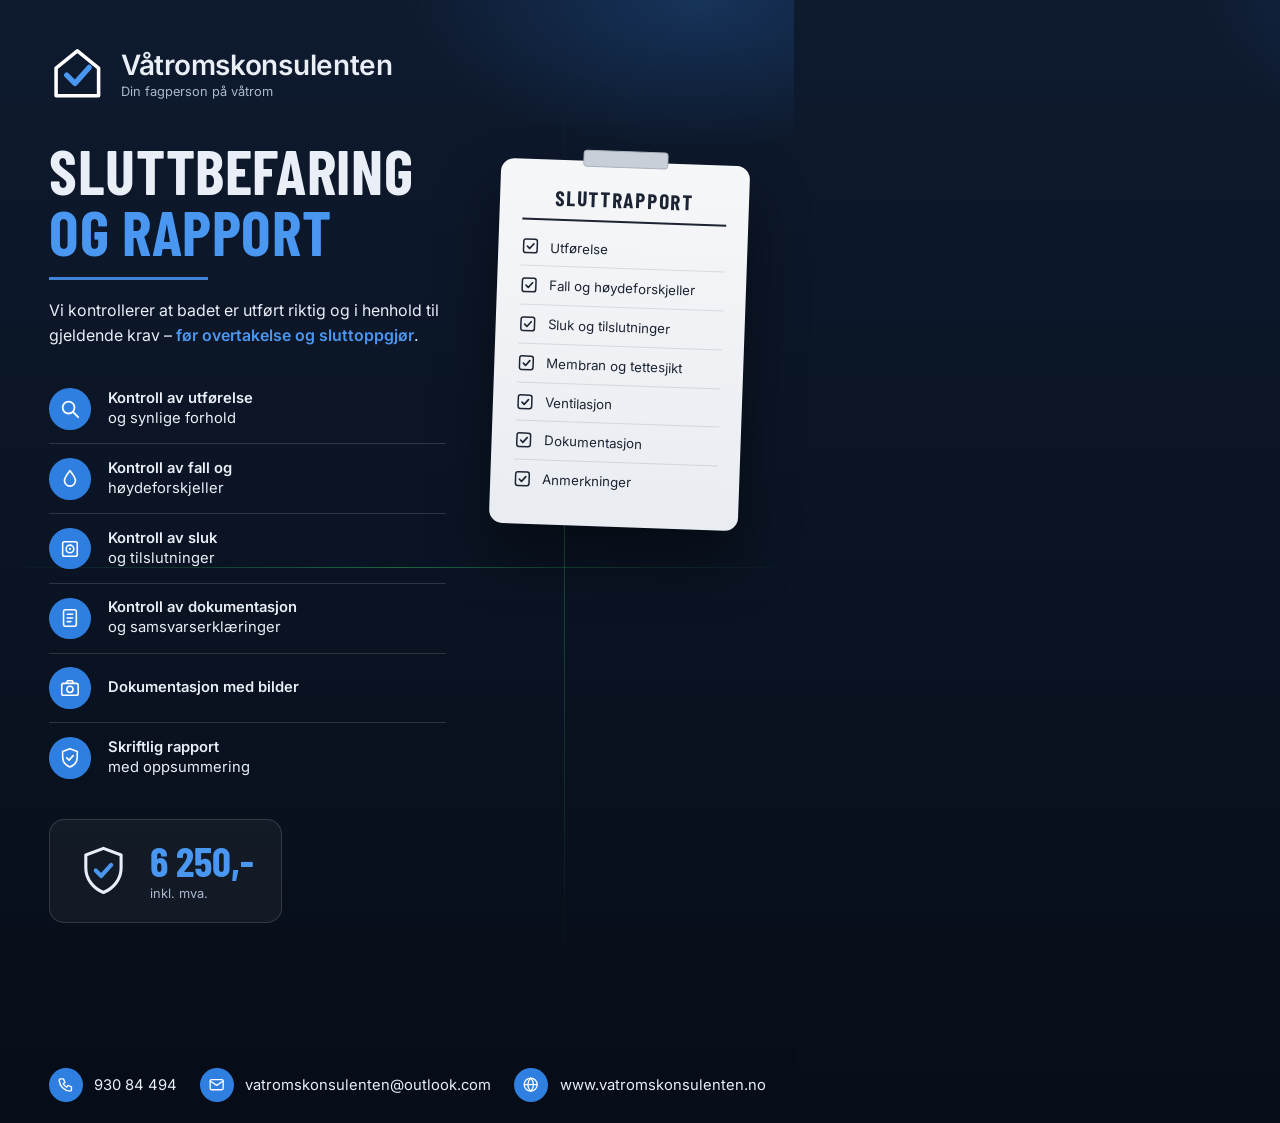
<file: flyer/flyer-sluttbefaring.html>
<!DOCTYPE html>
<html lang="no">
<head>
<meta charset="UTF-8">
<title>Flyer – Sluttbefaring og Rapport</title>
<link rel="stylesheet" href="fonts/fonts.css">
<link rel="stylesheet" href="flyer-base.css">
</head>
<body>

<div class="laser-h"></div>
<div class="laser-v"></div>

<div class="page">

  <div class="brand">
    <svg viewBox="0 0 48 48" fill="none">
      <path d="M24 5 6 19.5V43h36V19.5L24 5z" stroke="#fff" stroke-width="3" stroke-linejoin="round"/>
      <path d="M15 25.5l7 7L34 19" stroke="#4a97f2" stroke-width="4.5" stroke-linecap="round" stroke-linejoin="round"/>
    </svg>
    <div>
      <div class="brand-name">Våtromskonsulenten</div>
      <div class="brand-tag">Din fagperson på våtrom</div>
    </div>
  </div>

  <div class="hero-grid">
    <div style="display: flex; flex-direction: column;">
      <h1>Sluttbefaring<br><span class="accent">og rapport</span></h1>
      <div class="underline"></div>
      <p class="intro">Vi kontrollerer at badet er utført riktig og i henhold til gjeldende krav – <strong>før overtakelse og sluttoppgjør</strong>.</p>

      <ul class="feature-list">
        <li>
          <span class="fl-icon"><svg viewBox="0 0 24 24" fill="none"><circle cx="10.5" cy="10.5" r="6.5" stroke="#fff" stroke-width="2"/><path d="M15.5 15.5 21 21" stroke="#fff" stroke-width="2" stroke-linecap="round"/></svg></span>
          <span class="t"><b>Kontroll av utførelse</b><br>og synlige forhold</span>
        </li>
        <li>
          <span class="fl-icon"><svg viewBox="0 0 24 24" fill="none"><path d="M12 3c3.5 4.2 6 7.6 6 10.8A6 6 0 0 1 6 13.8C6 10.6 8.5 7.2 12 3z" stroke="#fff" stroke-width="1.8" stroke-linejoin="round"/></svg></span>
          <span class="t"><b>Kontroll av fall og</b><br>høydeforskjeller</span>
        </li>
        <li>
          <span class="fl-icon"><svg viewBox="0 0 24 24" fill="none"><rect x="4" y="4" width="16" height="16" rx="2" stroke="#fff" stroke-width="1.7"/><circle cx="12" cy="12" r="4.2" stroke="#fff" stroke-width="1.7"/><circle cx="12" cy="12" r="1.2" fill="#fff"/></svg></span>
          <span class="t"><b>Kontroll av sluk</b><br>og tilslutninger</span>
        </li>
        <li>
          <span class="fl-icon"><svg viewBox="0 0 24 24" fill="none"><rect x="5" y="3" width="14" height="18" rx="2" stroke="#fff" stroke-width="1.7"/><path d="M9 8h6M9 12h6M9 16h4" stroke="#fff" stroke-width="1.7" stroke-linecap="round"/></svg></span>
          <span class="t"><b>Kontroll av dokumentasjon</b><br>og samsvarserklæringer</span>
        </li>
        <li>
          <span class="fl-icon"><svg viewBox="0 0 24 24" fill="none"><rect x="3" y="7" width="18" height="13" rx="2" stroke="#fff" stroke-width="1.7"/><path d="M8 7l1.5-3h5L16 7" stroke="#fff" stroke-width="1.7" stroke-linejoin="round"/><circle cx="12" cy="13.5" r="3.4" stroke="#fff" stroke-width="1.7"/></svg></span>
          <span class="t"><b>Dokumentasjon med bilder</b></span>
        </li>
        <li>
          <span class="fl-icon"><svg viewBox="0 0 24 24" fill="none"><path d="M12 2l8 3v6c0 5-3.5 9.2-8 11-4.5-1.8-8-6-8-11V5l8-3z" stroke="#fff" stroke-width="1.7" stroke-linejoin="round"/><path d="M8.5 12l2.5 2.5 4.5-5" stroke="#fff" stroke-width="1.9" stroke-linecap="round" stroke-linejoin="round"/></svg></span>
          <span class="t"><b>Skriftlig rapport</b><br>med oppsummering</span>
        </li>
      </ul>

      <div class="price-box">
        <svg viewBox="0 0 24 24" fill="none"><path d="M12 2l8 3v6c0 5-3.5 9.2-8 11-4.5-1.8-8-6-8-11V5l8-3z" stroke="#e9eef7" stroke-width="1.4" stroke-linejoin="round"/><path d="M8.5 12l2.5 2.5 4.5-5" stroke="#4a97f2" stroke-width="1.9" stroke-linecap="round" stroke-linejoin="round"/></svg>
        <div>
          <div class="price-num">6 250,-</div>
          <div class="price-note">inkl. mva.</div>
        </div>
      </div>
    </div>

    <div>
      <div class="clipboard">
        <h3>Sluttrapport</h3>
        <ul>
          <li><svg viewBox="0 0 24 24" fill="none"><rect x="3" y="3" width="18" height="18" rx="3" stroke="#1c2433" stroke-width="2"/><path d="M8 12.5l3 3 5.5-6.5" stroke="#1c2433" stroke-width="2.2" stroke-linecap="round" stroke-linejoin="round"/></svg> Utførelse</li>
          <li><svg viewBox="0 0 24 24" fill="none"><rect x="3" y="3" width="18" height="18" rx="3" stroke="#1c2433" stroke-width="2"/><path d="M8 12.5l3 3 5.5-6.5" stroke="#1c2433" stroke-width="2.2" stroke-linecap="round" stroke-linejoin="round"/></svg> Fall og høydeforskjeller</li>
          <li><svg viewBox="0 0 24 24" fill="none"><rect x="3" y="3" width="18" height="18" rx="3" stroke="#1c2433" stroke-width="2"/><path d="M8 12.5l3 3 5.5-6.5" stroke="#1c2433" stroke-width="2.2" stroke-linecap="round" stroke-linejoin="round"/></svg> Sluk og tilslutninger</li>
          <li><svg viewBox="0 0 24 24" fill="none"><rect x="3" y="3" width="18" height="18" rx="3" stroke="#1c2433" stroke-width="2"/><path d="M8 12.5l3 3 5.5-6.5" stroke="#1c2433" stroke-width="2.2" stroke-linecap="round" stroke-linejoin="round"/></svg> Membran og tettesjikt</li>
          <li><svg viewBox="0 0 24 24" fill="none"><rect x="3" y="3" width="18" height="18" rx="3" stroke="#1c2433" stroke-width="2"/><path d="M8 12.5l3 3 5.5-6.5" stroke="#1c2433" stroke-width="2.2" stroke-linecap="round" stroke-linejoin="round"/></svg> Ventilasjon</li>
          <li><svg viewBox="0 0 24 24" fill="none"><rect x="3" y="3" width="18" height="18" rx="3" stroke="#1c2433" stroke-width="2"/><path d="M8 12.5l3 3 5.5-6.5" stroke="#1c2433" stroke-width="2.2" stroke-linecap="round" stroke-linejoin="round"/></svg> Dokumentasjon</li>
          <li><svg viewBox="0 0 24 24" fill="none"><rect x="3" y="3" width="18" height="18" rx="3" stroke="#1c2433" stroke-width="2"/><path d="M8 12.5l3 3 5.5-6.5" stroke="#1c2433" stroke-width="2.2" stroke-linecap="round" stroke-linejoin="round"/></svg> Anmerkninger</li>
        </ul>
      </div>
    </div>
  </div>

</div>

<div class="footer">
  <div class="f-item">
    <span class="f-icon"><svg viewBox="0 0 24 24" fill="none"><path d="M5 4h4l2 5-2.5 1.5a12 12 0 0 0 5 5L15 13l5 2v4a2 2 0 0 1-2 2A16 16 0 0 1 3 6a2 2 0 0 1 2-2z" stroke="#fff" stroke-width="1.8" stroke-linejoin="round"/></svg></span>
    930 84 494
  </div>
  <div class="f-item">
    <span class="f-icon"><svg viewBox="0 0 24 24" fill="none"><rect x="3" y="5" width="18" height="14" rx="2" stroke="#fff" stroke-width="1.8"/><path d="M3 7l9 6 9-6" stroke="#fff" stroke-width="1.8" stroke-linecap="round" stroke-linejoin="round"/></svg></span>
    vatromskonsulenten@outlook.com
  </div>
  <div class="f-item">
    <span class="f-icon"><svg viewBox="0 0 24 24" fill="none"><circle cx="12" cy="12" r="9" stroke="#fff" stroke-width="1.8"/><path d="M3 12h18M12 3c2.5 2.6 4 5.6 4 9s-1.5 6.4-4 9c-2.5-2.6-4-5.6-4-9s1.5-6.4 4-9z" stroke="#fff" stroke-width="1.8"/></svg></span>
    www.vatromskonsulenten.no
  </div>
</div>

</body>
</html>
</file>
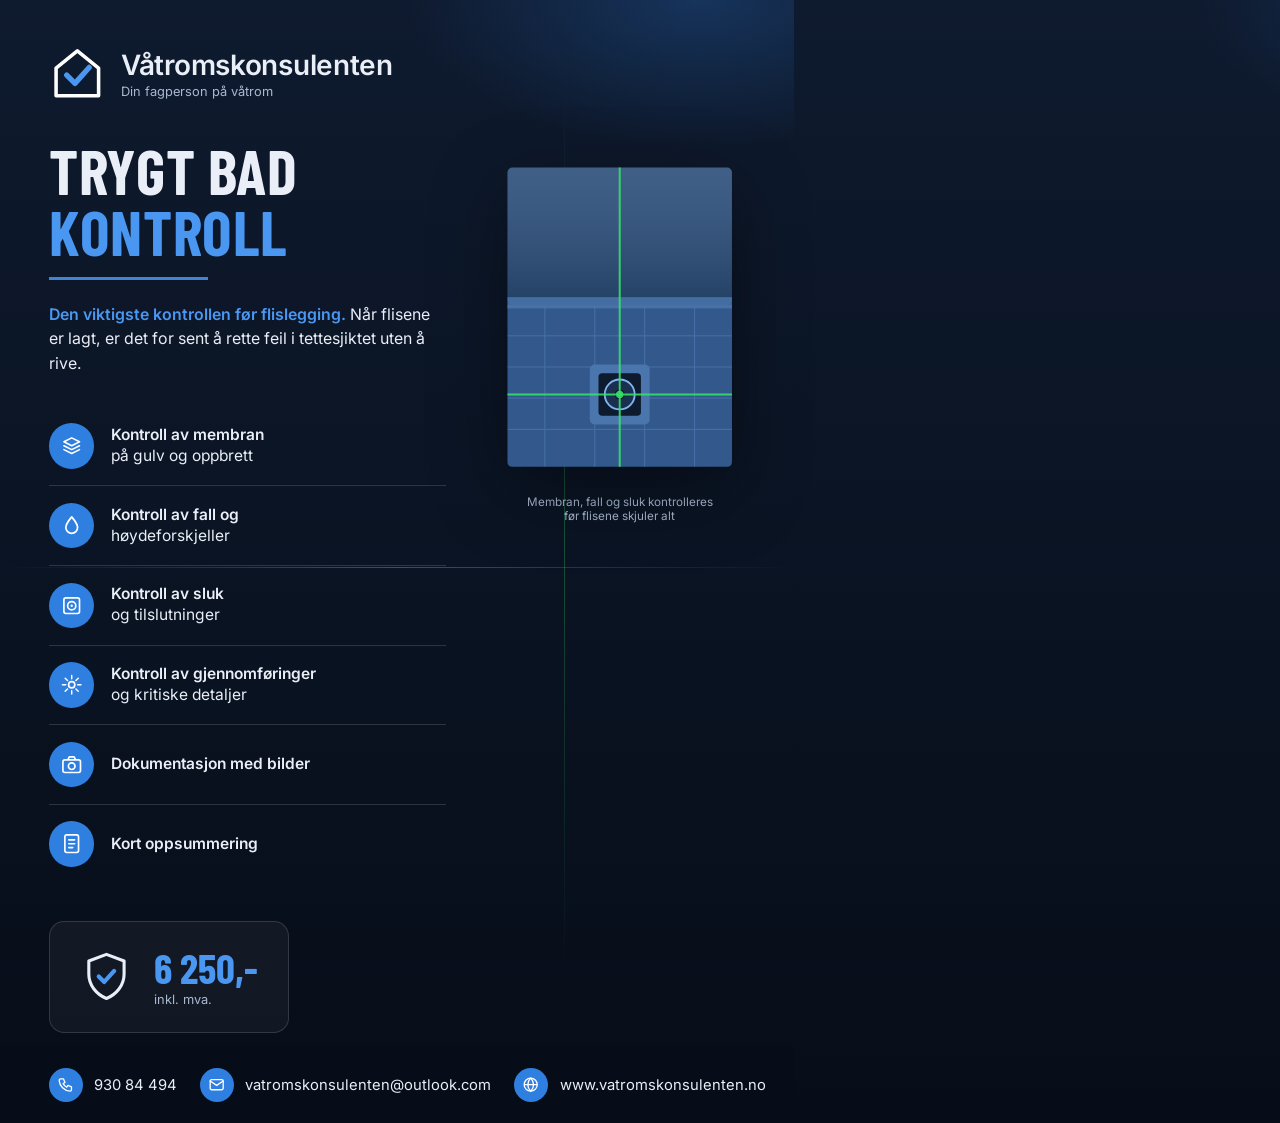
<file: flyer/flyer-trygtbad.html>
<!DOCTYPE html>
<html lang="no">
<head>
<meta charset="UTF-8">
<title>Flyer – Trygt Bad Kontroll</title>
<link rel="stylesheet" href="fonts/fonts.css">
<link rel="stylesheet" href="flyer-base.css">
<style>
  .hero-grid { margin-top: 10mm; }
  .intro { margin-top: 6mm; }
  .feature-list { margin-top: 8mm; }
  .feature-list li { padding: 4.4mm 0; }
  .fl-icon { width: 12mm; height: 12mm; }
  .fl-icon svg { width: 6.2mm; height: 6.2mm; }
  .feature-list .t { font-size: 4.1mm; }
  .price-box { margin-top: 10mm; padding: 6.5mm 8mm; }
</style>
</head>
<body>

<div class="laser-h"></div>
<div class="laser-v"></div>

<div class="page">

  <div class="brand">
    <svg viewBox="0 0 48 48" fill="none">
      <path d="M24 5 6 19.5V43h36V19.5L24 5z" stroke="#fff" stroke-width="3" stroke-linejoin="round"/>
      <path d="M15 25.5l7 7L34 19" stroke="#4a97f2" stroke-width="4.5" stroke-linecap="round" stroke-linejoin="round"/>
    </svg>
    <div>
      <div class="brand-name">Våtromskonsulenten</div>
      <div class="brand-tag">Din fagperson på våtrom</div>
    </div>
  </div>

  <div class="hero-grid">
    <div style="display: flex; flex-direction: column;">
      <h1>Trygt bad<br><span class="accent">kontroll</span></h1>
      <div class="underline"></div>
      <p class="intro"><strong>Den viktigste kontrollen før flislegging.</strong> Når flisene er lagt, er det for sent å rette feil i tettesjiktet uten å rive.</p>

      <ul class="feature-list">
        <li>
          <span class="fl-icon"><svg viewBox="0 0 24 24" fill="none"><path d="M4 8l8-4 8 4-8 4-8-4z" stroke="#fff" stroke-width="1.6" stroke-linejoin="round"/><path d="M4 12l8 4 8-4M4 16l8 4 8-4" stroke="#fff" stroke-width="1.6" stroke-linecap="round" stroke-linejoin="round"/></svg></span>
          <span class="t"><b>Kontroll av membran</b><br>på gulv og oppbrett</span>
        </li>
        <li>
          <span class="fl-icon"><svg viewBox="0 0 24 24" fill="none"><path d="M12 3c3.5 4.2 6 7.6 6 10.8A6 6 0 0 1 6 13.8C6 10.6 8.5 7.2 12 3z" stroke="#fff" stroke-width="1.8" stroke-linejoin="round"/></svg></span>
          <span class="t"><b>Kontroll av fall og</b><br>høydeforskjeller</span>
        </li>
        <li>
          <span class="fl-icon"><svg viewBox="0 0 24 24" fill="none"><rect x="4" y="4" width="16" height="16" rx="2" stroke="#fff" stroke-width="1.7"/><circle cx="12" cy="12" r="4.2" stroke="#fff" stroke-width="1.7"/><circle cx="12" cy="12" r="1.2" fill="#fff"/></svg></span>
          <span class="t"><b>Kontroll av sluk</b><br>og tilslutninger</span>
        </li>
        <li>
          <span class="fl-icon"><svg viewBox="0 0 24 24" fill="none"><circle cx="12" cy="12" r="3.2" stroke="#fff" stroke-width="1.7"/><path d="M12 2.5v3.4M12 18.1v3.4M2.5 12h3.4M18.1 12h3.4M5.3 5.3l2.4 2.4M16.3 16.3l2.4 2.4M18.7 5.3l-2.4 2.4M7.7 16.3l-2.4 2.4" stroke="#fff" stroke-width="1.5" stroke-linecap="round"/></svg></span>
          <span class="t"><b>Kontroll av gjennomføringer</b><br>og kritiske detaljer</span>
        </li>
        <li>
          <span class="fl-icon"><svg viewBox="0 0 24 24" fill="none"><rect x="3" y="7" width="18" height="13" rx="2" stroke="#fff" stroke-width="1.7"/><path d="M8 7l1.5-3h5L16 7" stroke="#fff" stroke-width="1.7" stroke-linejoin="round"/><circle cx="12" cy="13.5" r="3.4" stroke="#fff" stroke-width="1.7"/></svg></span>
          <span class="t"><b>Dokumentasjon med bilder</b></span>
        </li>
        <li>
          <span class="fl-icon"><svg viewBox="0 0 24 24" fill="none"><rect x="5" y="3" width="14" height="18" rx="2" stroke="#fff" stroke-width="1.7"/><path d="M9 8h6M9 12h6M9 16h4" stroke="#fff" stroke-width="1.7" stroke-linecap="round"/></svg></span>
          <span class="t"><b>Kort oppsummering</b></span>
        </li>
      </ul>

      <div class="price-box">
        <svg viewBox="0 0 24 24" fill="none"><path d="M12 2l8 3v6c0 5-3.5 9.2-8 11-4.5-1.8-8-6-8-11V5l8-3z" stroke="#e9eef7" stroke-width="1.4" stroke-linejoin="round"/><path d="M8.5 12l2.5 2.5 4.5-5" stroke="#4a97f2" stroke-width="1.9" stroke-linecap="round" stroke-linejoin="round"/></svg>
        <div>
          <div class="price-num">6 250,-</div>
          <div class="price-note">inkl. mva.</div>
        </div>
      </div>
    </div>

    <div>
      <!-- Membranrom med laserkryss og sluk – stilisert som på originalen -->
      <svg viewBox="0 0 200 260" fill="none" style="width: 100%; margin-top: 4mm; filter: drop-shadow(0 6mm 10mm rgba(0,0,0,0.4));">
        <!-- bakvegg -->
        <rect x="10" y="10" width="180" height="110" rx="4" fill="#2a4d7a"/>
        <rect x="10" y="10" width="180" height="110" rx="4" fill="url(#wallshade)"/>
        <!-- gulv -->
        <path d="M10 120 L190 120 L190 246 Q190 250 186 250 L14 250 Q10 250 10 246 Z" fill="#33598c"/>
        <!-- membran-tekstur -->
        <g opacity="0.25" stroke="#7db4f5" stroke-width="0.8">
          <path d="M10 145h180M10 170h180M10 195h180M10 220h180"/>
          <path d="M40 120v130M80 120v130M120 120v130M160 120v130"/>
        </g>
        <!-- teip i overganger -->
        <rect x="10" y="114" width="180" height="9" fill="#4a76ad" opacity="0.85"/>
        <!-- sluk -->
        <g>
          <rect x="76" y="168" width="48" height="48" rx="4" fill="#4a76ad"/>
          <rect x="83" y="175" width="34" height="34" rx="3" fill="#0e1a2e"/>
          <circle cx="100" cy="192" r="12" fill="#1b2f4e" stroke="#7db4f5" stroke-width="1.5"/>
          <circle cx="100" cy="192" r="4" fill="#0a1322"/>
        </g>
        <!-- laserkryss -->
        <g stroke="#35e06a" stroke-width="1.6" opacity="0.9">
          <path d="M100 10 L100 250"/>
          <path d="M10 192 L190 192"/>
        </g>
        <circle cx="100" cy="192" r="3" fill="#35e06a" opacity="0.9"/>
        <defs>
          <linearGradient id="wallshade" x1="0" y1="0" x2="0" y2="1">
            <stop offset="0" stop-color="rgba(255,255,255,0.10)"/>
            <stop offset="1" stop-color="rgba(0,0,0,0.18)"/>
          </linearGradient>
        </defs>
      </svg>
      <p style="font-size: 3.1mm; color: var(--muted); text-align: center; margin-top: 3mm;">Membran, fall og sluk kontrolleres<br>før flisene skjuler alt</p>
    </div>
  </div>

</div>

<div class="footer">
  <div class="f-item">
    <span class="f-icon"><svg viewBox="0 0 24 24" fill="none"><path d="M5 4h4l2 5-2.5 1.5a12 12 0 0 0 5 5L15 13l5 2v4a2 2 0 0 1-2 2A16 16 0 0 1 3 6a2 2 0 0 1 2-2z" stroke="#fff" stroke-width="1.8" stroke-linejoin="round"/></svg></span>
    930 84 494
  </div>
  <div class="f-item">
    <span class="f-icon"><svg viewBox="0 0 24 24" fill="none"><rect x="3" y="5" width="18" height="14" rx="2" stroke="#fff" stroke-width="1.8"/><path d="M3 7l9 6 9-6" stroke="#fff" stroke-width="1.8" stroke-linecap="round" stroke-linejoin="round"/></svg></span>
    vatromskonsulenten@outlook.com
  </div>
  <div class="f-item">
    <span class="f-icon"><svg viewBox="0 0 24 24" fill="none"><circle cx="12" cy="12" r="9" stroke="#fff" stroke-width="1.8"/><path d="M3 12h18M12 3c2.5 2.6 4 5.6 4 9s-1.5 6.4-4 9c-2.5-2.6-4-5.6-4-9s1.5-6.4 4-9z" stroke="#fff" stroke-width="1.8"/></svg></span>
    www.vatromskonsulenten.no
  </div>
</div>

</body>
</html>
</file>
<file: css/style.css>
/* ==========================================================================
   Våtromskonsulenten — hovedstilark
   Fargepalett og uttrykk hentet fra trykksakene:
   mørk marineblå, blå aksent, olivengrønn aksent (Second Opinion),
   hvite kondenserte titler og grønne "laserlinjer".
   ========================================================================== */

:root {
  --navy-950: #070d18;
  --navy-900: #0a1322;
  --navy-800: #0e1a2e;
  --navy-700: #14233c;
  --navy-600: #1b2f4e;
  --blue: #2f7fe0;
  --blue-bright: #4a97f2;
  --blue-soft: #7db4f5;
  --green: #93a75c;
  --green-bright: #a9bd6f;
  --gold: #c9a24e;
  --gold-bright: #e0be6f;
  --laser: #35e06a;
  --text: #e9eef7;
  --muted: #a3b2c9;
  --line: rgba(255, 255, 255, 0.08);
  --card: rgba(255, 255, 255, 0.03);
  --radius: 14px;
  --font-head: "Barlow Condensed", "Arial Narrow", sans-serif;
  --font-body: "Inter", "Segoe UI", Helvetica, Arial, sans-serif;
}

* { margin: 0; padding: 0; box-sizing: border-box; }

html { scroll-behavior: smooth; }

body {
  font-family: var(--font-body);
  background: var(--navy-900);
  color: var(--text);
  line-height: 1.6;
  -webkit-font-smoothing: antialiased;
}

img, svg { display: block; max-width: 100%; }

a { color: var(--blue-bright); text-decoration: none; }
a:hover { color: var(--blue-soft); }

.container {
  width: min(1120px, 100% - 2.5rem);
  margin-inline: auto;
}

/* ---------- Typografi ---------- */

h1, h2, h3, .display {
  font-family: var(--font-head);
  font-weight: 700;
  text-transform: uppercase;
  letter-spacing: 0.02em;
  line-height: 1.05;
  /* Lange ord (f.eks. «Våtromskonsulenten») skal aldri sprenge bredden på mobil */
  overflow-wrap: break-word;
  hyphens: auto;
}

h1 { font-size: clamp(2.6rem, 6.5vw, 4.6rem); }
h2 { font-size: clamp(2rem, 4.5vw, 3rem); }
h3 { font-size: clamp(1.35rem, 2.5vw, 1.7rem); }

.accent-blue { color: var(--blue-bright); }
.accent-green { color: var(--green-bright); }
.accent-gold { color: var(--gold-bright); }

.lead {
  font-size: 1.125rem;
  color: var(--muted);
  max-width: 46ch;
}

.eyebrow {
  font-family: var(--font-head);
  text-transform: uppercase;
  letter-spacing: 0.18em;
  font-size: 0.95rem;
  font-weight: 600;
  color: var(--blue-bright);
  margin-bottom: 0.75rem;
}

.eyebrow.green { color: var(--green-bright); }
.eyebrow.gold { color: var(--gold-bright); }

/* ---------- Header / navigasjon ---------- */

.site-header {
  position: sticky;
  top: 0;
  z-index: 50;
  background: rgba(10, 19, 34, 0.92);
  backdrop-filter: blur(10px);
  border-bottom: 1px solid var(--line);
}

.site-header .container {
  display: flex;
  align-items: center;
  justify-content: space-between;
  gap: 1.5rem;
  padding-block: 0.9rem;
}

.brand {
  display: flex;
  align-items: center;
  gap: 0.7rem;
  color: var(--text);
}
.brand:hover { color: var(--text); }

.brand-logo { width: 42px; height: 42px; flex-shrink: 0; }

.brand-name {
  font-family: var(--font-head);
  font-size: 1.35rem;
  font-weight: 700;
  line-height: 1.1;
}

.brand-tag {
  font-size: 0.72rem;
  color: var(--muted);
  letter-spacing: 0.02em;
}

.site-nav {
  display: flex;
  align-items: center;
  gap: 1.6rem;
}

.site-nav a {
  color: var(--muted);
  font-size: 0.95rem;
  font-weight: 500;
  transition: color 0.15s ease;
}

.site-nav a:hover,
.site-nav a[aria-current="page"] { color: #fff; }

.site-nav a[aria-current="page"] {
  border-bottom: 2px solid var(--blue-bright);
  padding-bottom: 2px;
}

.nav-toggle {
  display: none;
  background: none;
  border: 1px solid var(--line);
  border-radius: 8px;
  padding: 0.45rem 0.6rem;
  color: var(--text);
  font-size: 1.15rem;
  cursor: pointer;
}

@media (max-width: 760px) {
  .nav-toggle { display: block; }
  .site-nav {
    position: absolute;
    top: 100%;
    left: 0;
    right: 0;
    flex-direction: column;
    align-items: flex-start;
    gap: 0;
    background: var(--navy-800);
    border-bottom: 1px solid var(--line);
    display: none;
  }
  .site-nav.open { display: flex; }
  .site-nav a {
    width: 100%;
    padding: 0.9rem 1.25rem;
    border-bottom: 1px solid var(--line);
  }
  .site-nav a[aria-current="page"] { border-bottom: 1px solid var(--line); color: var(--blue-bright); }
  .site-nav .btn { margin: 0.9rem 1.25rem; width: auto; }
}

/* ---------- Knapper ---------- */

.btn {
  display: inline-flex;
  align-items: center;
  gap: 0.5rem;
  padding: 0.8rem 1.6rem;
  border-radius: 10px;
  font-weight: 600;
  font-size: 1rem;
  border: 1px solid transparent;
  cursor: pointer;
  transition: transform 0.12s ease, background 0.15s ease, border-color 0.15s ease;
}

.btn:hover { transform: translateY(-1px); }

.btn-primary {
  background: var(--blue);
  color: #fff;
}
.btn-primary:hover { background: var(--blue-bright); color: #fff; }

.btn-outline {
  border-color: rgba(255, 255, 255, 0.25);
  color: var(--text);
  background: transparent;
}
.btn-outline:hover { border-color: var(--blue-bright); color: #fff; }

.btn-green {
  background: var(--green);
  color: #0d1424;
}
.btn-green:hover { background: var(--green-bright); color: #0d1424; }

/* ---------- Hero ---------- */

.hero {
  position: relative;
  overflow: hidden;
  padding-block: clamp(4rem, 10vw, 7.5rem);
  background:
    radial-gradient(1100px 500px at 85% -10%, rgba(47, 127, 224, 0.18), transparent 60%),
    linear-gradient(180deg, var(--navy-800), var(--navy-900));
}

/* grønne "laserlinjer" som på bildene */
.hero::before,
.hero::after {
  content: "";
  position: absolute;
  background: linear-gradient(90deg, transparent, rgba(53, 224, 106, 0.35), transparent);
  pointer-events: none;
}
.hero::before {
  top: 62%;
  left: 0;
  right: 0;
  height: 1px;
}
.hero::after {
  top: 0;
  bottom: 0;
  left: 68%;
  width: 1px;
  background: linear-gradient(180deg, transparent, rgba(53, 224, 106, 0.28), transparent);
}

.hero-grid {
  display: grid;
  grid-template-columns: 1.15fr 0.85fr;
  gap: 3.5rem;
  align-items: center;
}

/* Uten dette vokser kolonnen forbi skjermkanten på smale mobiler
   (f.eks. iPhone mini) i stedet for at lange ord i tittelen brytes */
.hero-grid > * { min-width: 0; }

@media (max-width: 860px) {
  .hero-grid { grid-template-columns: 1fr; }

  /* På mobil stables innholdet – laserkrysset ville skåret tilfeldig
     gjennom kortet. Behold kun én vannrett «nivålinje» langs bunnen. */
  .hero::after { display: none; }
  .hero::before { top: auto; bottom: 0; }
}

.hero .lead { margin-top: 1.4rem; }

.hero-cta {
  display: flex;
  flex-wrap: wrap;
  gap: 0.9rem;
  margin-top: 2.2rem;
}

.hero-points {
  display: flex;
  flex-wrap: wrap;
  gap: 1.4rem;
  margin-top: 2.4rem;
  color: var(--muted);
  font-size: 0.92rem;
}

.hero-points span {
  display: inline-flex;
  align-items: center;
  gap: 0.45rem;
}

.hero-points svg { width: 17px; height: 17px; flex-shrink: 0; }

/* Sjekkliste-kort i hero (referanse til "SLUTTRAPPORT"-blokka) */
.clipboard-card {
  background: linear-gradient(180deg, #f6f7f9, #e9ecf1);
  color: #1c2433;
  border-radius: 12px;
  padding: 1.8rem 1.7rem;
  box-shadow: 0 30px 60px rgba(0, 0, 0, 0.45);
  transform: rotate(2deg);
  max-width: 380px;
  margin-inline: auto;
}

.clipboard-card h3 {
  font-size: 1.25rem;
  text-align: center;
  letter-spacing: 0.08em;
  border-bottom: 2px solid #1c2433;
  padding-bottom: 0.7rem;
  margin-bottom: 1rem;
}

.clipboard-card ul { list-style: none; }

.clipboard-card li {
  display: flex;
  align-items: center;
  gap: 0.65rem;
  padding-block: 0.42rem;
  font-size: 0.95rem;
  border-bottom: 1px solid rgba(28, 36, 51, 0.12);
}

.clipboard-card li:last-child { border-bottom: none; }

.clipboard-card svg { width: 19px; height: 19px; flex-shrink: 0; }

/* ---------- Seksjoner ---------- */

.section { padding-block: clamp(3.5rem, 8vw, 6rem); }

.section-alt { background: var(--navy-800); border-block: 1px solid var(--line); }

.section-head {
  max-width: 640px;
  margin-bottom: 2.8rem;
}

.section-head .lead { margin-top: 0.9rem; }

/* ---------- Kort / grids ---------- */

.grid-3 {
  display: grid;
  grid-template-columns: repeat(3, 1fr);
  gap: 1.4rem;
}

@media (max-width: 900px) { .grid-3 { grid-template-columns: 1fr; } }

.grid-2 {
  display: grid;
  grid-template-columns: repeat(2, 1fr);
  gap: 1.4rem;
}

@media (max-width: 860px) { .grid-2 { grid-template-columns: 1fr; } }

.grid-4 {
  display: grid;
  grid-template-columns: repeat(4, 1fr);
  gap: 1.4rem;
}

@media (max-width: 1000px) { .grid-4 { grid-template-columns: repeat(2, 1fr); } }
@media (max-width: 600px) { .grid-4 { grid-template-columns: 1fr; } }

.card {
  background: var(--card);
  border: 1px solid var(--line);
  border-radius: var(--radius);
  padding: 1.9rem 1.7rem;
  transition: border-color 0.15s ease, transform 0.15s ease;
}

.card:hover { border-color: rgba(74, 151, 242, 0.45); transform: translateY(-3px); }

.card.green-hover:hover { border-color: rgba(169, 189, 111, 0.5); }
.card.gold-hover:hover { border-color: rgba(224, 190, 111, 0.5); }
.card.gold-border { border-color: rgba(224, 190, 111, 0.35); }

.icon-badge {
  width: 52px;
  height: 52px;
  border-radius: 12px;
  display: grid;
  place-items: center;
  background: var(--blue);
  margin-bottom: 1.2rem;
}

.icon-badge svg { width: 26px; height: 26px; }

.icon-badge.green { background: var(--green); }
.icon-badge.gold { background: var(--gold); }

.card h3 { margin-bottom: 0.6rem; }

.card p { color: var(--muted); font-size: 0.97rem; }

.card .price-row {
  display: flex;
  align-items: baseline;
  gap: 0.5rem;
  margin-top: 1.3rem;
  padding-top: 1.1rem;
  border-top: 1px solid var(--line);
}

.price {
  font-family: var(--font-head);
  font-size: 2rem;
  font-weight: 700;
  color: var(--blue-bright);
}

.price.green { color: var(--green-bright); }
.price.gold { color: var(--gold-bright); }

.price-note { color: var(--muted); font-size: 0.85rem; }

.card-link {
  display: inline-flex;
  align-items: center;
  gap: 0.4rem;
  margin-top: 1.1rem;
  font-weight: 600;
  font-size: 0.95rem;
}

/* ---------- Sjekklister ---------- */

.checklist { list-style: none; display: grid; gap: 0.7rem; }

.checklist li {
  display: flex;
  align-items: flex-start;
  gap: 0.75rem;
  color: var(--text);
}

.checklist li span { color: var(--muted); }
.checklist li strong { color: var(--text); font-weight: 600; }

.checklist svg { width: 22px; height: 22px; flex-shrink: 0; margin-top: 2px; }

/* ---------- Tjenestedetaljer ---------- */

.service-detail {
  display: grid;
  grid-template-columns: 1fr 1fr;
  gap: 3rem;
  align-items: start;
  padding-block: clamp(3rem, 7vw, 5rem);
  border-bottom: 1px solid var(--line);
}

.service-detail:last-of-type { border-bottom: none; }

@media (max-width: 860px) { .service-detail { grid-template-columns: 1fr; gap: 1.8rem; } }

.service-detail .lead { margin-block: 1rem 1.6rem; max-width: none; }

.price-card {
  background: var(--card);
  border: 1px solid var(--line);
  border-radius: var(--radius);
  padding: 1.7rem 1.6rem;
  display: flex;
  align-items: center;
  gap: 1.2rem;
  margin-top: 1.8rem;
  max-width: 340px;
}

.price-card svg { width: 46px; height: 46px; flex-shrink: 0; }

.price-card .price { font-size: 2.3rem; line-height: 1; }

/* ---------- Nummerert stegliste (Trygt Bad Komplett) ---------- */

.num-list {
  list-style: none;
  display: grid;
  gap: 1rem;
  counter-reset: nl;
}

.num-list li {
  display: flex;
  align-items: flex-start;
  gap: 1rem;
}

.num-list li::before {
  counter-increment: nl;
  content: counter(nl, decimal-leading-zero);
  font-family: var(--font-head);
  font-size: 1.7rem;
  font-weight: 700;
  line-height: 1.2;
  color: var(--gold-bright);
  flex-shrink: 0;
}

.num-list li strong { display: block; }
.num-list li span { color: var(--muted); }

/* ---------- Nøkkeltall ---------- */

.stat-num {
  font-family: var(--font-head);
  font-size: 2.4rem;
  font-weight: 700;
  color: var(--blue-bright);
  line-height: 1.1;
}

/* ---------- Motto ---------- */

.motto {
  font-family: var(--font-head);
  font-weight: 700;
  text-transform: uppercase;
  letter-spacing: 0.14em;
  font-size: 1.25rem;
  color: var(--blue-bright);
}

/* ---------- Prosess ---------- */

.steps {
  display: grid;
  grid-template-columns: repeat(3, 1fr);
  gap: 1.4rem;
  counter-reset: step;
}

@media (max-width: 860px) { .steps { grid-template-columns: 1fr; } }

.step {
  position: relative;
  padding: 1.8rem 1.6rem 1.6rem;
  background: var(--card);
  border: 1px solid var(--line);
  border-radius: var(--radius);
}

.step::before {
  counter-increment: step;
  content: counter(step, decimal-leading-zero);
  font-family: var(--font-head);
  font-size: 2.4rem;
  font-weight: 700;
  color: var(--blue-bright);
  opacity: 0.85;
  display: block;
  margin-bottom: 0.5rem;
}

.step h3 { margin-bottom: 0.45rem; }
.step p { color: var(--muted); font-size: 0.96rem; }

/* ---------- CTA-bånd ---------- */

.cta-band {
  background:
    radial-gradient(700px 300px at 15% 0%, rgba(47, 127, 224, 0.25), transparent 60%),
    var(--navy-800);
  border-block: 1px solid var(--line);
  text-align: center;
  padding-block: clamp(3.5rem, 8vw, 5.5rem);
}

.cta-band .lead { margin: 1rem auto 2rem; }

.btn-row {
  display: flex;
  gap: 0.9rem;
  justify-content: center;
  flex-wrap: wrap;
}

/* ---------- Kontakt ---------- */

.contact-grid {
  display: grid;
  grid-template-columns: 0.9fr 1.1fr;
  gap: 3rem;
  align-items: start;
}

/* Kolonnene må kunne krympe under innholdets minimumsbredde på mobil */
.contact-grid > * { min-width: 0; }

@media (max-width: 860px) { .contact-grid { grid-template-columns: 1fr; } }

.contact-list { display: grid; gap: 1rem; margin-top: 1.8rem; }

.contact-item {
  display: flex;
  align-items: center;
  gap: 1rem;
  background: var(--card);
  border: 1px solid var(--line);
  border-radius: var(--radius);
  padding: 1.1rem 1.3rem;
  color: var(--text);
  transition: border-color 0.15s ease;
}

.contact-item:hover { border-color: rgba(74, 151, 242, 0.45); color: var(--text); }

.contact-item .icon-badge { width: 44px; height: 44px; margin: 0; border-radius: 50%; }
.contact-item .icon-badge svg { width: 20px; height: 20px; }

.contact-item small { display: block; color: var(--muted); font-size: 0.8rem; }
.contact-item strong { font-size: 1.02rem; overflow-wrap: anywhere; }
.contact-item > span:last-child { min-width: 0; }

/* ---------- Skjema ---------- */

.form-card {
  background: var(--card);
  border: 1px solid var(--line);
  border-radius: var(--radius);
  padding: 2rem 1.8rem;
}

.form-grid { display: grid; gap: 1.1rem; }

/* Grid-elementer får min-width:auto som standard – uten dette presser
   nedtrekksmenyens lange tjenestenavn skjemaet bredere enn mobilskjermen */
.form-grid > *,
.form-row > * { min-width: 0; }

.form-row {
  display: grid;
  grid-template-columns: 1fr 1fr;
  gap: 1.1rem;
}

@media (max-width: 640px) { .form-row { grid-template-columns: 1fr; } }

.field label {
  display: block;
  font-size: 0.88rem;
  font-weight: 600;
  margin-bottom: 0.4rem;
}

.field input,
.field select,
.field textarea {
  width: 100%;
  background: var(--navy-900);
  border: 1px solid var(--line);
  border-radius: 10px;
  color: var(--text);
  font-family: inherit;
  /* Minimum 16px hindrer auto-zoom ved fokus på iOS */
  font-size: 1rem;
  padding: 0.75rem 0.9rem;
  transition: border-color 0.15s ease;
}

.field input:focus,
.field select:focus,
.field textarea:focus {
  outline: none;
  border-color: var(--blue-bright);
}

.field textarea { resize: vertical; min-height: 130px; }

.form-note {
  font-size: 0.85rem;
  color: var(--muted);
  margin-top: 1rem;
}

.form-status {
  display: none;
  margin-top: 1rem;
  padding: 0.9rem 1.1rem;
  border-radius: 10px;
  font-size: 0.93rem;
}

.form-status.ok { display: block; background: rgba(53, 224, 106, 0.12); border: 1px solid rgba(53, 224, 106, 0.4); }
.form-status.err { display: block; background: rgba(224, 80, 80, 0.12); border: 1px solid rgba(224, 80, 80, 0.4); }

/* ---------- Om oss ---------- */

.prose { max-width: 68ch; }

.prose p { color: var(--muted); margin-bottom: 1.1rem; }

.prose strong { color: var(--text); }

.placeholder-hint {
  background: rgba(74, 151, 242, 0.08);
  border: 1px dashed rgba(74, 151, 242, 0.5);
  border-radius: 10px;
  padding: 0.9rem 1.1rem;
  font-size: 0.88rem;
  color: var(--blue-soft);
  margin-bottom: 2rem;
}

/* ---------- Footer ---------- */

.site-footer {
  background: var(--navy-950);
  border-top: 1px solid var(--line);
  padding-block: 3rem 2rem;
}

.footer-grid {
  display: grid;
  grid-template-columns: 1.4fr 1fr 1fr;
  gap: 2.5rem;
  margin-bottom: 2.5rem;
}

@media (max-width: 760px) { .footer-grid { grid-template-columns: 1fr; gap: 1.8rem; } }

.site-footer p, .site-footer li { color: var(--muted); font-size: 0.93rem; }

.site-footer ul { list-style: none; display: grid; gap: 0.5rem; }

.site-footer h3 { font-size: 1.05rem; margin-bottom: 0.9rem; letter-spacing: 0.08em; }

.footer-bottom {
  border-top: 1px solid var(--line);
  padding-top: 1.5rem;
  display: flex;
  flex-wrap: wrap;
  justify-content: space-between;
  gap: 0.8rem;
  color: var(--muted);
  font-size: 0.85rem;
}

/* ---------- Mobiloptimalisering ---------- */

@media (max-width: 640px) {
  /* Fullbredde knapper med god treffsone */
  .hero-cta,
  .cta-band .btn-row { flex-direction: column; align-items: stretch; }
  .hero-cta .btn,
  .cta-band .btn { width: 100%; justify-content: center; padding-block: 0.95rem; }

  /* Sjekkliste-kortet: mindre rotasjon og litt luft over */
  .clipboard-card { transform: rotate(1deg); margin-top: 1.5rem; padding: 1.5rem 1.3rem; }

  /* Strammere seksjonsluft på små skjermer */
  .section { padding-block: 3rem; }
  .card { padding: 1.6rem 1.4rem; }
  .form-card { padding: 1.6rem 1.3rem; }

  /* Prisene skal fortsatt dominere */
  .price-card { max-width: none; }

  .hero-points { gap: 0.8rem 1.2rem; }
}

@media (max-width: 400px) {
  .brand-name { font-size: 1.15rem; }
  h1 { font-size: clamp(2.2rem, 11vw, 2.8rem); }
}
</file>
<file: flyer/fonts/fonts.css>
/* vietnamese */
@font-face {
  font-family: 'Barlow Condensed';
  font-style: normal;
  font-weight: 600;
  font-display: swap;
  src: url(font6.woff2) format('woff2');
  unicode-range: U+0102-0103, U+0110-0111, U+0128-0129, U+0168-0169, U+01A0-01A1, U+01AF-01B0, U+0300-0301, U+0303-0304, U+0308-0309, U+0323, U+0329, U+1EA0-1EF9, U+20AB;
}
/* latin-ext */
@font-face {
  font-family: 'Barlow Condensed';
  font-style: normal;
  font-weight: 600;
  font-display: swap;
  src: url(font5.woff2) format('woff2');
  unicode-range: U+0100-02BA, U+02BD-02C5, U+02C7-02CC, U+02CE-02D7, U+02DD-02FF, U+0304, U+0308, U+0329, U+1D00-1DBF, U+1E00-1E9F, U+1EF2-1EFF, U+2020, U+20A0-20AB, U+20AD-20C0, U+2113, U+2C60-2C7F, U+A720-A7FF;
}
/* latin */
@font-face {
  font-family: 'Barlow Condensed';
  font-style: normal;
  font-weight: 600;
  font-display: swap;
  src: url(font4.woff2) format('woff2');
  unicode-range: U+0000-00FF, U+0131, U+0152-0153, U+02BB-02BC, U+02C6, U+02DA, U+02DC, U+0304, U+0308, U+0329, U+2000-206F, U+20AC, U+2122, U+2191, U+2193, U+2212, U+2215, U+FEFF, U+FFFD;
}
/* vietnamese */
@font-face {
  font-family: 'Barlow Condensed';
  font-style: normal;
  font-weight: 700;
  font-display: swap;
  src: url(font3.woff2) format('woff2');
  unicode-range: U+0102-0103, U+0110-0111, U+0128-0129, U+0168-0169, U+01A0-01A1, U+01AF-01B0, U+0300-0301, U+0303-0304, U+0308-0309, U+0323, U+0329, U+1EA0-1EF9, U+20AB;
}
/* latin-ext */
@font-face {
  font-family: 'Barlow Condensed';
  font-style: normal;
  font-weight: 700;
  font-display: swap;
  src: url(font2.woff2) format('woff2');
  unicode-range: U+0100-02BA, U+02BD-02C5, U+02C7-02CC, U+02CE-02D7, U+02DD-02FF, U+0304, U+0308, U+0329, U+1D00-1DBF, U+1E00-1E9F, U+1EF2-1EFF, U+2020, U+20A0-20AB, U+20AD-20C0, U+2113, U+2C60-2C7F, U+A720-A7FF;
}
/* latin */
@font-face {
  font-family: 'Barlow Condensed';
  font-style: normal;
  font-weight: 700;
  font-display: swap;
  src: url(font1.woff2) format('woff2');
  unicode-range: U+0000-00FF, U+0131, U+0152-0153, U+02BB-02BC, U+02C6, U+02DA, U+02DC, U+0304, U+0308, U+0329, U+2000-206F, U+20AC, U+2122, U+2191, U+2193, U+2212, U+2215, U+FEFF, U+FFFD;
}
/* cyrillic-ext */
@font-face {
  font-family: 'Inter';
  font-style: normal;
  font-weight: 400;
  font-display: swap;
  src: url(font11.woff2) format('woff2');
  unicode-range: U+0460-052F, U+1C80-1C8A, U+20B4, U+2DE0-2DFF, U+A640-A69F, U+FE2E-FE2F;
}
/* cyrillic */
@font-face {
  font-family: 'Inter';
  font-style: normal;
  font-weight: 400;
  font-display: swap;
  src: url(font7.woff2) format('woff2');
  unicode-range: U+0301, U+0400-045F, U+0490-0491, U+04B0-04B1, U+2116;
}
/* greek-ext */
@font-face {
  font-family: 'Inter';
  font-style: normal;
  font-weight: 400;
  font-display: swap;
  src: url(font12.woff2) format('woff2');
  unicode-range: U+1F00-1FFF;
}
/* greek */
@font-face {
  font-family: 'Inter';
  font-style: normal;
  font-weight: 400;
  font-display: swap;
  src: url(font9.woff2) format('woff2');
  unicode-range: U+0370-0377, U+037A-037F, U+0384-038A, U+038C, U+038E-03A1, U+03A3-03FF;
}
/* vietnamese */
@font-face {
  font-family: 'Inter';
  font-style: normal;
  font-weight: 400;
  font-display: swap;
  src: url(font13.woff2) format('woff2');
  unicode-range: U+0102-0103, U+0110-0111, U+0128-0129, U+0168-0169, U+01A0-01A1, U+01AF-01B0, U+0300-0301, U+0303-0304, U+0308-0309, U+0323, U+0329, U+1EA0-1EF9, U+20AB;
}
/* latin-ext */
@font-face {
  font-family: 'Inter';
  font-style: normal;
  font-weight: 400;
  font-display: swap;
  src: url(font10.woff2) format('woff2');
  unicode-range: U+0100-02BA, U+02BD-02C5, U+02C7-02CC, U+02CE-02D7, U+02DD-02FF, U+0304, U+0308, U+0329, U+1D00-1DBF, U+1E00-1E9F, U+1EF2-1EFF, U+2020, U+20A0-20AB, U+20AD-20C0, U+2113, U+2C60-2C7F, U+A720-A7FF;
}
/* latin */
@font-face {
  font-family: 'Inter';
  font-style: normal;
  font-weight: 400;
  font-display: swap;
  src: url(font8.woff2) format('woff2');
  unicode-range: U+0000-00FF, U+0131, U+0152-0153, U+02BB-02BC, U+02C6, U+02DA, U+02DC, U+0304, U+0308, U+0329, U+2000-206F, U+20AC, U+2122, U+2191, U+2193, U+2212, U+2215, U+FEFF, U+FFFD;
}
/* cyrillic-ext */
@font-face {
  font-family: 'Inter';
  font-style: normal;
  font-weight: 600;
  font-display: swap;
  src: url(font11.woff2) format('woff2');
  unicode-range: U+0460-052F, U+1C80-1C8A, U+20B4, U+2DE0-2DFF, U+A640-A69F, U+FE2E-FE2F;
}
/* cyrillic */
@font-face {
  font-family: 'Inter';
  font-style: normal;
  font-weight: 600;
  font-display: swap;
  src: url(font7.woff2) format('woff2');
  unicode-range: U+0301, U+0400-045F, U+0490-0491, U+04B0-04B1, U+2116;
}
/* greek-ext */
@font-face {
  font-family: 'Inter';
  font-style: normal;
  font-weight: 600;
  font-display: swap;
  src: url(font12.woff2) format('woff2');
  unicode-range: U+1F00-1FFF;
}
/* greek */
@font-face {
  font-family: 'Inter';
  font-style: normal;
  font-weight: 600;
  font-display: swap;
  src: url(font9.woff2) format('woff2');
  unicode-range: U+0370-0377, U+037A-037F, U+0384-038A, U+038C, U+038E-03A1, U+03A3-03FF;
}
/* vietnamese */
@font-face {
  font-family: 'Inter';
  font-style: normal;
  font-weight: 600;
  font-display: swap;
  src: url(font13.woff2) format('woff2');
  unicode-range: U+0102-0103, U+0110-0111, U+0128-0129, U+0168-0169, U+01A0-01A1, U+01AF-01B0, U+0300-0301, U+0303-0304, U+0308-0309, U+0323, U+0329, U+1EA0-1EF9, U+20AB;
}
/* latin-ext */
@font-face {
  font-family: 'Inter';
  font-style: normal;
  font-weight: 600;
  font-display: swap;
  src: url(font10.woff2) format('woff2');
  unicode-range: U+0100-02BA, U+02BD-02C5, U+02C7-02CC, U+02CE-02D7, U+02DD-02FF, U+0304, U+0308, U+0329, U+1D00-1DBF, U+1E00-1E9F, U+1EF2-1EFF, U+2020, U+20A0-20AB, U+20AD-20C0, U+2113, U+2C60-2C7F, U+A720-A7FF;
}
/* latin */
@font-face {
  font-family: 'Inter';
  font-style: normal;
  font-weight: 600;
  font-display: swap;
  src: url(font8.woff2) format('woff2');
  unicode-range: U+0000-00FF, U+0131, U+0152-0153, U+02BB-02BC, U+02C6, U+02DA, U+02DC, U+0304, U+0308, U+0329, U+2000-206F, U+20AC, U+2122, U+2191, U+2193, U+2212, U+2215, U+FEFF, U+FFFD;
}
</file>
<file: flyer/flyer-base.css>
/* Felles stilark for tjeneste-flyerne til Våtromskonsulenten (A4) */
@page { size: A4; margin: 0; }
* { margin: 0; padding: 0; box-sizing: border-box; }

:root {
  --navy-950: #070d18;
  --navy-900: #0a1322;
  --navy-800: #0e1a2e;
  --blue: #2f7fe0;
  --blue-bright: #4a97f2;
  --blue-soft: #7db4f5;
  --green: #7c9a45;
  --green-bright: #a9bd6f;
  --gold: #c9a24e;
  --gold-bright: #e0be6f;
  --text: #e9eef7;
  --muted: #a9b8cf;
  --line: rgba(255,255,255,0.14);
  --card: rgba(255,255,255,0.045);
  --accent: var(--blue-bright);
  --accent-strong: var(--blue);
}

html, body { width: 210mm; height: 297mm; }

body {
  font-family: "Inter", sans-serif;
  background:
    radial-gradient(120mm 60mm at 88% 0%, var(--glow, rgba(47,127,224,0.25)), transparent 65%),
    linear-gradient(180deg, var(--navy-800) 0%, var(--navy-900) 55%, var(--navy-950) 100%);
  color: var(--text);
  position: relative;
  overflow: hidden;
  display: flex;
  flex-direction: column;
}

/* Laserlinjer */
.laser-h, .laser-v { position: absolute; pointer-events: none; }
.laser-h { left: 0; right: 0; top: 150mm; height: 0.35mm; background: linear-gradient(90deg, transparent, rgba(53,224,106,0.4), transparent); }
.laser-v { top: 24mm; bottom: 40mm; left: 71%; width: 0.35mm; background: linear-gradient(180deg, transparent, rgba(53,224,106,0.3), transparent); }

.page { position: relative; padding: 12mm 13mm 0; display: flex; flex-direction: column; flex: 1; }

h1, h2, h3, .head { font-family: "Barlow Condensed", "Arial Narrow", sans-serif; text-transform: uppercase; }

.brand { display: flex; align-items: center; gap: 4mm; }
.brand svg { width: 15mm; height: 15mm; }
.brand-name { font-family: "Inter", sans-serif; font-weight: 600; font-size: 7.4mm; letter-spacing: -0.01em; }
.brand-tag { font-size: 3.4mm; color: var(--muted); margin-top: 0.5mm; }

.hero-grid { display: grid; grid-template-columns: 1fr 66mm; gap: 10mm; margin-top: 10mm; flex: 1; align-items: start; }

h1 { font-weight: 700; font-size: 16.5mm; line-height: 0.98; letter-spacing: 0.01em; }
h1 .accent { color: var(--accent); }
.underline { width: 42mm; height: 0.8mm; background: var(--accent); margin-top: 4mm; opacity: 0.85; }
.intro { margin-top: 5mm; font-size: 4.2mm; line-height: 1.55; max-width: 105mm; }
.intro strong { color: var(--accent); font-weight: 600; }

/* Sjekkliste med ikonsirkler */
.feature-list { list-style: none; margin-top: 7mm; }
.feature-list li { display: flex; align-items: center; gap: 4.5mm; padding: 3.6mm 0; border-bottom: 0.3mm solid var(--line); max-width: 105mm; }
.feature-list li:last-child { border-bottom: none; }
.fl-icon { width: 11mm; height: 11mm; border-radius: 50%; background: var(--accent-strong); display: flex; align-items: center; justify-content: center; flex-shrink: 0; }
.fl-icon svg { width: 5.8mm; height: 5.8mm; }
.feature-list .t { font-size: 3.9mm; line-height: 1.35; }
.feature-list .t b { font-weight: 600; }

/* Prisboks */
.price-box { border: 0.35mm solid var(--line); background: var(--card); border-radius: 4mm; padding: 5.5mm 7mm; display: inline-flex; align-items: center; gap: 5.5mm; margin-top: 7mm; align-self: flex-start; }
.price-box svg { width: 14mm; height: 14mm; flex-shrink: 0; }
.price-num { font-family: "Barlow Condensed", sans-serif; font-weight: 700; font-size: 11mm; line-height: 1; color: var(--accent); }
.price-note { font-size: 3.4mm; color: var(--muted); margin-top: 1mm; }

/* Utklippstavle-kort */
.clipboard { background: linear-gradient(180deg, #f6f7f9, #e9ecf1); color: #1c2433; border-radius: 3.5mm; padding: 7mm 6mm; box-shadow: 0 8mm 16mm rgba(0,0,0,0.45); transform: rotate(2deg); margin-top: 6mm; }
.clipboard::before { content: ""; display: block; width: 22mm; height: 4mm; background: #c9cfd8; border-radius: 1mm; margin: -10mm auto 5mm; border: 0.4mm solid #aab1bc; }
.clipboard h3 { font-size: 5.6mm; font-weight: 700; text-align: center; letter-spacing: 0.08em; border-bottom: 0.6mm solid #1c2433; padding-bottom: 2.5mm; margin-bottom: 2mm; }
.clipboard ul { list-style: none; }
.clipboard li { display: flex; align-items: center; gap: 3mm; padding: 2.6mm 0; font-size: 3.5mm; border-bottom: 0.25mm solid rgba(28,36,51,0.12); }
.clipboard li:last-child { border-bottom: none; }
.clipboard svg { width: 4.8mm; height: 4.8mm; flex-shrink: 0; }

/* Mørk footer */
.footer { background: var(--navy-950); padding: 5.5mm 13mm; display: flex; justify-content: space-between; align-items: center; gap: 6mm; margin-top: auto; }
.f-item { display: flex; align-items: center; gap: 3mm; font-size: 3.9mm; white-space: nowrap; }
.f-icon { width: 9mm; height: 9mm; border-radius: 50%; background: var(--accent-strong); display: flex; align-items: center; justify-content: center; flex-shrink: 0; }
.f-icon svg { width: 4.6mm; height: 4.6mm; }
</file>
